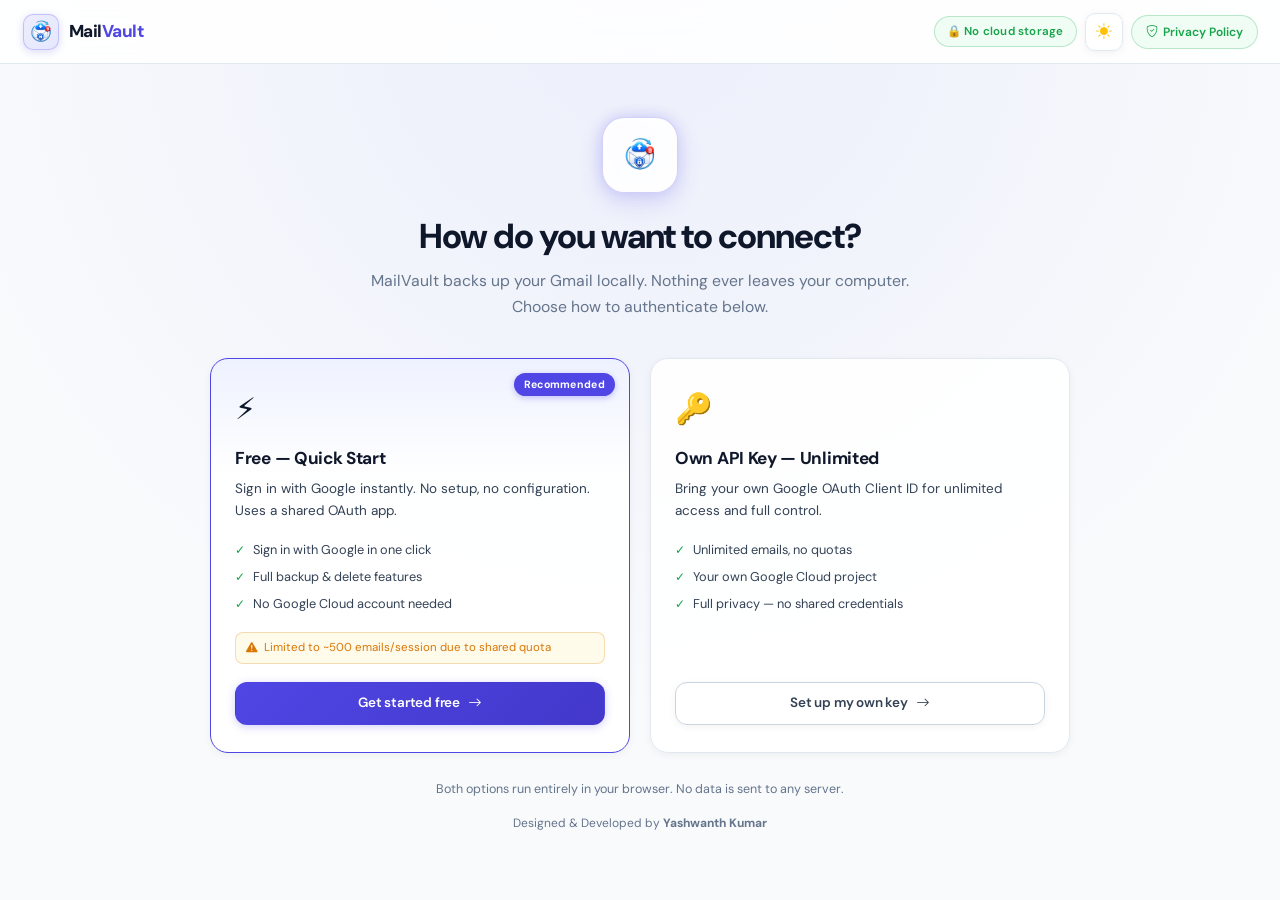
<file: index.html>
<!DOCTYPE html>
<html lang="en">
<head>
  <meta charset="UTF-8">
  <meta name="viewport" content="width=device-width, initial-scale=1.0">
  <title>MailVault — Gmail Backup &amp; Storage</title>
  <!-- Google Fonts -->
  <link rel="preconnect" href="https://fonts.googleapis.com">
  <link rel="preconnect" href="https://fonts.gstatic.com" crossorigin>
  <link href="https://fonts.googleapis.com/css2?family=DM+Sans:ital,opsz,wght@0,9..40,300;0,9..40,400;0,9..40,500;0,9..40,600;0,9..40,700;0,9..40,800;1,9..40,400&family=DM+Mono:wght@400;500&display=swap" rel="stylesheet">
  <!-- Bootstrap 5.3 CSS -->
  <link href="https://cdn.jsdelivr.net/npm/bootstrap@5.3.3/dist/css/bootstrap.min.css" rel="stylesheet">
  <!-- Bootstrap Icons -->
  <link rel="stylesheet" href="https://cdn.jsdelivr.net/npm/bootstrap-icons@1.11.3/font/bootstrap-icons.min.css">
  <!-- Theme Manager (runs immediately to prevent flicker) -->
  <script src="theme.js"></script>
  <!-- Custom Modern Stylesheet -->
  <link rel="stylesheet" href="style.css">
</head>
<body>

<header>
  <div class="container-fluid px-3 px-md-4 h-100 d-flex align-items-center justify-content-between">
    <a href="index.html" class="logo">
      <div class="logo-icon">
        <img src="logo.png" width="36" height="36" alt="MailVault Logo" onerror="this.style.display='none';this.parentElement.innerHTML='📬'">
      </div>
      <span>Mail<em>Vault</em></span>
    </a>

    <div class="hdr-r">
      <span class="badge-security">🔒 No cloud storage</span>

      <button type="button" class="btn-theme-toggle" onclick="toggleTheme()" aria-label="Toggle theme" title="Toggle Light/Dark Theme">
        <i class="bi bi-sun-fill theme-toggle-icon text-warning"></i>
      </button>

      <a href="privacy.html" class="privacy-btn">
        <i class="bi bi-shield-check"></i> Privacy Policy
      </a>

      <span id="tier-badge-hdr" style="display:none" class="tier-badge"></span>

      <div id="uchip" class="uchip">
        <div class="uav" id="uav">?</div>
        <span class="uem" id="uem"></span>
        <button class="usig" onclick="signOut()" title="Sign out from Gmail">Sign out</button>
      </div>
    </div>
  </div>
</header>

<!-- ════════════ LANDING: TIER SELECTION ════════════ -->
<div id="landing-screen">
  <div class="container">
    <div class="tier-wrap mx-auto">
      <div class="tier-hero">
        <div class="tier-icon">
          <img src="logo.png" width="50" height="50" alt="MailVault Logo" onerror="this.style.display='none';this.parentElement.innerHTML='📬'">
        </div>
        <h1 class="tier-title">How do you want to connect?</h1>
        <p class="tier-sub">MailVault backs up your Gmail locally. Nothing ever leaves your computer.<br>Choose how to authenticate below.</p>
      </div>

      <div class="tier-cards">
        <!-- FREE TIER -->
        <div class="tier-card recommended" onclick="chooseTier('free')">
          <div class="tc-icon">⚡</div>
          <div class="tc-name">Free — Quick Start</div>
          <div class="tc-desc">Sign in with Google instantly. No setup, no configuration. Uses a shared OAuth app.</div>
          <div class="tc-perks">
            <div class="tc-perk">Sign in with Google in one click</div>
            <div class="tc-perk">Full backup &amp; delete features</div>
            <div class="tc-perk">No Google Cloud account needed</div>
          </div>
          <div class="tc-limit">
            <i class="bi bi-exclamation-triangle-fill"></i>
            <span>Limited to ~500 emails/session due to shared quota</span>
          </div>
          <button class="btn btn-pr btn-full" style="pointer-events:none">
            Get started free <i class="bi bi-arrow-right"></i>
          </button>
        </div>

        <!-- PRO / OWN KEY TIER -->
        <div class="tier-card" onclick="chooseTier('own')">
          <div class="tc-icon">🔑</div>
          <div class="tc-name">Own API Key — Unlimited</div>
          <div class="tc-desc">Bring your own Google OAuth Client ID for unlimited access and full control.</div>
          <div class="tc-perks">
            <div class="tc-perk">Unlimited emails, no quotas</div>
            <div class="tc-perk">Your own Google Cloud project</div>
            <div class="tc-perk">Full privacy — no shared credentials</div>
          </div>
          <div style="height: 38px"></div><!-- spacer to match limit box height -->
          <button class="btn btn-gh btn-full" style="pointer-events:none">
            Set up my own key <i class="bi bi-arrow-right"></i>
          </button>
        </div>
      </div>

      <p class="tier-footer">Both options run entirely in your browser. No data is sent to any server.</p>
      <p style="font-size:12px;color:var(--tx3);margin-top:.75rem">Designed &amp; Developed by <strong>Yashwanth Kumar</strong></p>
    </div>
  </div>
</div>

<!-- ════════════ LOGIN ════════════ -->
<div id="login-screen">
  <div class="container">
    <div class="row justify-content-center">
      <div class="col-12 col-md-9 col-lg-7 col-xl-6">
        <div class="lcrd mx-auto">
          <div class="lic">
            <img src="logo.png" width="48" height="48" alt="MailVault Logo" onerror="this.style.display='none';this.parentElement.innerHTML='📬'">
          </div>
          <h1 class="ltit" id="login-title">Sign in to Gmail</h1>
          <p class="lsub" id="login-sub">Back up your Gmail to your device.<br>Nothing ever leaves your computer.</p>

          <!-- Permissions box (always shown) -->
          <div class="pbox2">
            <div class="ptit">This app will</div>
            <div class="perm pok">Read your emails &amp; attachments</div>
            <div class="perm pok">Move emails to Trash when you ask</div>
            <div class="perm pok">Permanently delete Trash when you ask</div>
            <div class="perm pno">Upload anything to any server</div>
            <div class="perm pno">Send emails on your behalf</div>
          </div>

          <!-- FREE TIER: one-click sign in -->
          <div id="free-sec" style="display:none">
            <div class="free-notice">
              <strong>⚡ Free tier active</strong>
              Using the shared MailVault OAuth app. Fetching is capped at ~500 emails per session to stay within shared quota.
            </div>
            <button class="btn btn-pr btn-full" onclick="doSignIn()">
              <svg width="18" height="18" viewBox="0 0 18 18" fill="none"><path d="M17.64 9.2c0-.637-.057-1.251-.164-1.84H9v3.481h4.844c-.209 1.125-.843 2.078-1.796 2.716v2.259h2.908c1.702-1.567 2.684-3.875 2.684-6.615z" fill="#4285F4"/><path d="M9 18c2.43 0 4.467-.806 5.956-2.18l-2.908-2.259c-.806.54-1.837.86-3.048.86-2.344 0-4.328-1.584-5.036-3.711H.957v2.332A8.997 8.997 0 0 0 9 18z" fill="#34A853"/><path d="M3.964 10.71A5.41 5.41 0 0 1 3.682 9c0-.593.102-1.17.282-1.71V4.958H.957A8.996 8.996 0 0 0 0 9c0 1.452.348 2.827.957 4.042l3.007-2.332z" fill="#FBBC05"/><path d="M9 3.58c1.321 0 2.508.454 3.44 1.345l2.582-2.58C13.463.891 11.426 0 9 0A8.997 8.997 0 0 0 .957 4.958L3.964 6.29C4.672 4.163 6.656 3.58 9 3.58z" fill="#EA4335"/></svg>
              Sign in with Google
            </button>
          </div>

          <!-- OWN KEY TIER: setup steps + CID input -->
          <div id="setup-sec" style="display:none">
            <div class="notice namber" style="text-align:left;margin-bottom:1.25rem">
              ⚙️ <strong>One-time setup</strong> — get a free Google OAuth Client ID below (~3 min).
            </div>
            <div class="steps">
              <div class="step"><div class="snum">1</div><div>Go to <a href="https://console.cloud.google.com/" target="_blank" rel="noopener">Google Cloud Console</a> → Create project → Enable <strong>Gmail API</strong></div></div>
              <div class="step"><div class="snum">2</div><div><strong>Credentials</strong> → OAuth 2.0 Client ID → Web app → Add <code id="origin-hint">this page's origin</code> as Authorized origin</div></div>
              <div class="step"><div class="snum">3</div><div><strong>OAuth Consent Screen</strong> → Testing → Add your Gmail as a test user</div></div>
              <div class="step"><div class="snum">4</div><div>Copy the Client ID and paste below</div></div>
            </div>
            <label class="flbl" for="cidinp">Google OAuth Client ID</label>
            <input type="text" id="cidinp" class="finp" placeholder="000000000-xxxx.apps.googleusercontent.com" />
            <button class="btn btn-pr btn-full" onclick="saveCid()">Save &amp; Connect Gmail →</button>
          </div>

          <!-- "Already have saved key" sign-in button (own-key after first setup) -->
          <div id="signin-sec" style="display:none">
            <button class="btn btn-pr btn-full" onclick="doSignIn()">
              <svg width="18" height="18" viewBox="0 0 18 18" fill="none"><path d="M17.64 9.2c0-.637-.057-1.251-.164-1.84H9v3.481h4.844c-.209 1.125-.843 2.078-1.796 2.716v2.259h2.908c1.702-1.567 2.684-3.875 2.684-6.615z" fill="#4285F4"/><path d="M9 18c2.43 0 4.467-.806 5.956-2.18l-2.908-2.259c-.806.54-1.837.86-3.048.86-2.344 0-4.328-1.584-5.036-3.711H.957v2.332A8.997 8.997 0 0 0 9 18z" fill="#34A853"/><path d="M3.964 10.71A5.41 5.41 0 0 1 3.682 9c0-.593.102-1.17.282-1.71V4.958H.957A8.996 8.996 0 0 0 0 9c0 1.452.348 2.827.957 4.042l3.007-2.332z" fill="#FBBC05"/><path d="M9 3.58c1.321 0 2.508.454 3.44 1.345l2.582-2.58C13.463.891 11.426 0 9 0A8.997 8.997 0 0 0 .957 4.958L3.964 6.29C4.672 4.163 6.656 3.58 9 3.58z" fill="#EA4335"/></svg>
              Sign in with Google
            </button>
            <div style="margin-top:.85rem;text-align:center">
              <span style="font-size:12px;color:var(--tx3)">Using saved Client ID · </span>
              <span style="font-size:12px;color:var(--ac);cursor:pointer;text-decoration:underline;font-weight:600" onclick="showOwnSetup()">Change</span>
            </div>
          </div>

          <span class="back-link" onclick="goBack()">← Choose a different option</span>
          <p class="priv">Your token stays in memory only. We never store or transmit your emails.</p>
          <p style="font-size:11px;color:var(--tx3);margin-top:.5rem">Designed &amp; Developed by <strong>Yashwanth Kumar</strong></p>
        </div>
      </div>
    </div>
  </div>
</div>

<!-- ════════════ DASHBOARD ════════════ -->
<div id="dash" class="container">

  <!-- STAT CARDS -->
  <div class="sgrid">
    <div class="scard">
      <div class="scard-icon">📮</div>
      <div class="slbl">Total in mailbox</div>
      <div class="sval" id="stot">—</div>
      <div class="ssub">all time</div>
    </div>
    <div class="scard">
      <div class="scard-icon">📨</div>
      <div class="slbl">Loaded</div>
      <div class="sval" id="slod">0</div>
      <div class="ssub">emails fetched</div>
    </div>
    <div class="scard">
      <div class="scard-icon">✅</div>
      <div class="slbl">Selected</div>
      <div class="sval" id="ssel">0</div>
      <div class="ssub">for action</div>
    </div>
    <div class="scard">
      <div class="scard-icon">📦</div>
      <div class="slbl">Est. size</div>
      <div class="sval" id="ssz">0</div>
      <div class="ssub">MB selected</div>
    </div>
    <div class="scard" style="cursor:pointer" onclick="confirmPurge()" title="Click to permanently delete all trash">
      <div class="scard-icon red">🗑️</div>
      <div class="slbl">In Trash</div>
      <div class="sval" id="strash">—</div>
      <div class="ssub" id="strash-sub">click to purge</div>
    </div>
  </div>

  <!-- DATE RANGE CARD -->
  <div class="drp-section">
    <div class="drp-title">
      📅 Load emails by date range
      <span>— pick a start and end month to fetch</span>
    </div>
    <div class="drp-row">
      <div class="drp-grp">
        <label>From</label>
        <div class="drp-inner">
          <select id="startMon" class="fsel" aria-label="Start Month">
            <option value="1">Jan</option><option value="2">Feb</option><option value="3">Mar</option>
            <option value="4">Apr</option><option value="5">May</option><option value="6">Jun</option>
            <option value="7">Jul</option><option value="8">Aug</option><option value="9">Sep</option>
            <option value="10">Oct</option><option value="11">Nov</option><option value="12">Dec</option>
          </select>
          <select id="startYear" class="fsel" aria-label="Start Year"></select>
        </div>
      </div>
      <div class="drp-sep">→</div>
      <div class="drp-grp">
        <label>To</label>
        <div class="drp-inner">
          <select id="endMon" class="fsel" aria-label="End Month">
            <option value="1">Jan</option><option value="2">Feb</option><option value="3">Mar</option>
            <option value="4">Apr</option><option value="5">May</option><option value="6">Jun</option>
            <option value="7">Jul</option><option value="8">Aug</option><option value="9">Sep</option>
            <option value="10">Oct</option><option value="11">Nov</option><option value="12">Dec</option>
          </select>
          <select id="endYear" class="fsel" aria-label="End Year"></select>
        </div>
      </div>
      <div class="drp-actions">
        <button class="btn btn-pr" id="ldbtn" onclick="loadMails()">
          <svg width="14" height="14" viewBox="0 0 24 24" fill="none" stroke="currentColor" stroke-width="2.5"><path d="M21 15v4a2 2 0 0 1-2 2H5a2 2 0 0 1-2-2v-4"/><polyline points="7 10 12 15 17 10"/><line x1="12" y1="15" x2="12" y2="3"/></svg>
          Load emails
        </button>
        <button class="btn btn-gh btn-sm" onclick="clearMails()">Clear</button>
      </div>
    </div>
  </div>

  <!-- TOOLBAR / FILTER BAR -->
  <div class="tbar">
    <div class="swrap">
      <span class="sico"><i class="bi bi-search"></i></span>
      <input type="text" id="sinp" class="sinp" placeholder="Search sender or subject…" oninput="doFilter()" />
    </div>
    <select id="slbl2" class="fsel" onchange="doFilter()" aria-label="Filter by label">
      <option value="">All labels</option>
      <option value="INBOX">Inbox</option>
      <option value="SENT">Sent</option>
      <option value="SPAM">Spam</option>
    </select>
  </div>

  <!-- EMAIL LIST & ACTIVITY TABS -->
  <div class="lcrd2">
    <div class="tabs">
      <div class="tab on" onclick="swTab('emails',this)">📧 Emails</div>
      <div class="tab" onclick="swTab('log',this)">🖥 Activity Log</div>
    </div>
    <div id="tab-emails" class="tpan on" style="padding:0">
      <div id="fnote" class="notice nblue" style="margin:14px;display:none">
        Pick a date range above and click <strong>Load emails</strong>. Nothing is uploaded to any server.
      </div>
      <div id="result-notice" class="result-notice"></div>
      <div class="lhdr">
        <label><input type="checkbox" id="chkall" onchange="togAll(this.checked)" /> Select all visible</label>
        <span class="sbadge" id="selbadge" style="display:none"></span>
        <span class="plbl" id="plbl"></span>
      </div>
      <div id="erows" class="erows">
        <div class="empty">
          <div class="eico">📭</div>
          <div class="empty-title">No emails loaded</div>
          <div class="empty-sub">Select a date range above and click <strong>Load emails</strong></div>
        </div>
      </div>
      <div class="pgn" id="pgn" style="display:none"></div>
    </div>
    <div id="tab-log" class="tpan">
      <div id="logbox">Ready…</div>
    </div>
  </div>
</div>

<!-- ════════════ FLOATING ACTION BAR ════════════ -->
<div class="abar" id="abar" style="display:none">
  <div class="d-none d-md-block" style="font-size:11.5px;color:var(--tx3)">Designed &amp; Developed by <strong>Yashwanth Kumar</strong></div>
  <div class="ainf text-center text-md-start" id="ainf">Select emails above to take action</div>
  <div class="abtns">
    <button class="btn btn-gn" id="dldtn" onclick="dlSelected()" disabled>
      <svg width="15" height="15" viewBox="0 0 24 24" fill="none" stroke="currentColor" stroke-width="2.5"><path d="M21 15v4a2 2 0 0 1-2 2H5a2 2 0 0 1-2-2v-4"/><polyline points="7 10 12 15 17 10"/><line x1="12" y1="15" x2="12" y2="3"/></svg>
      Download selected
    </button>
    <button class="btn btn-rd" id="deltbn" onclick="confirmDel()" disabled>
      <svg width="15" height="15" viewBox="0 0 24 24" fill="none" stroke="currentColor" stroke-width="2.5"><polyline points="3 6 5 6 21 6"/><path d="M19 6l-1 14a2 2 0 0 1-2 2H8a2 2 0 0 1-2-2L5 6"/><path d="M10 11v6M14 11v6"/></svg>
      Move to Trash
    </button>
  </div>
</div>

<!-- ════════════ DELETE CONFIRMATION MODAL ════════════ -->
<div id="delmod" class="mbg">
  <div class="mbox">
    <div class="mtit">Move to Trash?</div>
    <div class="mbdy">You're about to move <strong id="delcnt"></strong> emails to Gmail Trash. They stay there for 30 days before permanent deletion.<br><br>Make sure you've <strong>downloaded your backup first</strong>.</div>
    <div class="mft">
      <button class="btn btn-gh" onclick="closeMod('delmod')">Cancel</button>
      <button class="btn btn-rd" onclick="doDelete()">Yes, Move to Trash</button>
    </div>
  </div>
</div>

<!-- ════════════ PURGE TRASH MODAL ════════════ -->
<div id="purgemod" class="mbg">
  <div class="mbox">
    <div class="mtit" style="color:var(--rd)">⚠️ Permanently Delete Trash?</div>
    <div class="mbdy">This will <strong>permanently delete all <span id="purgecnt">—</span> emails</strong> currently in your Gmail Trash. This action <strong>cannot be undone</strong>.<br><br>Emails in trash are normally auto-deleted after 30 days. This deletes them immediately.</div>
    <div class="mft">
      <button class="btn btn-gh" onclick="closeMod('purgemod')">Cancel</button>
      <button class="btn btn-rd" onclick="doPurge()">Yes, Delete Permanently</button>
    </div>
  </div>
</div>

<!-- ════════════ PROGRESS MODAL ════════════ -->
<div id="progmod">
  <div class="pmod-box">
    <div class="prog-header">
      <div>
        <div class="ptitl" id="ptitl">Preparing download…</div>
        <div class="pstat" id="pstat">Starting…</div>
      </div>
    </div>
    <div class="stages">
      <div class="stage-pill" id="stage-fetch">① Fetch content</div>
      <div class="stage-pill" id="stage-atts">② Attachments</div>
      <div class="stage-pill" id="stage-zip">③ Build ZIP</div>
      <div class="stage-pill" id="stage-compress">④ Compress</div>
    </div>
    <div class="ptrk"><div class="pfil" id="pfil"></div></div>
    <div class="prog-meta">
      <div class="prog-count"><strong id="pdon">0</strong> / <strong id="ptot">0</strong> emails</div>
      <div class="prog-time" id="prog-time">Estimating…</div>
    </div>
    <div class="att-prog" id="att-prog">
      <div class="att-label" id="att-label">Downloading attachment…</div>
      <div class="att-bar-wrap"><div class="att-bar" id="att-bar"></div></div>
    </div>
    <div class="prog-tip">
      💡 <strong>You can switch tabs</strong> while this runs. Come back when it's done — the download will appear automatically.
    </div>
    <div class="prog-footer">
      <div class="pspin"><div class="spin" id="prog-spin"></div><span id="prog-spin-txt">Working…</span></div>
      <button class="btn btn-gh btn-sm" onclick="dlCancel=true;setStat('Cancelling…')">✕ Cancel</button>
    </div>
  </div>
</div>

<!-- Bootstrap 5.3 Bundle JS -->
<script src="https://cdn.jsdelivr.net/npm/bootstrap@5.3.3/dist/js/bootstrap.bundle.min.js"></script>
<!-- Application Logic -->
<script src="app.js"></script>
</body>
</html>
</file>
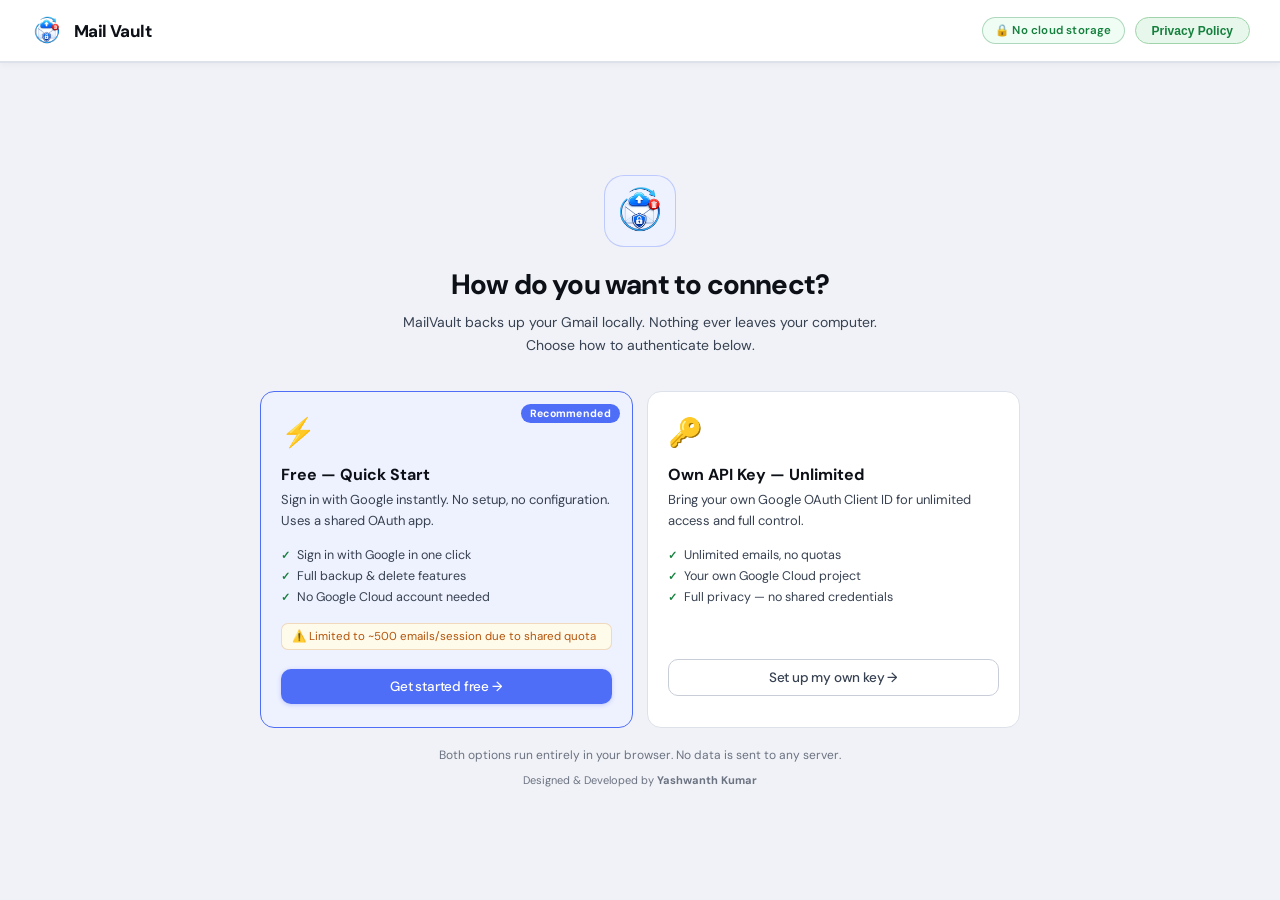
<file: mailvault.html>
<!DOCTYPE html>
<html lang="en">
<head>
<meta charset="UTF-8">
<meta name="viewport" content="width=device-width, initial-scale=1.0">
<title>MailVault — Gmail Backup</title>
<link href="https://fonts.googleapis.com/css2?family=DM+Sans:ital,opsz,wght@0,9..40,300;0,9..40,400;0,9..40,500;0,9..40,600;0,9..40,700;1,9..40,300&family=DM+Mono:wght@400;500&display=swap" rel="stylesheet">
<style>
:root{
  --bg:#f0f2f7;
  --bg2:#ffffff;
  --bg3:#f5f6f9;
  --bg4:#e4e7ed;
  --br:#dde1e9;
  --br2:#c8cdd8;
  --tx:#0d1117;
  --tx2:#374151;
  --tx3:#6b7280;
  --ac:#4f6ef7;
  --ac2:#3a58e0;
  --acbg:#eef1fe;
  --acbr:rgba(79,110,247,.3);
  --gn:#15803d;
  --gnbg:#f0fdf4;
  --gnbr:rgba(21,128,61,.3);
  --rd:#dc2626;
  --rdbg:#fef2f2;
  --rdbr:rgba(220,38,38,.25);
  --am:#b45309;
  --ambg:#fffbeb;
  --r:10px;
  --rl:14px;
  --sh:0 1px 3px rgba(0,0,0,.06),0 4px 16px rgba(0,0,0,.06);
  --shsm:0 2px 6px rgba(0,0,0,.07);
  --shmd:0 8px 32px rgba(0,0,0,.12);
}
*,*::before,*::after{box-sizing:border-box;margin:0;padding:0}
html{font-size:15px;-webkit-font-smoothing:antialiased;-moz-osx-font-smoothing:grayscale}
body{font-family:'DM Sans',sans-serif;background:var(--bg);color:var(--tx);min-height:100vh}
code,.mono{font-family:'DM Mono',monospace}

::-webkit-scrollbar{width:6px;height:6px}
::-webkit-scrollbar-track{background:transparent}
::-webkit-scrollbar-thumb{background:var(--bg4);border-radius:3px}

/* HEADER */
header{
  background:rgba(255,255,255,.97);
  backdrop-filter:blur(20px);
  border-bottom:1px solid var(--br);
  height:62px;display:flex;align-items:center;justify-content:space-between;
  padding:0 2rem;position:sticky;top:0;z-index:50;
  box-shadow:0 1px 0 var(--br),0 2px 8px rgba(0,0,0,.05);
}
.privacy-btn{
    display:inline-flex;
    align-items:center;
    justify-content:center;

    padding:8px 16px;      /* match badge */
    height:27.5px;           /* fixed height */

    border-radius:999px;
    border:1px solid #9fd3a9;

    background:#e8f7ec;
    color:#15803d;

    font-size:12px;
    font-weight:600;
    text-decoration:none;

    box-sizing:border-box;
    transition:all .2s ease;
}

.privacy-btn:hover{
    background:#fee2e2;
    border-color:#fca5a5;
    color:#dc2626;
}
.logo{display:flex;align-items:center;gap:10px;font-size:17px;font-weight:800;letter-spacing:-.6px;color:var(--tx)}
.logo-icon{
  width:34px;height:34px;border-radius:10px;
  background:transparent;
  display:flex;align-items:center;justify-content:center;
  box-shadow:none;
}
.logo em{color:var(--ac);font-style:normal}
.hdr-r{display:flex;align-items:center;gap:10px}
.badge{font-size:11.5px;font-weight:600;padding:5px 12px;border-radius:20px;background:var(--gnbg);color:var(--gn);border:1px solid var(--gnbr);letter-spacing:.2px}
.uchip{display:none;align-items:center;gap:8px;background:var(--bg3);border:1px solid var(--br);border-radius:30px;padding:4px 12px 4px 5px}
.uav{width:28px;height:28px;border-radius:50%;background:linear-gradient(135deg,#4f6ef7,#818cf8);color:#fff;display:flex;align-items:center;justify-content:center;font-size:12px;font-weight:700}
.uem{font-size:12.5px;color:var(--tx2);font-weight:500}
.usig{background:none;border:none;color:var(--tx3);font-size:12px;cursor:pointer;padding:2px 6px;border-radius:5px;transition:color .15s;font-family:inherit}
.usig:hover{color:var(--rd)}

/* BUTTONS */
.btn{display:inline-flex;align-items:center;justify-content:center;gap:7px;padding:9px 18px;border-radius:var(--r);font-size:13.5px;font-weight:500;cursor:pointer;border:none;transition:all .15s;white-space:nowrap;font-family:'DM Sans',sans-serif;letter-spacing:-.2px}
.btn:disabled{opacity:.35;cursor:not-allowed}
.btn-pr{background:var(--ac);color:#fff;box-shadow:0 1px 4px rgba(79,110,247,.3)}
.btn-pr:hover:not(:disabled){background:var(--ac2);transform:translateY(-1px);box-shadow:0 4px 12px rgba(79,110,247,.35)}
.btn-gh{background:var(--bg2);color:var(--tx2);border:1px solid var(--br2)}
.btn-gh:hover:not(:disabled){background:var(--bg3);color:var(--tx)}
.btn-gn{background:var(--gnbg);color:var(--gn);border:1px solid var(--gnbr)}
.btn-gn:hover:not(:disabled){background:#dcfce7}
.btn-rd{background:var(--rdbg);color:var(--rd);border:1px solid var(--rdbr)}
.btn-rd:hover:not(:disabled){background:#fecaca}
.btn-sm{padding:6px 13px;font-size:12.5px}
.btn-full{width:100%}

/* ═══ NEW: LANDING / TIER SELECTION ═════════════════════════════════ */
#landing-screen{display:flex;align-items:center;justify-content:center;min-height:calc(100vh - 62px);padding:2rem}
.tier-wrap{max-width:760px;width:100%;text-align:center}
.tier-hero{margin-bottom:2.25rem}
.tier-icon{width:72px;height:72px;border-radius:20px;background:var(--acbg);border:1px solid var(--acbr);display:flex;align-items:center;justify-content:center;margin:0 auto 1.25rem;font-size:32px}
.tier-title{font-size:28px;font-weight:800;letter-spacing:-.8px;margin-bottom:.5rem}
.tier-sub{font-size:14px;color:var(--tx2);line-height:1.65}
.tier-cards{display:grid;grid-template-columns:1fr 1fr;gap:14px;margin-bottom:1.25rem}
.tier-card{background:var(--bg2);border:1.5px solid var(--br);border-radius:var(--rl);padding:1.5rem 1.35rem;text-align:left;cursor:pointer;transition:all .2s;position:relative;overflow:hidden}
.tier-card:hover{border-color:var(--ac);box-shadow:var(--shmd);transform:translateY(-2px)}
.tier-card.recommended{border-color:var(--ac);background:var(--acbg)}
.tier-card.recommended::before{content:'Recommended';position:absolute;top:12px;right:12px;font-size:10.5px;font-weight:700;background:var(--ac);color:#fff;padding:3px 9px;border-radius:20px;letter-spacing:.3px}
.tc-icon{font-size:28px;margin-bottom:.85rem}
.tc-name{font-size:16px;font-weight:700;margin-bottom:.35rem;color:var(--tx)}
.tc-desc{font-size:13px;color:var(--tx2);line-height:1.6;margin-bottom:1rem}
.tc-perks{display:flex;flex-direction:column;gap:5px;margin-bottom:1.25rem}
.tc-perk{font-size:12.5px;color:var(--tx2);display:flex;align-items:flex-start;gap:7px}
.tc-perk::before{content:'✓';color:var(--gn);font-weight:700;font-size:11px;margin-top:1px;flex-shrink:0}
.tc-limit{font-size:11.5px;color:var(--am);background:var(--ambg);border:1px solid rgba(180,83,9,.2);padding:5px 10px;border-radius:7px;margin-bottom:1.25rem}
.tier-footer{font-size:12px;color:var(--tx3);line-height:1.55}

/* ═══ MODIFIED LOGIN ═══════════════════════════════════════════════════ */
#login-screen{display:none;align-items:center;justify-content:center;min-height:calc(100vh - 62px);padding:2rem}
.lcrd{background:var(--bg2);border:1px solid var(--br);border-radius:20px;box-shadow:var(--shmd);padding:2.5rem 2.25rem;max-width:480px;width:100%;text-align:center;position:relative;overflow:hidden}
.lcrd::before{content:'';position:absolute;top:-80px;left:50%;transform:translateX(-50%);width:300px;height:200px;background:radial-gradient(ellipse,rgba(79,110,247,.08) 0%,transparent 70%);pointer-events:none}
.lic{width:64px;height:64px;border-radius:18px;background:var(--acbg);border:1px solid var(--acbr);display:flex;align-items:center;justify-content:center;margin:0 auto 1.25rem;font-size:28px}
.ltit{font-size:24px;font-weight:700;letter-spacing:-.6px;margin-bottom:.45rem}
.lsub{font-size:13.5px;color:var(--tx2);line-height:1.65;margin-bottom:1.75rem}
.pbox2{background:var(--bg3);border:1px solid var(--br);border-radius:var(--r);padding:.9rem 1.1rem;text-align:left;margin-bottom:1.5rem}
.ptit{font-size:10.5px;font-weight:600;text-transform:uppercase;letter-spacing:.8px;color:var(--tx3);margin-bottom:.65rem}
.perm{display:flex;align-items:center;gap:9px;font-size:13px;color:var(--tx2);padding:4px 0}
.pok::before{content:'✓';color:var(--gn);font-weight:700;font-size:11px;width:18px;height:18px;background:var(--gnbg);border:1px solid var(--gnbr);border-radius:50%;display:inline-flex;align-items:center;justify-content:center;flex-shrink:0}
.pno::before{content:'✗';color:var(--rd);font-weight:700;font-size:11px;width:18px;height:18px;background:var(--rdbg);border:1px solid var(--rdbr);border-radius:50%;display:inline-flex;align-items:center;justify-content:center;flex-shrink:0}
.priv{font-size:11.5px;color:var(--tx3);margin-top:.9rem;line-height:1.55}
.steps{text-align:left;margin-bottom:1.25rem}
.step{display:flex;gap:12px;padding:10px 0;border-bottom:1px solid var(--br);font-size:13px;color:var(--tx2);line-height:1.55}
.step:last-child{border:none}
.snum{width:22px;height:22px;border-radius:50%;background:var(--acbg);border:1px solid var(--acbr);color:var(--ac);display:flex;align-items:center;justify-content:center;font-size:11px;font-weight:700;flex-shrink:0;margin-top:1px}
.step a{color:var(--ac);text-decoration:none}.step a:hover{text-decoration:underline}
.step code{background:var(--bg3);padding:1px 6px;border-radius:5px;font-size:12px;border:1px solid var(--br);color:var(--tx2)}
.flbl{display:block;font-size:12px;font-weight:500;color:var(--tx2);text-align:left;margin-bottom:6px}
.finp{width:100%;font-size:13px;padding:10px 13px;border:1px solid var(--br2);border-radius:var(--r);background:var(--bg2);color:var(--tx);outline:none;transition:all .15s;margin-bottom:12px;font-family:inherit}
.finp:focus{border-color:var(--ac);box-shadow:0 0 0 3px rgba(79,110,247,.1)}
.finp::placeholder{color:var(--tx3)}
.back-link{font-size:12.5px;color:var(--tx3);cursor:pointer;margin-top:1rem;display:inline-block;text-decoration:underline}
.back-link:hover{color:var(--ac)}

/* free tier notice inside login card */
.free-notice{background:var(--gnbg);border:1px solid var(--gnbr);border-radius:var(--r);padding:.75rem 1rem;text-align:left;font-size:13px;color:var(--gn);margin-bottom:1.25rem;line-height:1.55}
.free-notice strong{display:block;margin-bottom:3px;font-size:13.5px}

/* DASHBOARD */
#dash{display:none;max-width:1140px;margin:0 auto;padding:1.75rem 1.5rem 6rem}

/* STAT CARDS */
.sgrid{display:grid;grid-template-columns:repeat(5,1fr);gap:12px;margin-bottom:1.4rem}
.scard{background:var(--bg2);border:1px solid var(--br);border-radius:var(--rl);padding:1.1rem 1.25rem;position:relative;overflow:hidden;box-shadow:var(--shsm);transition:box-shadow .2s,transform .15s}
.scard:hover{box-shadow:var(--shmd);transform:translateY(-1px)}
.scard::after{content:'';position:absolute;top:0;left:0;right:0;height:3px;background:linear-gradient(90deg,var(--ac),#818cf8);opacity:0;transition:opacity .2s}
.scard:hover::after{opacity:1}
.slbl{font-size:10px;font-weight:700;text-transform:uppercase;letter-spacing:.9px;color:var(--tx3);margin-bottom:8px}
.sval{font-size:28px;font-weight:800;letter-spacing:-1.5px;color:var(--tx);line-height:1}
.ssub{font-size:11.5px;color:var(--tx3);margin-top:5px;font-weight:500}
.scard-icon{position:absolute;top:.9rem;right:.9rem;width:34px;height:34px;border-radius:9px;display:flex;align-items:center;justify-content:center;font-size:16px;background:var(--acbg);border:1px solid var(--acbr)}
.scard-icon.red{background:var(--rdbg);border-color:var(--rdbr)}
.scard-icon.green{background:var(--gnbg);border-color:var(--gnbr)}
.scard-icon.amber{background:var(--ambg);border-color:rgba(180,83,9,.2)}

/* DATE RANGE SECTION */
.drp-section{background:var(--bg2);border:1px solid var(--br);border-radius:var(--rl);padding:1.4rem 1.5rem;margin-bottom:12px;box-shadow:var(--shsm)}
.drp-title{font-size:13.5px;font-weight:700;color:var(--tx);margin-bottom:1rem;display:flex;align-items:center;gap:8px}
.drp-title span{color:var(--tx3);font-weight:400;font-size:13px}
.drp-row{display:flex;align-items:flex-end;gap:12px;flex-wrap:wrap}
.drp-grp{display:flex;flex-direction:column;gap:6px;min-width:120px}
.drp-grp label{font-size:11px;font-weight:600;text-transform:uppercase;letter-spacing:.6px;color:var(--tx3)}
.drp-inner{display:flex;gap:6px}
.fsel{padding:9px 30px 9px 12px;border:1px solid var(--br2);border-radius:var(--r);font-size:13px;background:var(--bg2);color:var(--tx);outline:none;cursor:pointer;font-family:inherit;transition:all .15s;appearance:none;-webkit-appearance:none;background-image:url("data:image/svg+xml,%3Csvg xmlns='http://www.w3.org/2000/svg' width='12' height='12' viewBox='0 0 24 24' fill='none' stroke='%239ca3af' stroke-width='2'%3E%3Cpath d='M6 9l6 6 6-6'/%3E%3C/svg%3E");background-repeat:no-repeat;background-position:right 10px center}
.fsel:focus{border-color:var(--ac);box-shadow:0 0 0 3px rgba(79,110,247,.1)}
.drp-sep{display:flex;align-items:center;padding-bottom:10px;color:var(--tx3);font-size:13px;font-weight:500}
.drp-actions{display:flex;gap:8px;align-items:flex-end;padding-bottom:1px;margin-left:auto}

/* TOOLBAR */
.tbar{background:var(--bg2);border:1px solid var(--br);border-radius:var(--r);padding:.75rem 1rem;margin-bottom:10px;display:flex;align-items:center;gap:10px;flex-wrap:wrap;box-shadow:var(--shsm)}
.swrap{flex:1;min-width:200px;position:relative}
.sico{position:absolute;left:11px;top:50%;transform:translateY(-50%);color:var(--tx3);pointer-events:none;font-size:14px}
.sinp{width:100%;padding:8.5px 12px 8.5px 34px;border:1px solid var(--br2);border-radius:var(--r);font-size:13.5px;background:var(--bg);color:var(--tx);outline:none;transition:all .15s;font-family:inherit}
.sinp:focus{border-color:var(--ac);box-shadow:0 0 0 3px rgba(79,110,247,.1)}
.sinp::placeholder{color:var(--tx3)}

/* EMAIL LIST */
.lcrd2{background:var(--bg2);border:1px solid var(--br);border-radius:var(--rl);overflow:hidden;box-shadow:var(--shsm)}
.lhdr{display:flex;align-items:center;gap:10px;padding:.8rem 1.1rem;background:var(--bg3);border-bottom:1px solid var(--br);font-size:13px;color:var(--tx2)}
.lhdr label{cursor:pointer;display:flex;align-items:center;gap:8px;font-weight:600}
.sbadge{background:var(--acbg);color:var(--ac);border:1px solid var(--acbr);font-size:11.5px;font-weight:700;padding:2px 10px;border-radius:12px}
.plbl{margin-left:auto;font-size:12px;color:var(--tx3);font-weight:500}
.erows{display:flex;flex-direction:column}
.erow{display:flex;align-items:center;gap:12px;padding:12px 14px;border-bottom:1px solid var(--br);cursor:pointer;transition:background .1s;user-select:none}
.erow:last-child{border-bottom:none}
.erow:hover{background:#f8f9ff}
.erow.sel{background:var(--acbg)}
.erow input[type=checkbox]{width:16px;height:16px;flex-shrink:0;accent-color:var(--ac);cursor:pointer}
.emeta{flex:1;min-width:0;display:grid;grid-template-columns:200px 1fr;gap:0 12px;align-items:center}
.efrom{font-size:13px;font-weight:700;color:var(--tx);white-space:nowrap;overflow:hidden;text-overflow:ellipsis}
.esubj{font-size:13.5px;color:var(--tx2);white-space:nowrap;overflow:hidden;text-overflow:ellipsis}
.esubj em{color:var(--tx3);font-style:normal}
.esz{font-size:11.5px;color:var(--tx3);flex-shrink:0;width:55px;text-align:right;font-weight:500}
.edt{font-size:11.5px;color:var(--tx3);flex-shrink:0;width:90px;text-align:right;font-weight:500}
.empty{padding:4.5rem 2rem;text-align:center;color:var(--tx3);font-size:14px}
.eico{font-size:40px;margin-bottom:.85rem;opacity:.5}
.empty-title{font-size:16px;font-weight:700;color:var(--tx2);margin-bottom:.4rem}
.empty-sub{font-size:13px;color:var(--tx3);line-height:1.6}
.pgn{display:flex;justify-content:center;align-items:center;gap:8px;padding:.85rem;border-top:1px solid var(--br);background:var(--bg3)}

/* TABS */
.tabs{display:flex;border-bottom:1px solid var(--br);background:var(--bg3)}
.tab{padding:11px 18px;font-size:13.5px;font-weight:500;color:var(--tx3);cursor:pointer;border-bottom:2px solid transparent;margin-bottom:-1px;transition:all .15s;display:flex;align-items:center;gap:6px}
.tab.on{color:var(--ac);border-bottom-color:var(--ac)}
.tab:hover:not(.on){color:var(--tx2)}
.tpan{display:none;padding:1.1rem}.tpan.on{display:block}

/* LOG */
#logbox{font-family:'DM Mono',monospace;font-size:12px;background:#f8f9fb;color:#4b5563;border-radius:8px;border:1px solid var(--br);padding:1rem;max-height:320px;overflow-y:auto;line-height:2}
.lok{color:#16a34a}.lerr{color:#dc2626}.linf{color:#4f6ef7}

/* ACTION BAR */
.abar{position:fixed;bottom:0;left:0;right:0;z-index:40;background:rgba(255,255,255,.98);backdrop-filter:blur(20px);border-top:1px solid var(--br);box-shadow:0 -4px 24px rgba(0,0,0,.08);display:flex;align-items:center;justify-content:space-between;padding:.9rem 2rem;gap:12px}
.ainf{font-size:13.5px;color:var(--tx2);font-weight:500}.ainf strong{color:var(--tx);font-weight:700}
.abtns{display:flex;gap:8px}

/* MODALS */
.mbg{display:none;position:fixed;inset:0;background:rgba(0,0,0,.35);backdrop-filter:blur(4px);z-index:200;align-items:center;justify-content:center}
.mbox{background:var(--bg2);border-radius:var(--rl);padding:1.75rem 2rem;max-width:440px;width:90%;box-shadow:var(--shmd);border:1px solid var(--br);animation:mslide .2s ease}
@keyframes mslide{from{transform:translateY(8px);opacity:0}to{transform:translateY(0);opacity:1}}
.mtit{font-size:18px;font-weight:700;margin-bottom:.5rem;letter-spacing:-.4px}
.mbdy{font-size:13.5px;color:var(--tx2);line-height:1.65;margin-bottom:1.5rem}
.mft{display:flex;gap:8px;justify-content:flex-end}

/* PROGRESS MODAL */
#progmod{display:none;position:fixed;inset:0;background:rgba(0,0,0,.4);backdrop-filter:blur(4px);z-index:300;align-items:center;justify-content:center}
.pmod-box{background:var(--bg2);border-radius:var(--rl);padding:1.75rem 2rem;max-width:500px;width:90%;box-shadow:var(--shmd);border:1px solid var(--br);animation:mslide .2s ease}
.prog-header{display:flex;align-items:flex-start;justify-content:space-between;gap:12px;margin-bottom:.25rem}
.ptitl{font-size:16px;font-weight:700;letter-spacing:-.3px;color:var(--tx);flex:1;line-height:1.4}
.pstat{font-size:12.5px;color:var(--tx3);margin-bottom:1rem;min-height:18px}
.ptrk{height:8px;background:var(--bg4);border-radius:6px;overflow:hidden;margin-bottom:.5rem}
.pfil{height:100%;background:linear-gradient(90deg,var(--ac),#818cf8);border-radius:6px;width:0%;transition:width .3s ease}
.prog-meta{display:flex;justify-content:space-between;align-items:center;margin-bottom:1.1rem}
.prog-count{font-size:12px;color:var(--tx3)}
.prog-count strong{color:var(--tx);font-weight:600}
.prog-time{font-size:12px;font-weight:500;padding:3px 10px;border-radius:20px;background:var(--acbg);color:var(--ac);border:1px solid var(--acbr)}
.prog-time.done{background:var(--gnbg);color:var(--gn);border-color:var(--gnbr)}
.stages{display:flex;gap:6px;margin-bottom:1.1rem;flex-wrap:wrap}
.stage-pill{font-size:11px;font-weight:500;padding:3px 10px;border-radius:20px;background:var(--bg3);color:var(--tx3);border:1px solid var(--br);transition:all .2s}
.stage-pill.active{background:var(--acbg);color:var(--ac);border-color:var(--acbr)}
.stage-pill.done-pill{background:var(--gnbg);color:var(--gn);border-color:var(--gnbr)}
.att-prog{display:none;background:var(--bg3);border:1px solid var(--br);border-radius:8px;padding:.65rem .9rem;margin-bottom:1rem}
.att-prog.show{display:block}
.att-label{font-size:11.5px;color:var(--tx2);margin-bottom:5px;white-space:nowrap;overflow:hidden;text-overflow:ellipsis}
.att-bar-wrap{height:4px;background:var(--bg4);border-radius:3px;overflow:hidden}
.att-bar{height:100%;background:var(--am);border-radius:3px;width:0%;transition:width .2s}
.pspin{display:flex;align-items:center;gap:10px;font-size:12.5px;color:var(--tx2);margin-bottom:1rem}
.spin{width:14px;height:14px;border:2px solid var(--acbr);border-top-color:var(--ac);border-radius:50%;animation:sp .65s linear infinite;flex-shrink:0}
@keyframes sp{to{transform:rotate(360deg)}}
.prog-tip{background:var(--bg3);border:1px solid var(--br);border-radius:8px;padding:.6rem .9rem;font-size:12px;color:var(--tx3);margin-bottom:1rem;line-height:1.5}
.prog-tip strong{color:var(--tx2)}
.prog-footer{display:flex;align-items:center;justify-content:space-between}

/* NOTICES */
.notice{font-size:13px;padding:10px 14px;border-radius:8px;line-height:1.55;margin-bottom:1rem}
.nblue{background:var(--acbg);color:var(--ac);border:1px solid var(--acbr)}
.namber{background:var(--ambg);color:var(--am);border:1px solid rgba(180,83,9,.2)}
.result-notice{display:none;margin:12px;font-size:13px;padding:10px 14px;border-radius:8px;line-height:1.55}

/* tier-mode badge shown in header area */
.tier-badge{font-size:11px;font-weight:600;padding:4px 10px;border-radius:20px;background:var(--acbg);color:var(--ac);border:1px solid var(--acbr)}
.tier-badge.pro{background:var(--ambg);color:var(--am);border-color:rgba(180,83,9,.2)}

@media(max-width:900px){
  .sgrid{grid-template-columns:repeat(3,1fr)}
  .tier-cards{grid-template-columns:1fr}
}
@media(max-width:720px){
  .sgrid{grid-template-columns:repeat(2,1fr)}
  .emeta{grid-template-columns:1fr}
  .efrom{display:none}
  #dash{padding:1rem 1rem 5rem}
  .abar{padding:.75rem 1rem}
  .drp-row{gap:8px}
  .drp-actions{margin-left:0;width:100%}
  .drp-actions .btn{flex:1}
  .stages{display:none}
}
</style>
</head>
<body>

<header>
  <div class="logo">
    <div class="logo-icon"><img src="logo.png" width="42" height="42" style="border-radius:6px"></div>
    Mail Vault
  </div>
  <div class="hdr-r">
    <span class="badge">🔒 No cloud storage</span>
<button onclick="window.location.href='privacy.html'" class="privacy-btn">
      Privacy Policy
    </button>    <span id="tier-badge-hdr" style="display:none" class="tier-badge"></span>
    <div id="uchip" class="uchip">
      <div class="uav" id="uav">?</div>
      <span class="uem" id="uem"></span>
      <button class="usig" onclick="signOut()">Sign out</button>
    </div>
  </div>
</header>

<!-- ════════════ LANDING: TIER SELECTION ════════════ -->
<div id="landing-screen">
  <div class="tier-wrap">
    <div class="tier-hero">
      <div class="tier-icon"><img src="logo.png" width="70" height="70" style="border-radius:6px"></div>
      <h1 class="tier-title">How do you want to connect?</h1>
      <p class="tier-sub">MailVault backs up your Gmail locally. Nothing ever leaves your computer.<br>Choose how to authenticate below.</p>
    </div>
    <div class="tier-cards">

      <!-- FREE TIER -->
      <div class="tier-card recommended" onclick="chooseTier('free')">
        <div class="tc-icon">⚡</div>
        <div class="tc-name">Free — Quick Start</div>
        <div class="tc-desc">Sign in with Google instantly. No setup, no configuration. Uses a shared OAuth app.</div>
        <div class="tc-perks">
          <div class="tc-perk">Sign in with Google in one click</div>
          <div class="tc-perk">Full backup &amp; delete features</div>
          <div class="tc-perk">No Google Cloud account needed</div>
        </div>
        <div class="tc-limit">⚠️ Limited to ~500 emails/session due to shared quota</div>
        <button class="btn btn-pr btn-full" style="pointer-events:none">Get started free →</button>
      </div>

      <!-- PRO / OWN KEY TIER -->
      <div class="tier-card" onclick="chooseTier('own')">
        <div class="tc-icon">🔑</div>
        <div class="tc-name">Own API Key — Unlimited</div>
        <div class="tc-desc">Bring your own Google OAuth Client ID for unlimited access and full control.</div>
        <div class="tc-perks">
          <div class="tc-perk">Unlimited emails, no quotas</div>
          <div class="tc-perk">Your own Google Cloud project</div>
          <div class="tc-perk">Full privacy — no shared credentials</div>
        </div>
        <div style="height:36px"></div><!-- spacer to match limit box height -->
        <button class="btn btn-gh btn-full" style="pointer-events:none">Set up my own key →</button>
      </div>

    </div>
    <p class="tier-footer">Both options run entirely in your browser. No data is sent to any server.</p>
    <p style="font-size:11px;color:var(--tx3);margin-top:.5rem">Designed &amp; Developed by <strong>Yashwanth Kumar</strong></p>
  </div>
</div>

<!-- ════════════ LOGIN ════════════ -->
<div id="login-screen">
  <div class="lcrd">
    <div class="lic"><img src="logo.png" width="70" height="70" style="border-radius:6px"></div>
    <h1 class="ltit" id="login-title">Sign in to Gmail</h1>
    <p class="lsub" id="login-sub">Back up your Gmail to your device.<br>Nothing ever leaves your computer.</p>

    <!-- Permissions box (always shown) -->
    <div class="pbox2">
      <div class="ptit">This app will</div>
      <div class="perm pok">Read your emails &amp; attachments</div>
      <div class="perm pok">Move emails to Trash when you ask</div>
      <div class="perm pok">Permanently delete Trash when you ask</div>
      <div class="perm pno">Upload anything to any server</div>
      <div class="perm pno">Send emails on your behalf</div>
    </div>

    <!-- FREE TIER: one-click sign in -->
    <div id="free-sec" style="display:none">
      <div class="free-notice">
        <strong>⚡ Free tier active</strong>
        Using the shared MailVault OAuth app. Fetching is capped at ~500 emails per session to stay within shared quota.
      </div>
      <button class="btn btn-pr btn-full" onclick="doSignIn()">
        <svg width="17" height="17" viewBox="0 0 18 18" fill="none"><path d="M17.64 9.2c0-.637-.057-1.251-.164-1.84H9v3.481h4.844c-.209 1.125-.843 2.078-1.796 2.716v2.259h2.908c1.702-1.567 2.684-3.875 2.684-6.615z" fill="#4285F4"/><path d="M9 18c2.43 0 4.467-.806 5.956-2.18l-2.908-2.259c-.806.54-1.837.86-3.048.86-2.344 0-4.328-1.584-5.036-3.711H.957v2.332A8.997 8.997 0 0 0 9 18z" fill="#34A853"/><path d="M3.964 10.71A5.41 5.41 0 0 1 3.682 9c0-.593.102-1.17.282-1.71V4.958H.957A8.996 8.996 0 0 0 0 9c0 1.452.348 2.827.957 4.042l3.007-2.332z" fill="#FBBC05"/><path d="M9 3.58c1.321 0 2.508.454 3.44 1.345l2.582-2.58C13.463.891 11.426 0 9 0A8.997 8.997 0 0 0 .957 4.958L3.964 6.29C4.672 4.163 6.656 3.58 9 3.58z" fill="#EA4335"/></svg>
        Sign in with Google
      </button>
    </div>

    <!-- OWN KEY TIER: setup steps + CID input -->
    <div id="setup-sec" style="display:none">
      <div class="notice namber" style="text-align:left;margin-bottom:1rem">
        ⚙️ <strong>One-time setup</strong> — get a free Google OAuth Client ID below (~3 min).
      </div>
      <div class="steps">
        <div class="step"><div class="snum">1</div><div>Go to <a href="https://console.cloud.google.com/" target="_blank">Google Cloud Console</a> → Create project → Enable <strong>Gmail API</strong></div></div>
        <div class="step"><div class="snum">2</div><div><strong>Credentials</strong> → OAuth 2.0 Client ID → Web app → Add <code id="origin-hint">this page's origin</code> as Authorized origin</div></div>
        <div class="step"><div class="snum">3</div><div><strong>OAuth Consent Screen</strong> → Testing → Add your Gmail as a test user</div></div>
        <div class="step"><div class="snum">4</div><div>Copy the Client ID and paste below</div></div>
      </div>
      <label class="flbl" for="cidinp">Google OAuth Client ID</label>
      <input type="text" id="cidinp" class="finp" placeholder="000000000-xxxx.apps.googleusercontent.com" />
      <button class="btn btn-pr btn-full" onclick="saveCid()">Save &amp; Connect Gmail →</button>
    </div>

    <!-- "Already have saved key" sign-in button (own-key after first setup) -->
    <div id="signin-sec" style="display:none">
      <button class="btn btn-pr btn-full" onclick="doSignIn()">
        <svg width="17" height="17" viewBox="0 0 18 18" fill="none"><path d="M17.64 9.2c0-.637-.057-1.251-.164-1.84H9v3.481h4.844c-.209 1.125-.843 2.078-1.796 2.716v2.259h2.908c1.702-1.567 2.684-3.875 2.684-6.615z" fill="#4285F4"/><path d="M9 18c2.43 0 4.467-.806 5.956-2.18l-2.908-2.259c-.806.54-1.837.86-3.048.86-2.344 0-4.328-1.584-5.036-3.711H.957v2.332A8.997 8.997 0 0 0 9 18z" fill="#34A853"/><path d="M3.964 10.71A5.41 5.41 0 0 1 3.682 9c0-.593.102-1.17.282-1.71V4.958H.957A8.996 8.996 0 0 0 0 9c0 1.452.348 2.827.957 4.042l3.007-2.332z" fill="#FBBC05"/><path d="M9 3.58c1.321 0 2.508.454 3.44 1.345l2.582-2.58C13.463.891 11.426 0 9 0A8.997 8.997 0 0 0 .957 4.958L3.964 6.29C4.672 4.163 6.656 3.58 9 3.58z" fill="#EA4335"/></svg>
        Sign in with Google
      </button>
      <div style="margin-top:.75rem;text-align:center">
        <span style="font-size:12px;color:var(--tx3)">Using saved Client ID · </span>
        <span style="font-size:12px;color:var(--ac);cursor:pointer;text-decoration:underline" onclick="showOwnSetup()">Change</span>
      </div>
    </div>

    <span class="back-link" onclick="goBack()">← Choose a different option</span>
    <p class="priv">Your token stays in memory only. We never store or transmit your emails.</p>
    <p style="font-size:11px;color:var(--tx3);margin-top:.5rem">Designed &amp; Developed by <strong>Yashwanth Kumar</strong></p>
  </div>
</div>

<!-- ════════════ DASHBOARD (unchanged) ════════════ -->
<div id="dash">

  <div class="sgrid">
    <div class="scard"><div class="scard-icon">📮</div><div class="slbl">Total in mailbox</div><div class="sval" id="stot">—</div><div class="ssub">all time</div></div>
    <div class="scard"><div class="scard-icon">📨</div><div class="slbl">Loaded</div><div class="sval" id="slod">0</div><div class="ssub">emails fetched</div></div>
    <div class="scard"><div class="scard-icon">✅</div><div class="slbl">Selected</div><div class="sval" id="ssel">0</div><div class="ssub">for action</div></div>
    <div class="scard"><div class="scard-icon">📦</div><div class="slbl">Est. size</div><div class="sval" id="ssz">0</div><div class="ssub">MB selected</div></div>
    <div class="scard" style="cursor:pointer" onclick="confirmPurge()" title="Click to permanently delete all trash">
      <div class="scard-icon red">🗑️</div>
      <div class="slbl">In Trash</div>
      <div class="sval" id="strash">—</div>
      <div class="ssub" id="strash-sub">click to purge</div>
    </div>
  </div>

  <!-- Date Range -->
  <div class="drp-section">
    <div class="drp-title">
      📅 Load emails by date range
      <span>— pick a start and end month to fetch</span>
    </div>
    <div class="drp-row">
      <div class="drp-grp">
        <label>From</label>
        <div class="drp-inner">
          <select id="startMon" class="fsel">
            <option value="1">Jan</option><option value="2">Feb</option><option value="3">Mar</option>
            <option value="4">Apr</option><option value="5">May</option><option value="6">Jun</option>
            <option value="7">Jul</option><option value="8">Aug</option><option value="9">Sep</option>
            <option value="10">Oct</option><option value="11">Nov</option><option value="12">Dec</option>
          </select>
          <select id="startYear" class="fsel"></select>
        </div>
      </div>
      <div class="drp-sep">→</div>
      <div class="drp-grp">
        <label>To</label>
        <div class="drp-inner">
          <select id="endMon" class="fsel">
            <option value="1">Jan</option><option value="2">Feb</option><option value="3">Mar</option>
            <option value="4">Apr</option><option value="5">May</option><option value="6">Jun</option>
            <option value="7">Jul</option><option value="8">Aug</option><option value="9">Sep</option>
            <option value="10">Oct</option><option value="11">Nov</option><option value="12">Dec</option>
          </select>
          <select id="endYear" class="fsel"></select>
        </div>
      </div>
      <div class="drp-actions">
        <button class="btn btn-pr" id="ldbtn" onclick="loadMails()">
          <svg width="14" height="14" viewBox="0 0 24 24" fill="none" stroke="currentColor" stroke-width="2.5"><path d="M21 15v4a2 2 0 0 1-2 2H5a2 2 0 0 1-2-2v-4"/><polyline points="7 10 12 15 17 10"/><line x1="12" y1="15" x2="12" y2="3"/></svg>
          Load emails
        </button>
        <button class="btn btn-gh btn-sm" onclick="clearMails()">Clear</button>
      </div>
    </div>
  </div>

  <!-- Filter bar -->
  <div class="tbar">
    <div class="swrap">
      <span class="sico">🔍</span>
      <input type="text" id="sinp" class="sinp" placeholder="Search sender or subject…" oninput="doFilter()" />
    </div>
    <select id="slbl2" class="fsel" onchange="doFilter()">
      <option value="">All labels</option>
      <option value="INBOX">Inbox</option>
      <option value="SENT">Sent</option>
      <option value="SPAM">Spam</option>
    </select>
  </div>

  <!-- List -->
  <div class="lcrd2">
    <div class="tabs">
      <div class="tab on" onclick="swTab('emails',this)">📧 Emails</div>
      <div class="tab" onclick="swTab('log',this)">🖥 Activity Log</div>
    </div>
    <div id="tab-emails" class="tpan on" style="padding:0">
      <div id="fnote" class="notice nblue" style="margin:12px;display:none">
        Pick a date range above and click <strong>Load emails</strong>. Nothing is uploaded.
      </div>
      <div id="result-notice" class="result-notice"></div>
      <div class="lhdr">
        <label><input type="checkbox" id="chkall" onchange="togAll(this.checked)" style="accent-color:var(--ac)" /> Select all visible</label>
        <span class="sbadge" id="selbadge" style="display:none"></span>
        <span class="plbl" id="plbl"></span>
      </div>
      <div id="erows" class="erows">
        <div class="empty">
          <div class="eico">📭</div>
          <div class="empty-title">No emails loaded</div>
          <div class="empty-sub">Select a date range above and click <strong>Load emails</strong></div>
        </div>
      </div>
      <div class="pgn" id="pgn" style="display:none"></div>
    </div>
    <div id="tab-log" class="tpan">
      <div id="logbox">Ready…</div>
    </div>
  </div>
</div>

<!-- Action bar -->
<div class="abar" id="abar" style="display:none">
  <div style="font-size:11px;color:var(--tx3)">Designed &amp; Developed by <strong>Yashwanth Kumar</strong></div>
  <div class="ainf" id="ainf">Select emails above to take action</div>
  <div class="abtns">
    <button class="btn btn-gn" id="dldtn" onclick="dlSelected()" disabled>
      <svg width="14" height="14" viewBox="0 0 24 24" fill="none" stroke="currentColor" stroke-width="2.5"><path d="M21 15v4a2 2 0 0 1-2 2H5a2 2 0 0 1-2-2v-4"/><polyline points="7 10 12 15 17 10"/><line x1="12" y1="15" x2="12" y2="3"/></svg>
      Download selected
    </button>
    <button class="btn btn-rd" id="deltbn" onclick="confirmDel()" disabled>
      <svg width="14" height="14" viewBox="0 0 24 24" fill="none" stroke="currentColor" stroke-width="2.5"><polyline points="3 6 5 6 21 6"/><path d="M19 6l-1 14a2 2 0 0 1-2 2H8a2 2 0 0 1-2-2L5 6"/><path d="M10 11v6M14 11v6"/></svg>
      Move to Trash
    </button>
  </div>
</div>

<!-- Delete modal -->
<div id="delmod" class="mbg">
  <div class="mbox">
    <div class="mtit">Move to Trash?</div>
    <div class="mbdy">You're about to move <strong id="delcnt"></strong> emails to Gmail Trash. They stay there 30 days before permanent deletion.<br><br>Make sure you've <strong>downloaded your backup first</strong>.</div>
    <div class="mft">
      <button class="btn btn-gh" onclick="closeMod('delmod')">Cancel</button>
      <button class="btn btn-rd" onclick="doDelete()">Yes, Move to Trash</button>
    </div>
  </div>
</div>

<!-- Purge Trash modal -->
<div id="purgemod" class="mbg">
  <div class="mbox">
    <div class="mtit" style="color:var(--rd)">⚠️ Permanently Delete Trash?</div>
    <div class="mbdy">This will <strong>permanently delete all <span id="purgecnt">—</span> emails</strong> currently in your Gmail Trash. This action <strong>cannot be undone</strong>.<br><br>Emails in trash are normally auto-deleted after 30 days. This deletes them immediately.</div>
    <div class="mft">
      <button class="btn btn-gh" onclick="closeMod('purgemod')">Cancel</button>
      <button class="btn btn-rd" onclick="doPurge()">Yes, Delete Permanently</button>
    </div>
  </div>
</div>

<!-- Progress modal -->
<div id="progmod">
  <div class="pmod-box">
    <div class="prog-header">
      <div>
        <div class="ptitl" id="ptitl">Preparing download…</div>
        <div class="pstat" id="pstat">Starting…</div>
      </div>
    </div>
    <div class="stages">
      <div class="stage-pill" id="stage-fetch">① Fetch content</div>
      <div class="stage-pill" id="stage-atts">② Attachments</div>
      <div class="stage-pill" id="stage-zip">③ Build ZIP</div>
      <div class="stage-pill" id="stage-compress">④ Compress</div>
    </div>
    <div class="ptrk"><div class="pfil" id="pfil"></div></div>
    <div class="prog-meta">
      <div class="prog-count"><strong id="pdon">0</strong> / <strong id="ptot">0</strong> emails</div>
      <div class="prog-time" id="prog-time">Estimating…</div>
    </div>
    <div class="att-prog" id="att-prog">
      <div class="att-label" id="att-label">Downloading attachment…</div>
      <div class="att-bar-wrap"><div class="att-bar" id="att-bar"></div></div>
    </div>
    <div class="prog-tip">
      💡 <strong>You can switch tabs</strong> while this runs. Come back when it's done — the download will appear automatically.
    </div>
    <div class="prog-footer">
      <div class="pspin"><div class="spin" id="prog-spin"></div><span id="prog-spin-txt">Working…</span></div>
      <button class="btn btn-gh btn-sm" onclick="dlCancel=true;setStat('Cancelling…')">✕ Cancel</button>
    </div>
  </div>
</div>

<script>
// ═══════════════════════════════════════════════════════════════════════════════
// OBFUSCATED FREE-TIER CLIENT ID
// ─────────────────────────────────────────────────────────────────────────────
// How this works:
//   1. The raw Client ID is XOR-encoded with a key and stored as base64 chunks.
//   2. At runtime, deobf() reassembles and decodes it — never stored in plain text.
//   3. The actual encoding is done OFFLINE by you using the encode-cid.html tool
//      (generated alongside this file). Replace the _E array below with your output.
//
// SECURITY NOTE: This is obfuscation, not encryption. It stops casual scraping
// and automated scans. For real security, lock Authorized Origins in Google Cloud
// Console to https://YOUR-GITHUB-USERNAME.github.io so the CID is useless elsewhere.
// ─────────────────────────────────────────────────────────────────────────────

// ⚠️ REPLACE THIS ARRAY with the output from encode-cid.html ⚠️
// Each element is a base64-encoded XOR'd chunk of your Client ID.
// Example format (NOT real data):
const _E = [
  "dG9QTVtAAA11blVBQRhcQD49",
  "fjcKGgEERFojPFQUVQZaQTkm",
  "JjEREQpHQlE7eAAFHAccUiI5",
  "KjoEAB8RQFYiOBUQAgAcViI7"
];

// XOR key — you can change this in encode-cid.html to match
const _K = [0x4d,0x56,0x61,0x75,0x6c,0x74,0x32,0x35];

function deobf(){
  try{
    const joined=_E.map(chunk=>{
      const raw=atob(chunk);
      return Array.from(raw).map((c,i)=>String.fromCharCode(c.charCodeAt(0)^_K[i%_K.length])).join('');
    }).join('');
    // Basic sanity check — valid Client IDs end with this
    if(!joined.includes('.apps.googleusercontent.com'))return null;
    return joined;
  }catch(e){return null;}
}

// ═══ STATE ═══════════════════════════════════════════════════════════════════
let CID='';           // active client ID (free or own)
let tierMode='';      // 'free' | 'own'
let tok=null,allMails=[],filtered=[],sel=new Set(),page=1,dlCancel=false;
const PG=50,MON=['','January','February','March','April','May','June','July','August','September','October','November','December'];
const FREE_CAP=500;   // max emails loaded in free tier per session

// Timing state for ETA
let dlStartTime=0,dlTotalSteps=0,dlDoneSteps=0;

// ═══ INIT ════════════════════════════════════════════════════════════════════
window.onload=()=>{
  buildDateSelectors();
  // Show the correct origin hint so users paste the right value in Cloud Console
  const el=document.getElementById('origin-hint');
  if(el)el.textContent=window.location.origin||'http://localhost';
  // If user had saved their own CID previously, go straight to own-key login
  const savedCid=localStorage.getItem('mv_cid');
  if(savedCid&&savedCid.includes('.apps.googleusercontent.com')){
    CID=savedCid;tierMode='own';
    document.getElementById('landing-screen').style.display='none';
    showScreen('login');
    showSignin();
    loadGapi(CID);
  }
};

function buildDateSelectors(){
  const now=new Date();
  const curYear=now.getFullYear(),curMon=now.getMonth()+1;
  const syEl=document.getElementById('startYear'),eyEl=document.getElementById('endYear');
  for(let y=curYear;y>=2004;y--){
    syEl.innerHTML+=`<option value="${y}">${y}</option>`;
    eyEl.innerHTML+=`<option value="${y}">${y}</option>`;
  }
  let sm=curMon-3,sy=curYear;
  if(sm<=0){sm+=12;sy--;}
  document.getElementById('startMon').value=sm;
  document.getElementById('startYear').value=sy;
  document.getElementById('endMon').value=curMon;
  document.getElementById('endYear').value=curYear;
}

// ═══ TIER SELECTION ═══════════════════════════════════════════════════════════
function chooseTier(tier){
  tierMode=tier;
  document.getElementById('landing-screen').style.display='none';
  showScreen('login');

  if(tier==='free'){
    // Decode embedded CID
    const decoded=deobf();
    if(!decoded){
      alert('Free tier is temporarily unavailable. Please use your own Client ID or try again later.');
      goBack();return;
    }
    CID=decoded;
    document.getElementById('login-title').textContent='Sign in with Google';
    document.getElementById('login-sub').textContent='Using the free MailVault shared app. Quick and easy.';
    document.getElementById('free-sec').style.display='block';
    document.getElementById('setup-sec').style.display='none';
    document.getElementById('signin-sec').style.display='none';
    loadGapi(CID);
    // Show tier badge
    setTierBadge('⚡ Free tier');
  }else{
    // Own key flow
    document.getElementById('login-title').textContent='Set up your API key';
    document.getElementById('login-sub').textContent='Bring your own Client ID for unlimited access.';
    showOwnSetup();
    setTierBadge('🔑 Own key', true);
  }
}

function showOwnSetup(){
  const savedCid=localStorage.getItem('mv_cid');
  if(savedCid&&savedCid.includes('.apps.googleusercontent.com')){
    document.getElementById('cidinp').value=savedCid;
    document.getElementById('setup-sec').style.display='none';
    document.getElementById('signin-sec').style.display='block';
    document.getElementById('free-sec').style.display='none';
  }else{
    document.getElementById('setup-sec').style.display='block';
    document.getElementById('signin-sec').style.display='none';
    document.getElementById('free-sec').style.display='none';
  }
}

function saveCid(){
  const v=document.getElementById('cidinp').value.trim();
  if(!v.includes('.apps.googleusercontent.com')){alert('Invalid Client ID — it should end in .apps.googleusercontent.com');return;}
  CID=v;tierMode='own';
  localStorage.setItem('mv_cid',CID);
  showSignin();
  loadGapi(CID);
}

function showSignin(){
  document.getElementById('setup-sec').style.display='none';
  document.getElementById('free-sec').style.display='none';
  document.getElementById('signin-sec').style.display='block';
}

function goBack(){
  showScreen('landing');
  tierMode='';CID='';
  // Reset all sections
  document.getElementById('free-sec').style.display='none';
  document.getElementById('setup-sec').style.display='none';
  document.getElementById('signin-sec').style.display='none';
  document.getElementById('tier-badge-hdr').style.display='none';
}

function showScreen(name){
  document.getElementById('landing-screen').style.display=name==='landing'?'flex':'none';
  document.getElementById('login-screen').style.display=name==='login'?'flex':'none';
  document.getElementById('dash').style.display=name==='dash'?'block':'none';
}

function setTierBadge(label,isPro){
  const el=document.getElementById('tier-badge-hdr');
  el.textContent=label;
  el.className='tier-badge'+(isPro?' pro':'');
  el.style.display='';
}

function loadGapi(clientId){
  if(document.getElementById('_gsi'))return;
  const s1=document.createElement('script');s1.id='_gsi';s1.src='https://accounts.google.com/gsi/client';document.head.appendChild(s1);
  const s2=document.createElement('script');s2.src='https://apis.google.com/js/api.js';
  s2.onload=()=>gapi.load('client',()=>gapi.client.init({discoveryDocs:['https://www.googleapis.com/discovery/v1/apis/gmail/v1/rest']}).then(()=>log('Gmail API ready','info')));
  document.head.appendChild(s2);
}

// ═══ AUTH ════════════════════════════════════════════════════════════════════
function doSignIn(){
  if(!CID){alert('No Client ID available. Please try again.');return;}
  google.accounts.oauth2.initTokenClient({
    client_id:CID,
    scope:'https://www.googleapis.com/auth/gmail.readonly https://www.googleapis.com/auth/gmail.modify https://mail.google.com/',
    callback:async(r)=>{
      if(r.error){log('Auth error: '+r.error,'err');return;}
      tok=r.access_token;gapi.client.setToken({access_token:tok});
      await getProfile();
      showScreen('dash');
      document.getElementById('abar').style.display='flex';
      document.getElementById('fnote').style.display='block';
      // Update tier badge label in dash
      if(tierMode==='free')setTierBadge('⚡ Free tier');
      else setTierBadge('🔑 Own key',true);
    }
  }).requestAccessToken();
}

async function getProfile(){
  try{
    const r=await gapi.client.gmail.users.getProfile({userId:'me'});
    const em=r.result.emailAddress;
    document.getElementById('uem').textContent=em;
    document.getElementById('uav').textContent=em[0].toUpperCase();
    document.getElementById('uchip').style.display='flex';
    document.getElementById('stot').textContent=(r.result.messagesTotal||0).toLocaleString();
    log('Signed in as '+em+(tierMode==='free'?' [Free tier — cap: '+FREE_CAP+' emails]':''),'ok');
    loadTrashCount();
  }catch(e){log('Profile error: '+e.message,'err');}
}

async function loadTrashCount(){
  try{
    let count=0,pt=null;
    do{
      const p={userId:'me',labelIds:['TRASH'],maxResults:500,fields:'messages/id,nextPageToken,resultSizeEstimate'};
      if(pt)p.pageToken=pt;
      const r=await gapi.client.gmail.users.messages.list(p);
      count+=(r.result.messages||[]).length;
      pt=r.result.nextPageToken;
    }while(pt);
    document.getElementById('strash').textContent=count.toLocaleString();
    document.getElementById('strash-sub').textContent=count>0?'click to purge':'trash is empty';
  }catch(e){document.getElementById('strash').textContent='?';}
}

function signOut(){
  if(tok)google.accounts.oauth2.revoke(tok,()=>{});
  tok=null;allMails=[];filtered=[];sel.clear();
  showScreen('landing');
  document.getElementById('uchip').style.display='none';
  document.getElementById('tier-badge-hdr').style.display='none';
  tierMode='';CID='';
  // Reset login sections
  document.getElementById('free-sec').style.display='none';
  document.getElementById('setup-sec').style.display='none';
  document.getElementById('signin-sec').style.display='none';
  document.getElementById('abar').style.display='none';
}

// ═══ LOAD EMAILS (Date Range) — UNCHANGED LOGIC + free tier cap ═══════════
function getDateRangeQuery(){
  const sm=parseInt(document.getElementById('startMon').value);
  const sy=parseInt(document.getElementById('startYear').value);
  const em=parseInt(document.getElementById('endMon').value);
  const ey=parseInt(document.getElementById('endYear').value);
  const startDate=new Date(sy,sm-1,1);
  let afterMon=em+1,afterYear=ey;
  if(afterMon>12){afterMon=1;afterYear++;}
  const afterDate=new Date(afterYear,afterMon-1,1);
  const fmt=d=>`${d.getFullYear()}/${String(d.getMonth()+1).padStart(2,'0')}/${String(d.getDate()).padStart(2,'0')}`;
  return{q:`after:${fmt(startDate)} before:${fmt(afterDate)}`,label:`${MON[sm]} ${sy} – ${MON[em]} ${ey}`};
}

function clearMails(){
  allMails=[];filtered=[];sel.clear();
  hideResultNotice();
  document.getElementById('slod').textContent='0';
  document.getElementById('fnote').style.display='block';
  document.getElementById('erows').innerHTML=`<div class="empty"><div class="eico">📭</div><div class="empty-title">No emails loaded</div><div class="empty-sub">Select a date range above and click <strong>Load emails</strong></div></div>`;
  document.getElementById('pgn').style.display='none';
  document.getElementById('chkall').checked=false;
  updateStats();
}

async function loadMails(){
  const{q,label}=getDateRangeQuery();
  const btn=document.getElementById('ldbtn');
  btn.disabled=true;
  btn.innerHTML=`<div class="spin" style="border-color:rgba(255,255,255,.4);border-top-color:#fff;width:13px;height:13px"></div> Loading…`;
  document.getElementById('fnote').style.display='none';
  hideResultNotice();
  allMails=[];filtered=[];sel.clear();
  log(`Fetching emails: ${label}…`,'info');
  // Determine cap for this session
  const cap=tierMode==='free'?FREE_CAP:2000;
  try{
    const ids=[];let pt=null;
    do{
      const p={userId:'me',maxResults:500,q};if(pt)p.pageToken=pt;
      const r=await gapi.client.gmail.users.messages.list(p);
      (r.result.messages||[]).forEach(m=>ids.push(m.id));
      pt=r.result.nextPageToken;
      log('IDs found: '+ids.length+'…','info');
      if(ids.length>=cap){
        log((tierMode==='free'?'Free tier capped':'Capped')+' at '+cap,'info');
        break;
      }
    }while(pt);

    if(ids.length===0){
      showResultNotice('empty',label);
      document.getElementById('slod').textContent='0';
      btn.innerHTML=`<svg width="14" height="14" viewBox="0 0 24 24" fill="none" stroke="currentColor" stroke-width="2.5"><path d="M21 15v4a2 2 0 0 1-2 2H5a2 2 0 0 1-2-2v-4"/><polyline points="7 10 12 15 17 10"/><line x1="12" y1="15" x2="12" y2="3"/></svg> Load emails`;
      btn.disabled=false;updateStats();return;
    }

    document.getElementById('slod').textContent=ids.length.toLocaleString();

    for(let i=0;i<ids.length;i+=200){
      const chunk=ids.slice(i,i+200);
      const res=await Promise.all(chunk.map(id=>
        gapi.client.gmail.users.messages.get({userId:'me',id,format:'metadata',metadataHeaders:['Subject','From','To','Date']})
          .then(r=>r.result).catch(()=>null)
      ));
      for(const msg of res){
        if(!msg)continue;
        const h={};(msg.payload?.headers||[]).forEach(x=>h[x.name]=x.value);
        const d=new Date(h['Date']||0);
        allMails.push({id:msg.id,threadId:msg.threadId,from:h['From']||'',subject:h['Subject']||'(no subject)',date:isNaN(d)?new Date(0):d,dateStr:h['Date']||'',size:msg.sizeEstimate||0,snippet:msg.snippet||'',labels:msg.labelIds||[]});
      }
      document.getElementById('slod').textContent=ids.length.toLocaleString();
      log('Loaded metadata: '+allMails.length+'/'+ids.length,'info');
    }
    allMails.sort((a,b)=>b.date-a.date);
    doFilter();
    const capNote=tierMode==='free'&&ids.length>=FREE_CAP?' (free tier cap — upgrade for more)':'';
    log('✓ '+allMails.length+' emails loaded for '+label+capNote,'ok');
    showResultNotice('ok',label,ids.length,tierMode==='free'&&ids.length>=FREE_CAP);
    btn.innerHTML=`<svg width="14" height="14" viewBox="0 0 24 24" fill="none" stroke="currentColor" stroke-width="2.5"><path d="M21 15v4a2 2 0 0 1-2 2H5a2 2 0 0 1-2-2v-4"/><polyline points="7 10 12 15 17 10"/><line x1="12" y1="15" x2="12" y2="3"/></svg> Refresh`;
  }catch(e){
    log('Error: '+e.message,'err');
    btn.innerHTML=`<svg width="14" height="14" viewBox="0 0 24 24" fill="none" stroke="currentColor" stroke-width="2.5"><path d="M21 15v4a2 2 0 0 1-2 2H5a2 2 0 0 1-2-2v-4"/><polyline points="7 10 12 15 17 10"/><line x1="12" y1="15" x2="12" y2="3"/></svg> Load emails`;
  }
  btn.disabled=false;
}

function showResultNotice(type,label,count,capped){
  const el=document.getElementById('result-notice');
  if(type==='empty'){
    el.style.cssText='display:block;background:var(--bg3);border:1px solid var(--br);color:var(--tx2)';
    el.innerHTML=`🔍 No emails found for <strong>${label}</strong>. Try a different date range.`;
    document.getElementById('erows').innerHTML=`<div class="empty"><div class="eico">🔍</div><div class="empty-title">No results for ${esc(label)}</div><div class="empty-sub">No emails were found in this date range.<br>Try adjusting the start or end month.</div></div>`;
    document.getElementById('pgn').style.display='none';
  }else{
    el.style.cssText='display:block;background:var(--gnbg);border:1px solid var(--gnbr);color:var(--gn)';
    const capMsg=capped?` <span style="color:var(--am);font-weight:600">(free tier cap — use your own key for more)</span>`:'';
    el.innerHTML=`✅ Loaded <strong>${count.toLocaleString()} emails</strong> for <strong>${label}</strong>${capMsg}`;
  }
}
function hideResultNotice(){document.getElementById('result-notice').style.display='none';}

// ═══ FILTER / RENDER — UNCHANGED ══════════════════════════════════════════
function doFilter(){
  const q=document.getElementById('sinp').value.toLowerCase();
  const lb=document.getElementById('slbl2').value;
  filtered=allMails.filter(e=>{
    if(lb&&!e.labels.includes(lb))return false;
    if(q&&!e.from.toLowerCase().includes(q)&&!e.subject.toLowerCase().includes(q))return false;
    return true;
  });
  page=1;renderList();
}

function renderList(){
  const s=(page-1)*PG,end=Math.min(s+PG,filtered.length),pg=filtered.slice(s,end);
  const rows=document.getElementById('erows');
  if(!pg.length&&allMails.length>0){
    rows.innerHTML='<div class="empty"><div class="eico">🔍</div><div class="empty-title">No matches</div><div class="empty-sub">Try a different search or label filter.</div></div>';
    document.getElementById('pgn').style.display='none';
    document.getElementById('plbl').textContent='';updateStats();return;
  }
  if(!pg.length){
    rows.innerHTML=`<div class="empty"><div class="eico">📭</div><div class="empty-title">No emails loaded</div><div class="empty-sub">Select a date range above and click <strong>Load emails</strong></div></div>`;
    document.getElementById('pgn').style.display='none';
    document.getElementById('plbl').textContent='';updateStats();return;
  }
  rows.innerHTML=pg.map(e=>{
    const isS=sel.has(e.id);
    const from=e.from.replace(/<[^>]+>/g,'').replace(/"/g,'').trim()||e.from;
    const snip=e.snippet?` — <em>${esc(e.snippet.substring(0,55))}</em>`:'';
    return `<div class="erow${isS?' sel':''}" onclick="togRow('${e.id}',event)">
      <input type="checkbox" ${isS?'checked':''} onclick="event.stopPropagation();togRow('${e.id}',{_c:true})" style="accent-color:var(--ac)"/>
      <div class="emeta"><div class="efrom">${esc(from)}</div><div class="esubj">${esc(e.subject)}${snip}</div></div>
      <div class="esz">${fsize(e.size)}</div><div class="edt">${fdate(e.date)}</div>
    </div>`;
  }).join('');
  const tot=Math.ceil(filtered.length/PG);
  document.getElementById('plbl').textContent=tot>1?`Page ${page}/${tot}`:`${filtered.length} emails`;
  renderPgn(tot);updateStats();
}

function renderPgn(tot){
  const pg=document.getElementById('pgn');
  if(tot<=1){pg.style.display='none';return;}
  pg.style.display='flex';
  pg.innerHTML=`<button class="btn btn-gh btn-sm" onclick="goPage(${page-1})" ${page===1?'disabled':''}>← Prev</button>
    <span style="font-size:13px;color:var(--tx3);padding:0 12px">${page}/${tot}</span>
    <button class="btn btn-gh btn-sm" onclick="goPage(${page+1})" ${page===tot?'disabled':''}>Next →</button>`;
}

function goPage(p){const t=Math.ceil(filtered.length/PG);if(p<1||p>t)return;page=p;renderList();document.getElementById('erows').scrollIntoView({behavior:'smooth'});}
function togRow(id,ev){if(ev._c||ev.target?.tagName==='INPUT'||ev.target?.closest?.('.erow')){sel.has(id)?sel.delete(id):sel.add(id);renderList();}}
function togAll(chk){filtered.forEach(e=>chk?sel.add(e.id):sel.delete(e.id));renderList();}

function updateStats(){
  const n=sel.size;
  document.getElementById('ssel').textContent=n.toLocaleString();
  const bytes=allMails.filter(e=>sel.has(e.id)).reduce((s,e)=>s+e.size,0);
  document.getElementById('ssz').textContent=(bytes/1048576).toFixed(1);
  document.getElementById('slod').textContent=allMails.length.toLocaleString();
  document.getElementById('dldtn').disabled=!n;
  document.getElementById('deltbn').disabled=!n;
  document.getElementById('ainf').innerHTML=n?`<strong>${n}</strong> email${n!==1?'s':''} selected`:'Select emails above to take action';
  const b=document.getElementById('selbadge');
  if(n){b.textContent=n+' selected';b.style.display='';}else b.style.display='none';
}

// ═══ STAGE HELPERS — UNCHANGED ════════════════════════════════════════════
function setStage(id){
  ['fetch','atts','zip','compress'].forEach(s=>{
    const el=document.getElementById('stage-'+s);
    el.classList.remove('active','done-pill');
  });
  const order=['fetch','atts','zip','compress'];
  const idx=order.indexOf(id);
  order.forEach((s,i)=>{
    const el=document.getElementById('stage-'+s);
    if(i<idx)el.classList.add('done-pill');
    else if(i===idx)el.classList.add('active');
  });
}

// ═══ ETA HELPERS — UNCHANGED ══════════════════════════════════════════════
function startTimer(total){dlStartTime=Date.now();dlTotalSteps=total;dlDoneSteps=0;updateETA(0);}
function tickTimer(done){dlDoneSteps=done;updateETA(done/dlTotalSteps);}
function updateETA(fraction){
  const el=document.getElementById('prog-time');
  if(fraction<=0.02){el.textContent='Estimating…';el.className='prog-time';return;}
  if(fraction>=1){el.textContent='Almost done…';el.className='prog-time done';return;}
  const elapsed=(Date.now()-dlStartTime)/1000;
  const totalEst=elapsed/fraction;
  const remaining=Math.max(0,totalEst-elapsed);
  const mins=Math.floor(remaining/60);
  const secs=Math.floor(remaining%60);
  let txt='';
  if(mins>0)txt=`~${mins}m ${secs}s left`;
  else if(secs>10)txt=`~${secs}s left`;
  else txt='Almost done…';
  el.textContent=txt;
  el.className=remaining<30?'prog-time done':'prog-time';
}

// ═══ ATTACHMENT WITH TIMEOUT + RETRY — UNCHANGED ══════════════════════════
async function fetchAttWithRetry(messageId,attachmentId,retries=3,timeoutMs=20000){
  for(let attempt=0;attempt<=retries;attempt++){
    try{
      const result=await Promise.race([
        gapi.client.gmail.users.messages.attachments.get({userId:'me',messageId,id:attachmentId}),
        new Promise((_,rej)=>setTimeout(()=>rej(new Error('Timeout')),timeoutMs))
      ]);
      if(!result?.result?.data){
        if(attempt===retries)throw new Error('No attachment data returned');
        log(`Attachment empty, retry ${attempt+1}…`,'info');
        await new Promise(r=>setTimeout(r,1000*(attempt+1)));
        continue;
      }
      return result;
    }catch(e){
      if(attempt===retries)throw e;
      log(`Attachment retry ${attempt+1}…`,'info');
      await new Promise(r=>setTimeout(r,1500*(attempt+1)));
    }
  }
}

// ═══ DOWNLOAD — UNCHANGED LOGIC ═══════════════════════════════════════════
async function dlSelected(){
  const mails=allMails.filter(e=>sel.has(e.id));if(!mails.length)return;
  dlCancel=false;
  document.getElementById('dldtn').disabled=true;
  document.getElementById('pfil').style.width='0%';
  document.getElementById('pdon').textContent='0';
  document.getElementById('ptot').textContent=mails.length;
  document.getElementById('att-prog').classList.remove('show');
  document.getElementById('prog-time').textContent='Estimating…';
  document.getElementById('prog-time').className='prog-time';
  setStage('fetch');
  showMod('progmod');
  setProg('Fetching email content','Loading emails from Gmail…',0);
  startTimer(mails.length*3);
  const full=[];let done=0;

  for(let i=0;i<mails.length;i+=5){
    if(dlCancel)break;
    const chunk=mails.slice(i,i+5);
    const res=await Promise.allSettled(chunk.map(e=>
      gapi.client.gmail.users.messages.get({userId:'me',id:e.id,format:'full'}).then(r=>({...e,full:r.result}))
    ));
    res.forEach(r=>{
      if(r.status==='fulfilled')full.push(r.value);
      else log('Skipped: '+(r.reason?.message||'error'),'err');
      done++;
    });
    const pct=(done/mails.length)*33;
    document.getElementById('pfil').style.width=pct+'%';
    document.getElementById('pdon').textContent=done;
    document.getElementById('pstat').textContent=`Fetched ${done} of ${mails.length} emails`;
    tickTimer(done);
    await tick();
  }

  if(!dlCancel&&full.length){
    setProg('Building ZIP','Loading JSZip library…',33);
    if(!window.JSZip)await ldScript('https://cdnjs.cloudflare.com/ajax/libs/jszip/3.10.1/jszip.min.js');
    await buildZip(full);
  }

  closeMod('progmod');
  document.getElementById('dldtn').disabled=sel.size===0;
}

async function buildZip(mails){
  const zip=new JSZip();let built=0;
  let totalAtts=0;
  const allAttsPerMail=mails.map(e=>{const a=getAtts(e.full.payload);totalAtts+=a.length;return a;});
  setStage('atts');
  document.getElementById('pdon').textContent='0';
  document.getElementById('ptot').textContent=mails.length;

  for(let mi=0;mi<mails.length;mi++){
    if(dlCancel)break;
    const e=mails[mi];
    const yr=e.date.getFullYear()||'Unknown';
    const mo=MON[e.date.getMonth()+1]||'Unknown';
    const safeSub=e.subject.replace(/[/\\?%*:|"<>]/g,'-').substring(0,80);
    const dp=e.date.getTime()===0?'0000-00-00':e.date.toISOString().slice(0,10);
    const fn=`${dp} - ${safeSub}`;
    const fld=zip.folder(`${yr}/${mo}`);
    const atts=allAttsPerMail[mi];
    const attMap={};

    if(atts.length){
      const af=fld.folder(`${fn}_attachments`);
      const attProg=document.getElementById('att-prog');
      attProg.classList.add('show');

      for(let ai=0;ai<atts.length;ai++){
        if(dlCancel)break;
        const att=atts[ai];
        document.getElementById('att-label').textContent=`📎 ${att.filename} (${fsize(att.size)}) — email ${mi+1}/${mails.length}`;
        document.getElementById('att-bar').style.width=((ai/atts.length)*100)+'%';
        try{
          const r=await fetchAttWithRetry(e.id,att.attachmentId);
          if(r.result?.data){
            const b64=r.result.data.replace(/-/g,'+').replace(/_/g,'/');
            const bin=Uint8Array.from(atob(b64),c=>c.charCodeAt(0));
            const sn=att.filename.replace(/[/\\?%*:|"<>]/g,'-');
            af.file(sn,bin,{binary:true});attMap[att.attachmentId]=sn;
            log('📎 '+att.filename,'ok');
          }
        }catch(er){log('Att skipped ('+att.filename+'): '+er.message,'err');}
        const attsDoneSoFar=allAttsPerMail.slice(0,mi).reduce((s,a)=>s+a.length,0)+ai+1;
        const attPct=totalAtts>0?(attsDoneSoFar/totalAtts)*33:0;
        document.getElementById('pfil').style.width=(33+attPct)+'%';
      }
      document.getElementById('att-bar').style.width='100%';
      await tick();
    }

    fld.file(`${fn}.html`,makeEmailHtml(e,attMap,atts.length?`${fn}_attachments`:null));
    built++;
    setStage('zip');
    const buildPct=(built/mails.length)*17;
    document.getElementById('pfil').style.width=(66+buildPct)+'%';
    document.getElementById('pdon').textContent=built;
    document.getElementById('pstat').textContent=`Built ${built} of ${mails.length} emails`;
    tickTimer(mails.length+built);
    if(built%5===0)await tick();
  }

  document.getElementById('att-prog').classList.remove('show');
  zip.file('index.html',makeIndex(mails));
  setStage('compress');
  setProg('Compressing…','Compressing ZIP file…',83);
  document.getElementById('prog-time').textContent='Almost done…';
  document.getElementById('prog-spin-txt').textContent='Compressing…';
  await tick();
  let lastYield=Date.now();
  const blob=await zip.generateAsync(
    {type:'blob',compression:'DEFLATE',compressionOptions:{level:4}},
    async m=>{
      const pct=83+(m.percent/100)*17;
      document.getElementById('pfil').style.width=pct.toFixed(0)+'%';
      document.getElementById('pstat').textContent='Compressing… '+m.percent.toFixed(0)+'%';
      if(Date.now()-lastYield>150){lastYield=Date.now();await tick();}
    }
  );
  document.getElementById('pfil').style.width='100%';
  document.getElementById('prog-time').textContent='Done!';
  document.getElementById('prog-time').className='prog-time done';
  const url=URL.createObjectURL(blob);
  const a=document.createElement('a');a.href=url;a.download=`MailVault_${new Date().toISOString().slice(0,10)}.zip`;
  document.body.appendChild(a);a.click();document.body.removeChild(a);
  setTimeout(()=>URL.revokeObjectURL(url),8000);
  log('✓ Downloaded '+mails.length+' emails + attachments','ok');
}

// ── UTF-8 safe base64 decode — UNCHANGED ─────────────────────────────────────
function b64dec(data){
  if(!data)return'';
  try{
    const b64=(data+'').replace(/-/g,'+').replace(/_/g,'/');
    const pad=b64.length%4?b64+'===='.slice(b64.length%4):'';
    const raw=atob(pad||b64);
    const bytes=new Uint8Array(raw.length);
    for(let i=0;i<raw.length;i++)bytes[i]=raw.charCodeAt(i);
    return new TextDecoder('utf-8',{fatal:false}).decode(bytes);
  }catch(e){return'';}
}

function getBodies(payload,r={h:null,t:null}){
  if(!payload)return r;
  const m=(payload.mimeType||'').toLowerCase();
  if(m==='text/html'&&payload.body?.data&&!r.h){r.h=b64dec(payload.body.data);}
  else if(m==='text/plain'&&payload.body?.data&&!r.t){r.t=b64dec(payload.body.data);}
  if(m.startsWith('multipart/')&&payload.parts){payload.parts.forEach(p=>getBodies(p,r));}
  return{html:r.h,text:r.t};
}

function getAtts(payload,list=[]){
  if(!payload)return list;
  if(payload.filename&&payload.filename.length>0&&payload.body?.attachmentId)
    list.push({filename:payload.filename,mimeType:payload.mimeType||'',size:payload.body.size||0,attachmentId:payload.body.attachmentId});
  if(payload.parts)payload.parts.forEach(p=>getAtts(p,list));
  return list;
}

function makeEmailHtml(e,attMap,attFolder){
  const H={};(e.full.payload?.headers||[]).forEach(h=>H[h.name]=h.value);
  const{html,text}=getBodies(e.full.payload);
  const atts=getAtts(e.full.payload);
  let body;
  if(html){body=`<div class="ehtml">${html}</div>`;}
  else if(text){
    const lines=text.split('\n').map(l=>{
      const e2=l.replace(/&/g,'&amp;').replace(/</g,'&lt;').replace(/>/g,'&gt;');
      const linked=e2.replace(/(https?:\/\/[^\s<>"]+)/g,'<a href="$1" target="_blank" rel="noopener">$1</a>');
      if(l.startsWith('>')||l.startsWith('&gt;'))return`<span class="qt">${linked}</span>`;
      return linked;
    });
    body=`<pre class="plain">${lines.join('\n')}</pre>`;
  }else{body='<p class="nocon">No readable content found.</p>';}
  let attSec='';
  if(atts.length){
    const items=atts.map(a=>{
      const nm=a.filename||'attachment';
      const saved=attMap&&attMap[a.attachmentId];
      return saved
        ?`<a class="abtn" href="${safeEnc(attFolder)}/${safeEnc(attMap[a.attachmentId])}" download="${esc(nm)}">📎 ${esc(nm)} <small>(${fsize(a.size)})</small></a>`
        :`<span class="abtn amis">📎 ${esc(nm)} <small>(${fsize(a.size)})</small></span>`;
    }).join('');
    attSec=`<div class="awrap"><div class="ahead">Attachments (${atts.length})</div><div class="alist">${items}</div></div>`;
  }
  return`<!DOCTYPE html>
<html lang="en"><head><meta charset="UTF-8"><meta name="viewport" content="width=device-width,initial-scale=1">
<title>${esc(e.subject)}</title>
<style>
*{box-sizing:border-box;margin:0;padding:0}
body{background:#f4f5f7;font-family:-apple-system,BlinkMacSystemFont,'Segoe UI',Roboto,sans-serif;color:#111;min-height:100vh}
.wrap{max-width:820px;margin:24px auto;background:#fff;border-radius:14px;border:1px solid #e0e3e8;overflow:hidden;box-shadow:0 2px 12px rgba(0,0,0,.07)}
.hdr{padding:22px 28px 18px;border-bottom:1px solid #edeef1}
.subj{font-size:20px;font-weight:700;line-height:1.35;letter-spacing:-.3px;color:#0f1117;margin-bottom:14px}
.meta{display:grid;grid-template-columns:52px 1fr;gap:4px 10px;font-size:13px}
.ml{color:#9098a6;font-weight:600}.mv{color:#4b5260;word-break:break-word}.mv a{color:#4f6ef7}
.awrap{padding:12px 28px;background:#f7f8fa;border-bottom:1px solid #edeef1}
.ahead{font-size:11px;font-weight:700;text-transform:uppercase;letter-spacing:.5px;color:#9098a6;margin-bottom:8px}
.alist{display:flex;flex-wrap:wrap;gap:8px}
.abtn{display:inline-flex;align-items:center;gap:6px;padding:6px 13px;background:#eef1fe;color:#4f6ef7;border:1px solid rgba(79,110,247,.2);border-radius:8px;font-size:13px;text-decoration:none}
.abtn:hover{background:#dde4fd}.abtn small{color:#9098a6;font-size:11px}
.amis{background:#f0f0f0;color:#888;border-color:#ddd;cursor:default}
.body{padding:24px 28px}
.ehtml{font-size:14px;line-height:1.6;color:#111}.ehtml img{max-width:100%;height:auto}.ehtml a{color:#4f6ef7}.ehtml table{max-width:100%;border-collapse:collapse}
.plain{font-family:'Menlo','Consolas',monospace;font-size:13.5px;line-height:1.75;white-space:pre-wrap;word-break:break-word;color:#1e2030}
.plain .qt{color:#9098a6;border-left:3px solid #d0d4dc;padding-left:8px;display:block;margin:1px 0}
.plain a{color:#4f6ef7}.nocon{color:#9098a6;font-style:italic;font-size:14px}
.foot{padding:12px 28px;background:#f7f8fa;border-top:1px solid #edeef1;font-size:11px;color:#b0b8c6;text-align:center}
@media(max-width:600px){.wrap{margin:0;border-radius:0}.hdr,.body,.awrap,.foot{padding-left:16px;padding-right:16px}}
</style></head>
<body><div class="wrap">
<div class="hdr">
  <div class="subj">${esc(e.subject)}</div>
  <div class="meta">
    <span class="ml">From</span><span class="mv">${esc(H['From']||e.from)}</span>
    <span class="ml">To</span><span class="mv">${esc(H['To']||'')}</span>
    ${H['Cc']?`<span class="ml">Cc</span><span class="mv">${esc(H['Cc'])}</span>`:''}
    <span class="ml">Date</span><span class="mv">${esc(H['Date']||e.dateStr)}</span>
  </div>
</div>
${attSec}
<div class="body">${body}</div>
<div class="foot">Saved by MailVault · ${new Date().toLocaleDateString()}</div>
</div></body></html>`;
}

function makeIndex(mails){
  const rows=mails.map(e=>{
    const yr=e.date.getFullYear()||'Unknown',mo=MON[e.date.getMonth()+1]||'Unknown';
    const ss=e.subject.replace(/[/\\?%*:|"<>]/g,'-').substring(0,80);
    const dp=e.date.getTime()===0?'0000-00-00':e.date.toISOString().slice(0,10);
    const fn=safeEnc(yr)+'/'+safeEnc(mo)+'/'+safeEnc(`${dp} - ${ss}.html`);
    const from=e.from.replace(/<[^>]+>/g,'').replace(/"/g,'').trim();
    return`<tr><td>${esc(dp)}</td><td>${esc(from)}</td><td><a href="${fn}">${esc(e.subject)}</a></td></tr>`;
  }).join('');
  return`<!DOCTYPE html><html><head><meta charset="UTF-8"><title>MailVault Backup</title>
<style>body{font-family:sans-serif;max-width:900px;margin:0 auto;padding:2rem;background:#f4f5f7}h1{font-size:22px;margin-bottom:.5rem}p{color:#666;font-size:13px;margin-bottom:1.5rem}
table{width:100%;background:#fff;border-collapse:collapse;border-radius:10px;overflow:hidden;border:1px solid #e0e3e8}th{text-align:left;padding:10px 14px;font-size:11px;text-transform:uppercase;letter-spacing:.4px;color:#9098a6;border-bottom:2px solid #e0e3e8}
td{padding:9px 14px;font-size:13px;border-bottom:1px solid #f0f0f0}td:first-child{color:#9098a6;white-space:nowrap}tr:hover td{background:#f7f8fa}a{color:#4f6ef7;text-decoration:none}a:hover{text-decoration:underline}</style></head>
<body><h1>📬 MailVault Backup</h1><p>Generated ${new Date().toLocaleString()} · ${mails.length} emails</p>
<table><thead><tr><th>Date</th><th>From</th><th>Subject</th></tr></thead><tbody>${rows}</tbody></table></body></html>`;
}

// ═══ DELETE — UNCHANGED ═══════════════════════════════════════════════════
function confirmDel(){
  if(!sel.size)return;
  document.getElementById('delcnt').textContent=sel.size+' email'+(sel.size!==1?'s':'');
  showMod('delmod');
}

async function doDelete(){
  closeMod('delmod');
  const ids=[...sel];
  document.getElementById('deltbn').disabled=true;
  document.getElementById('dldtn').disabled=true;
  document.getElementById('att-prog').classList.remove('show');
  document.querySelector('.stages').style.display='none';
  document.querySelector('.prog-tip').style.display='none';
  document.getElementById('pfil').style.width='0%';
  document.getElementById('pdon').textContent='0';
  document.getElementById('ptot').textContent=ids.length;
  document.getElementById('ptitl').textContent='Moving to Trash…';
  document.getElementById('pstat').textContent='Starting…';
  document.getElementById('prog-time').textContent='Estimating…';
  document.getElementById('prog-time').className='prog-time';
  document.getElementById('prog-spin-txt').textContent='Working…';
  dlCancel=false;
  showMod('progmod');
  startTimer(ids.length);
  log('Moving '+ids.length+' emails to Trash…','info');
  let moved=0,errs=0;

  for(let i=0;i<ids.length;i+=10){
    if(dlCancel)break;
    const chunk=ids.slice(i,i+10);
    const res=await Promise.allSettled(chunk.map(id=>
      gapi.client.gmail.users.messages.trash({userId:'me',id}).then(()=>id)
    ));
    res.forEach(r=>{if(r.status==='fulfilled')moved++;else errs++;});
    const pct=(moved/ids.length)*100;
    document.getElementById('pfil').style.width=pct+'%';
    document.getElementById('pdon').textContent=moved;
    document.getElementById('pstat').textContent=`Moved ${moved} of ${ids.length} emails`;
    tickTimer(moved);
    log('Trashed: '+moved+'/'+ids.length,'info');
    await tick();
  }

  document.getElementById('pfil').style.width='100%';
  document.getElementById('prog-time').textContent='Done!';
  document.getElementById('prog-time').className='prog-time done';
  document.getElementById('prog-spin-txt').textContent=errs>0?`Done — ${errs} error(s)`:'All done!';
  document.getElementById('pstat').textContent=dlCancel
    ?`Cancelled — moved ${moved} of ${ids.length}`
    :`✓ Moved ${moved} to Trash${errs>0?' ('+errs+' errors)':''}`;

  await new Promise(r=>setTimeout(r,1200));
  closeMod('progmod');
  document.querySelector('.stages').style.display='';
  document.querySelector('.prog-tip').style.display='';
  allMails=allMails.filter(e=>!sel.has(e.id));
  sel.clear();doFilter();
  log('✓ Moved '+moved+' to Trash. Errors: '+errs,errs>0?'err':'ok');
  try{
    const r=await gapi.client.gmail.users.getProfile({userId:'me'});
    document.getElementById('stot').textContent=(r.result.messagesTotal||0).toLocaleString();
  }catch(e){}
  document.getElementById('slod').textContent=allMails.length>0?allMails.length.toLocaleString():'0';
  document.getElementById('dldtn').disabled=sel.size===0;
  loadTrashCount();
}

// ═══ PURGE TRASH — UNCHANGED ══════════════════════════════════════════════
async function confirmPurge(){
  document.getElementById('purgecnt').textContent='…';
  showMod('purgemod');
  try{
    const ids=[];let pt=null;
    do{
      const p={userId:'me',labelIds:['TRASH'],maxResults:500};if(pt)p.pageToken=pt;
      const r=await gapi.client.gmail.users.messages.list(p);
      (r.result.messages||[]).forEach(m=>ids.push(m.id));
      pt=r.result.nextPageToken;
      if(ids.length>=5000)break;
    }while(pt);
    document.getElementById('purgecnt').textContent=ids.length.toLocaleString();
    window._purgeIds=ids;
  }catch(e){
    document.getElementById('purgecnt').textContent='unknown number of';
    window._purgeIds=null;
  }
}

async function doPurge(){
  closeMod('purgemod');
  const ids=window._purgeIds;
  if(!ids||!ids.length){log('No trash emails to delete','info');return;}
  document.getElementById('att-prog').classList.remove('show');
  document.querySelector('.stages').style.display='none';
  document.querySelector('.prog-tip').style.display='none';
  document.getElementById('pfil').style.width='0%';
  document.getElementById('pdon').textContent='0';
  document.getElementById('ptot').textContent=ids.length;
  document.getElementById('ptitl').textContent='Purging Trash…';
  document.getElementById('pstat').textContent='Permanently deleting emails…';
  document.getElementById('prog-time').textContent='Estimating…';
  document.getElementById('prog-time').className='prog-time';
  document.getElementById('prog-spin-txt').textContent='Deleting…';
  dlCancel=false;
  showMod('progmod');
  startTimer(ids.length);
  log('Permanently deleting '+ids.length+' trash emails…','info');
  let deleted=0,errs=0;

  for(let i=0;i<ids.length;i+=10){
    if(dlCancel)break;
    const chunk=ids.slice(i,i+10);
    const res=await Promise.allSettled(chunk.map(id=>
      gapi.client.gmail.users.messages.delete({userId:'me',id}).then(()=>id)
    ));
    res.forEach(r=>{if(r.status==='fulfilled')deleted++;else errs++;});
    const pct=(deleted/ids.length)*100;
    document.getElementById('pfil').style.width=pct+'%';
    document.getElementById('pdon').textContent=deleted;
    document.getElementById('pstat').textContent=`Deleted ${deleted} of ${ids.length} emails`;
    tickTimer(deleted);
    await tick();
  }

  document.getElementById('pfil').style.width='100%';
  document.getElementById('prog-time').textContent='Done!';
  document.getElementById('prog-time').className='prog-time done';
  document.getElementById('prog-spin-txt').textContent=errs>0?`Done — ${errs} error(s)`:'All done!';
  document.getElementById('pstat').textContent=dlCancel
    ?`Cancelled — deleted ${deleted} of ${ids.length}`
    :`✓ Permanently deleted ${deleted} emails${errs>0?' ('+errs+' errors)':''}`;

  await new Promise(r=>setTimeout(r,1400));
  closeMod('progmod');
  document.querySelector('.stages').style.display='';
  document.querySelector('.prog-tip').style.display='';
  log('✓ Purged '+deleted+' from Trash. Errors: '+errs,errs>0?'err':'ok');
  window._purgeIds=null;
  loadTrashCount();
  try{
    const r=await gapi.client.gmail.users.getProfile({userId:'me'});
    document.getElementById('stot').textContent=(r.result.messagesTotal||0).toLocaleString();
  }catch(e){}
}

// ═══ HELPERS — UNCHANGED ══════════════════════════════════════════════════
function swTab(id,el){
  document.querySelectorAll('.tab').forEach(t=>t.classList.remove('on'));
  document.querySelectorAll('.tpan').forEach(t=>t.classList.remove('on'));
  el.classList.add('on');document.getElementById('tab-'+id).classList.add('on');
}
function showMod(id){document.getElementById(id).style.display='flex';}
function closeMod(id){document.getElementById(id).style.display='none';}
function setProg(title,status,pct){
  document.getElementById('ptitl').textContent=title;
  document.getElementById('pstat').textContent=status;
  document.getElementById('pfil').style.width=(pct||0)+'%';
}
function setStat(s){document.getElementById('pstat').textContent=s;}
function log(msg,type='info'){
  const b=document.getElementById('logbox');
  const c=type==='ok'?'lok':type==='err'?'lerr':'linf';
  const t=new Date().toLocaleTimeString();
  b.innerHTML+=`<div class="${c}">[${t}] ${esc(String(msg))}</div>`;
  b.scrollTop=b.scrollHeight;
}
function fdate(d){
  if(!d||d.getTime()===0)return'—';
  const n=new Date();
  if(d.toDateString()===n.toDateString())return d.toLocaleTimeString([],{hour:'2-digit',minute:'2-digit'});
  if(d.getFullYear()===n.getFullYear())return d.toLocaleDateString([],{month:'short',day:'numeric'});
  return d.toLocaleDateString([],{year:'numeric',month:'short',day:'numeric'});
}
function fsize(b){if(!b)return'';if(b<1024)return b+'B';if(b<1048576)return(b/1024).toFixed(0)+'KB';return(b/1048576).toFixed(1)+'MB';}
function esc(s){return String(s||'').replace(/&/g,'&amp;').replace(/</g,'&lt;').replace(/>/g,'&gt;').replace(/"/g,'&quot;');}
function safeEnc(s){try{return encodeURIComponent(s||'');}catch(e){return encodeURIComponent(String(s||'').replace(/[\uD800-\uDFFF]/g,'_'));}}
function ldScript(src){return new Promise((res,rej)=>{const s=document.createElement('script');s.src=src;s.onload=res;s.onerror=rej;document.head.appendChild(s);});}
function tick(){return new Promise(r=>setTimeout(r,0));}
</script>
</body>
</html>
</file>
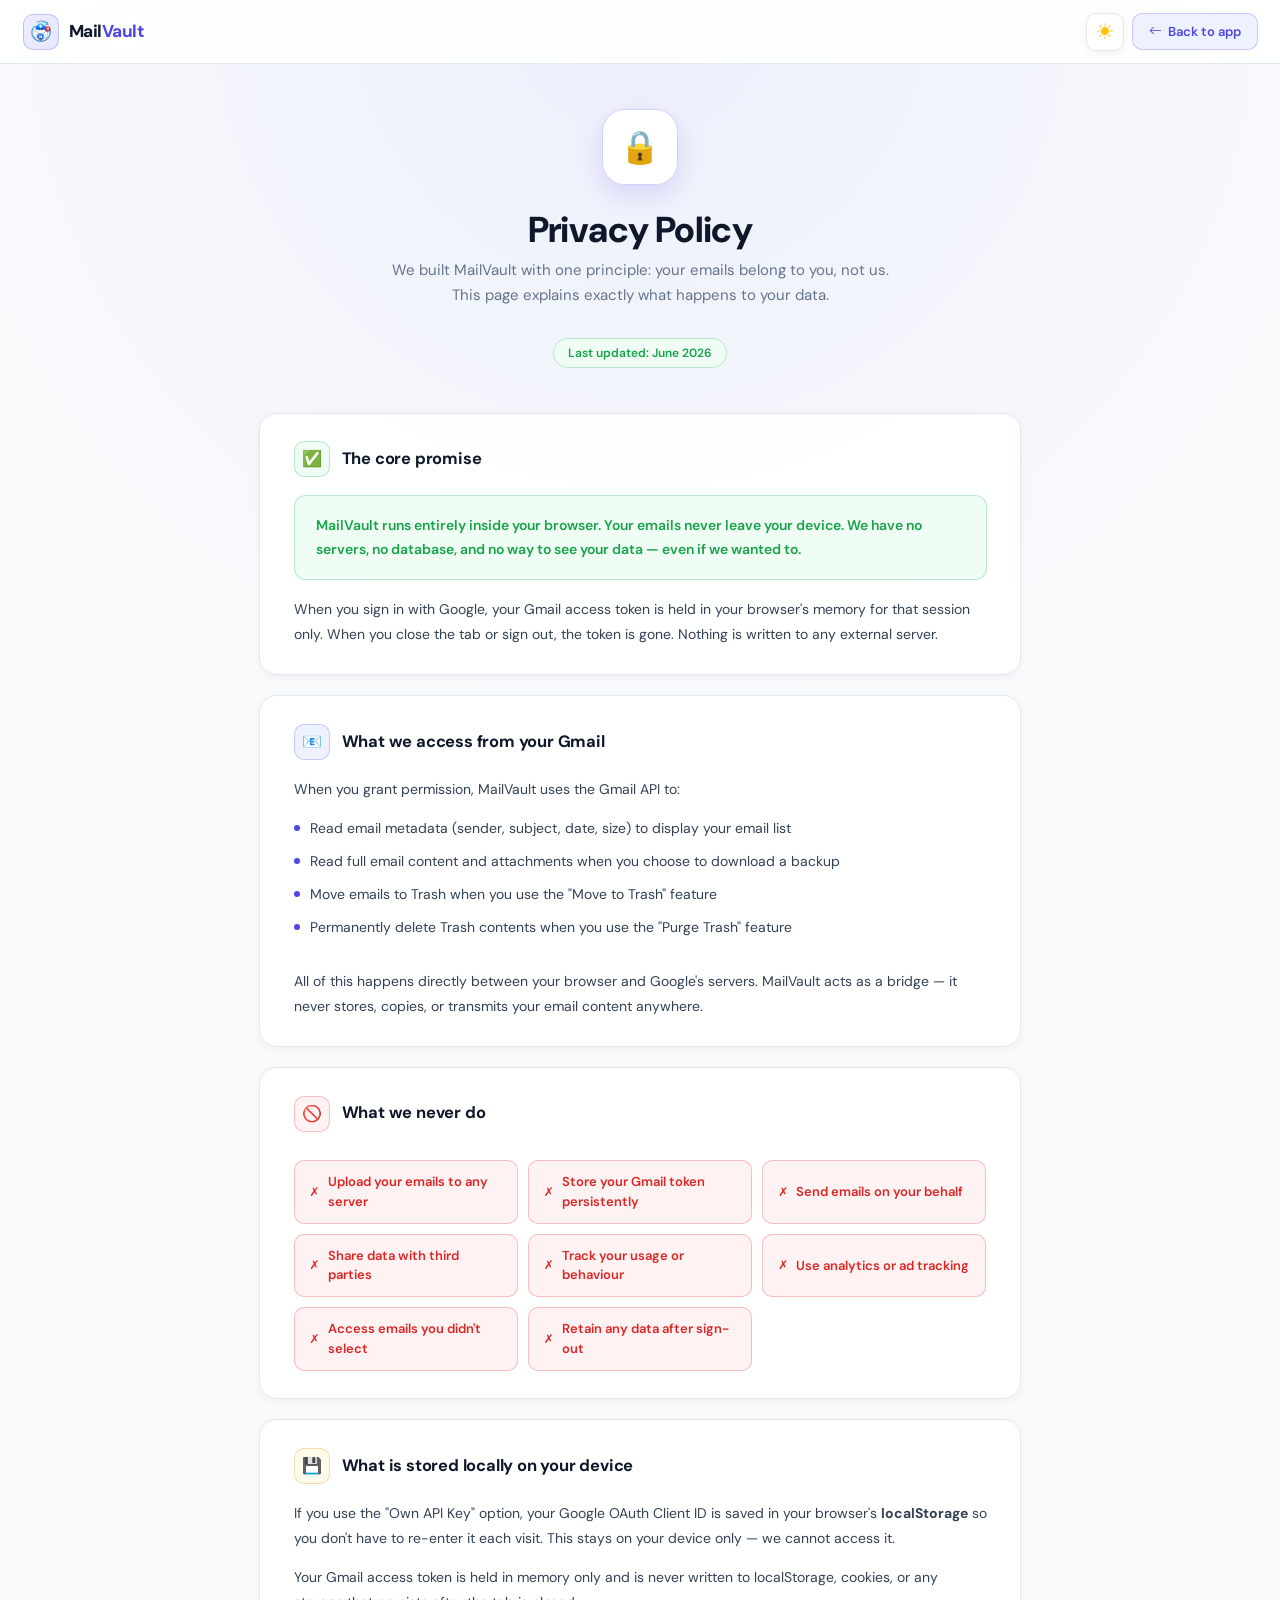
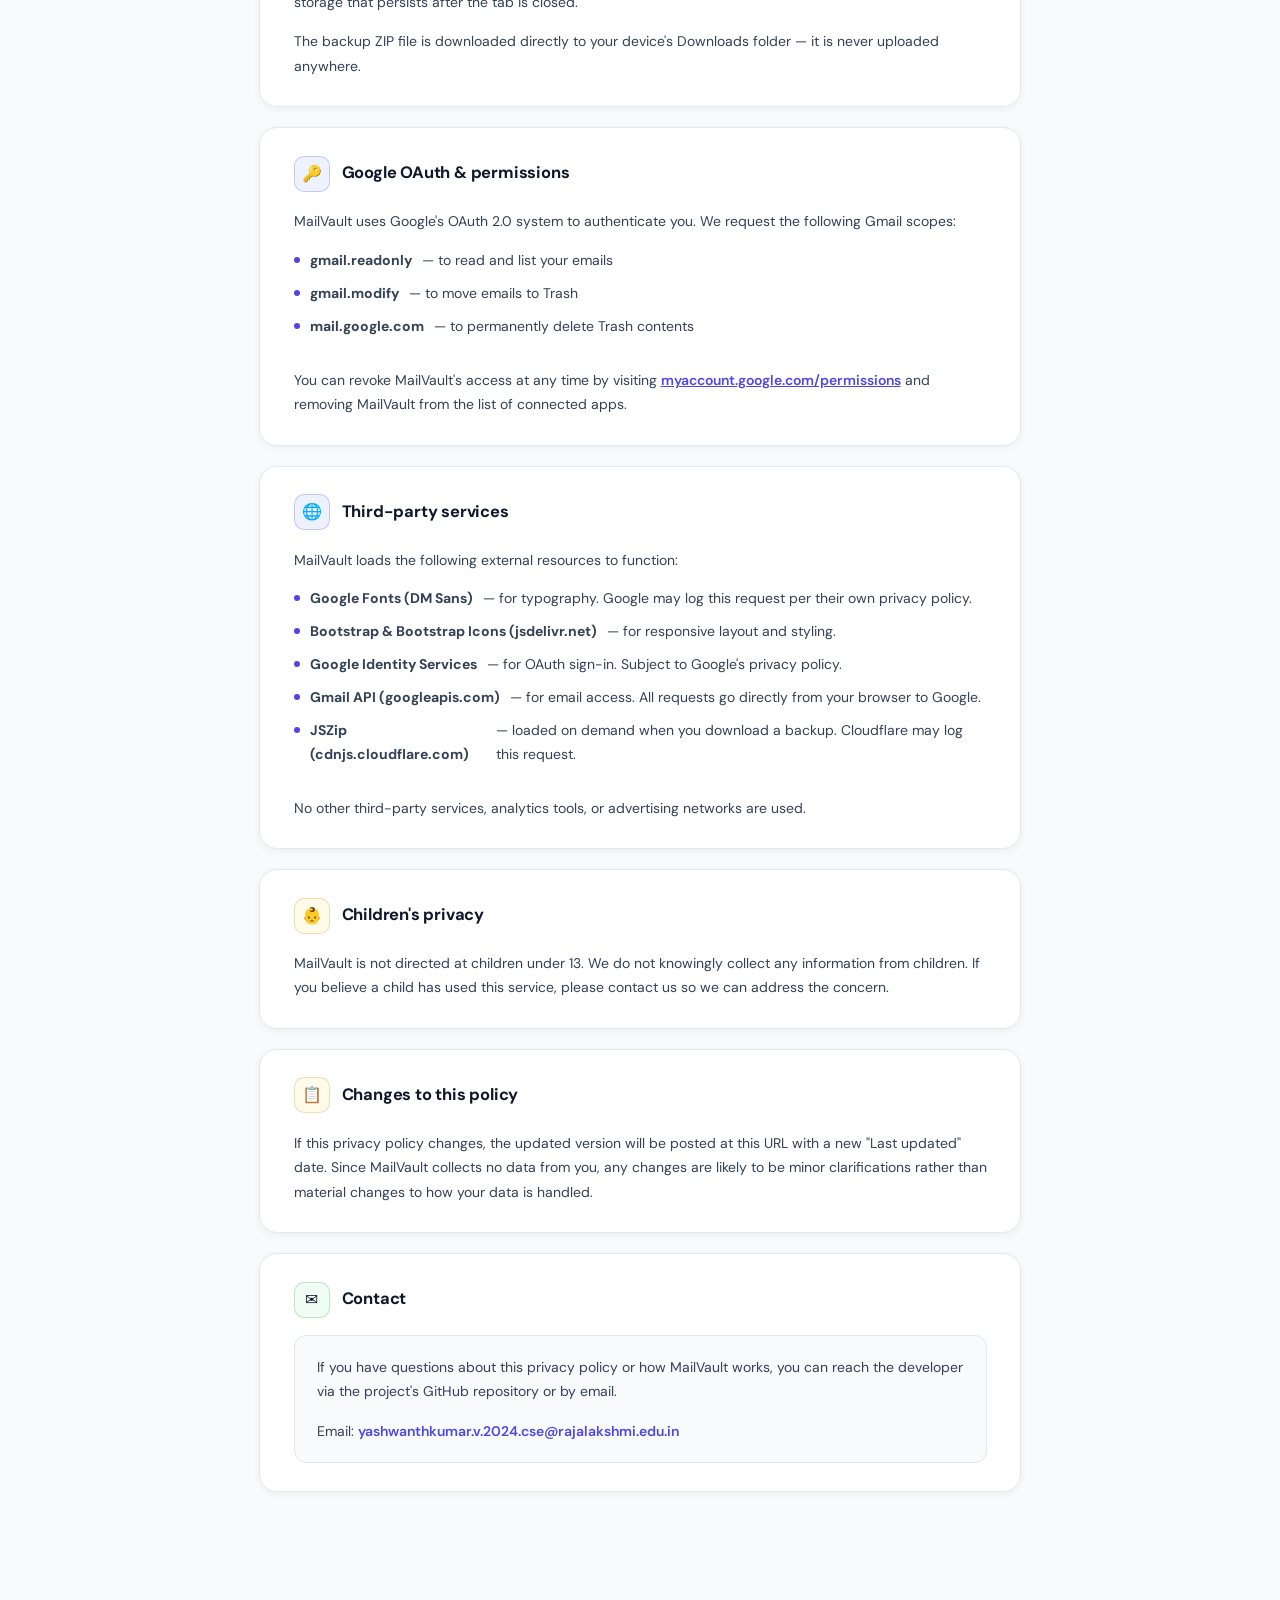
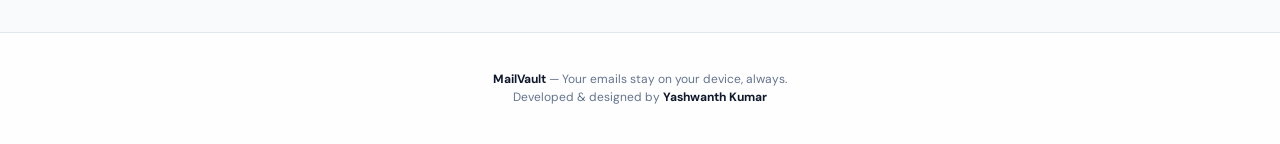
<file: privacy.html>
<!DOCTYPE html>
<html lang="en">
<head>
  <meta charset="UTF-8">
  <meta name="viewport" content="width=device-width, initial-scale=1.0">
  <title>Privacy Policy — MailVault</title>
  <!-- Google Fonts -->
  <link rel="preconnect" href="https://fonts.googleapis.com">
  <link rel="preconnect" href="https://fonts.gstatic.com" crossorigin>
  <link href="https://fonts.googleapis.com/css2?family=DM+Sans:ital,opsz,wght@0,9..40,300;0,9..40,400;0,9..40,500;0,9..40,600;0,9..40,700;0,9..40,800;1,9..40,400&family=DM+Mono:wght@400;500&display=swap" rel="stylesheet">
  <!-- Bootstrap 5.3 CSS -->
  <link href="https://cdn.jsdelivr.net/npm/bootstrap@5.3.3/dist/css/bootstrap.min.css" rel="stylesheet">
  <!-- Bootstrap Icons -->
  <link rel="stylesheet" href="https://cdn.jsdelivr.net/npm/bootstrap-icons@1.11.3/font/bootstrap-icons.min.css">
  <!-- Theme Manager -->
  <script src="theme.js"></script>
  <!-- Privacy Stylesheet -->
  <link rel="stylesheet" href="privacy.css">
</head>
<body>

<header>
  <div class="container-fluid px-3 px-md-4 h-100 d-flex align-items-center justify-content-between">
    <a href="index.html" class="logo">
      <div class="logo-icon">
        <img src="logo.png" width="36" height="36" alt="MailVault Logo" onerror="this.style.display='none';this.parentElement.innerHTML='📬'">
      </div>
      <span>Mail<em>Vault</em></span>
    </a>

    <div class="d-flex align-items-center gap-2">
      <button type="button" class="btn-theme-toggle" onclick="toggleTheme()" aria-label="Toggle theme" title="Toggle Light/Dark Theme">
        <i class="bi bi-sun-fill theme-toggle-icon text-warning"></i>
      </button>

      <a href="index.html" class="back-btn">
        <i class="bi bi-arrow-left"></i> Back to app
      </a>
    </div>
  </div>
</header>

<div class="wrap">

  <div class="hero">
    <div class="hero-icon">🔒</div>
    <h1>Privacy Policy</h1>
    <p>We built MailVault with one principle: your emails belong to you, not us.<br>This page explains exactly what happens to your data.</p>
    <span class="updated">Last updated: June 2026</span>
  </div>

  <!-- Core promise -->
  <div class="card">
    <div class="card-title">
      <div class="icon icon-green">✅</div>
      The core promise
    </div>
    <div class="highlight">
      <p>MailVault runs entirely inside your browser. Your emails never leave your device. We have no servers, no database, and no way to see your data — even if we wanted to.</p>
    </div>
    <p>When you sign in with Google, your Gmail access token is held in your browser's memory for that session only. When you close the tab or sign out, the token is gone. Nothing is written to any external server.</p>
  </div>

  <!-- What we access -->
  <div class="card">
    <div class="card-title">
      <div class="icon icon-blue">📧</div>
      What we access from your Gmail
    </div>
    <p>When you grant permission, MailVault uses the Gmail API to:</p>
    <ul>
      <li>Read email metadata (sender, subject, date, size) to display your email list</li>
      <li>Read full email content and attachments when you choose to download a backup</li>
      <li>Move emails to Trash when you use the "Move to Trash" feature</li>
      <li>Permanently delete Trash contents when you use the "Purge Trash" feature</li>
    </ul>
    <p style="margin-top:1rem">All of this happens directly between your browser and Google's servers. MailVault acts as a bridge — it never stores, copies, or transmits your email content anywhere.</p>
  </div>

  <!-- What we never do -->
  <div class="card">
    <div class="card-title">
      <div class="icon icon-red">🚫</div>
      What we never do
    </div>
    <div class="no-collect">
      <div class="nc-item">Upload your emails to any server</div>
      <div class="nc-item">Store your Gmail token persistently</div>
      <div class="nc-item">Send emails on your behalf</div>
      <div class="nc-item">Share data with third parties</div>
      <div class="nc-item">Track your usage or behaviour</div>
      <div class="nc-item">Use analytics or ad tracking</div>
      <div class="nc-item">Access emails you didn't select</div>
      <div class="nc-item">Retain any data after sign-out</div>
    </div>
  </div>

  <!-- Local storage -->
  <div class="card">
    <div class="card-title">
      <div class="icon icon-amber">💾</div>
      What is stored locally on your device
    </div>
    <p>If you use the "Own API Key" option, your Google OAuth Client ID is saved in your browser's <strong>localStorage</strong> so you don't have to re-enter it each visit. This stays on your device only — we cannot access it.</p>
    <p>Your Gmail access token is held in memory only and is never written to localStorage, cookies, or any storage that persists after the tab is closed.</p>
    <p>The backup ZIP file is downloaded directly to your device's Downloads folder — it is never uploaded anywhere.</p>
  </div>

  <!-- Google OAuth -->
  <div class="card">
    <div class="card-title">
      <div class="icon icon-blue">🔑</div>
      Google OAuth &amp; permissions
    </div>
    <p>MailVault uses Google's OAuth 2.0 system to authenticate you. We request the following Gmail scopes:</p>
    <ul>
      <li><strong>gmail.readonly</strong> — to read and list your emails</li>
      <li><strong>gmail.modify</strong> — to move emails to Trash</li>
      <li><strong>mail.google.com</strong> — to permanently delete Trash contents</li>
    </ul>
    <p style="margin-top:1rem">You can revoke MailVault's access at any time by visiting <a href="https://myaccount.google.com/permissions" target="_blank" rel="noopener" style="color:var(--ac);font-weight:600">myaccount.google.com/permissions</a> and removing MailVault from the list of connected apps.</p>
  </div>

  <!-- Third party -->
  <div class="card">
    <div class="card-title">
      <div class="icon icon-blue">🌐</div>
      Third-party services
    </div>
    <p>MailVault loads the following external resources to function:</p>
    <ul>
      <li><strong>Google Fonts (DM Sans)</strong> — for typography. Google may log this request per their own privacy policy.</li>
      <li><strong>Bootstrap &amp; Bootstrap Icons (jsdelivr.net)</strong> — for responsive layout and styling.</li>
      <li><strong>Google Identity Services</strong> — for OAuth sign-in. Subject to Google's privacy policy.</li>
      <li><strong>Gmail API (googleapis.com)</strong> — for email access. All requests go directly from your browser to Google.</li>
      <li><strong>JSZip (cdnjs.cloudflare.com)</strong> — loaded on demand when you download a backup. Cloudflare may log this request.</li>
    </ul>
    <p style="margin-top:1rem">No other third-party services, analytics tools, or advertising networks are used.</p>
  </div>

  <!-- Children -->
  <div class="card">
    <div class="card-title">
      <div class="icon icon-amber">👶</div>
      Children's privacy
    </div>
    <p>MailVault is not directed at children under 13. We do not knowingly collect any information from children. If you believe a child has used this service, please contact us so we can address the concern.</p>
  </div>

  <!-- Changes -->
  <div class="card">
    <div class="card-title">
      <div class="icon icon-amber">📋</div>
      Changes to this policy
    </div>
    <p>If this privacy policy changes, the updated version will be posted at this URL with a new "Last updated" date. Since MailVault collects no data from you, any changes are likely to be minor clarifications rather than material changes to how your data is handled.</p>
  </div>

  <!-- Contact -->
  <div class="card">
    <div class="card-title">
      <div class="icon icon-green">✉️</div>
      Contact
    </div>
    <div class="contact-box">
      <p>If you have questions about this privacy policy or how MailVault works, you can reach the developer via the project's GitHub repository or by email.</p>
      <p style="margin-top:.65rem">
        Email: <a href="mailto:yashwanthkumar.v.2024.cse@rajalakshmi.edu.in">yashwanthkumar.v.2024.cse@rajalakshmi.edu.in</a>
      </p>
    </div>
  </div>

</div>

<footer>
  <strong>MailVault</strong> — Your emails stay on your device, always.<br>
  Developed &amp; designed by <strong>Yashwanth Kumar</strong>
</footer>

<!-- Bootstrap 5.3 JS Bundle -->
<script src="https://cdn.jsdelivr.net/npm/bootstrap@5.3.3/dist/js/bootstrap.bundle.min.js"></script>
</body>
</html>
</file>
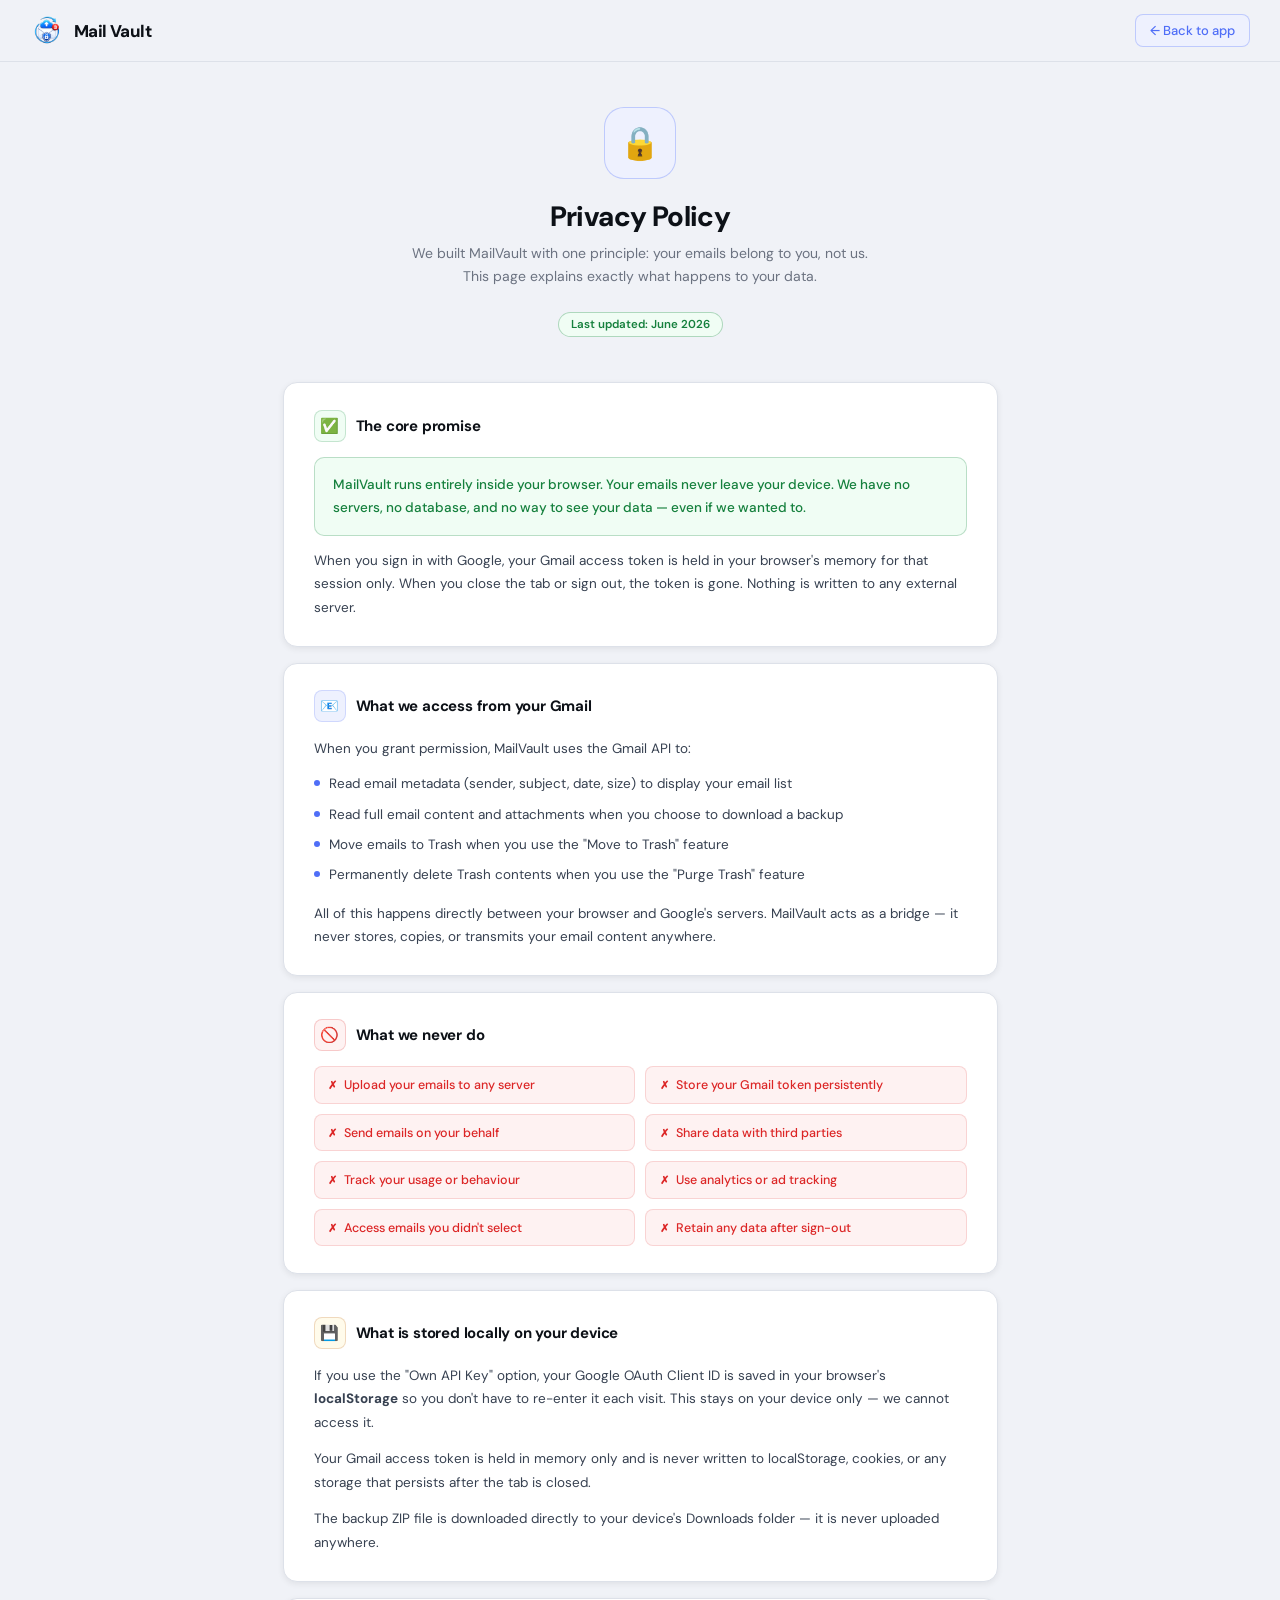
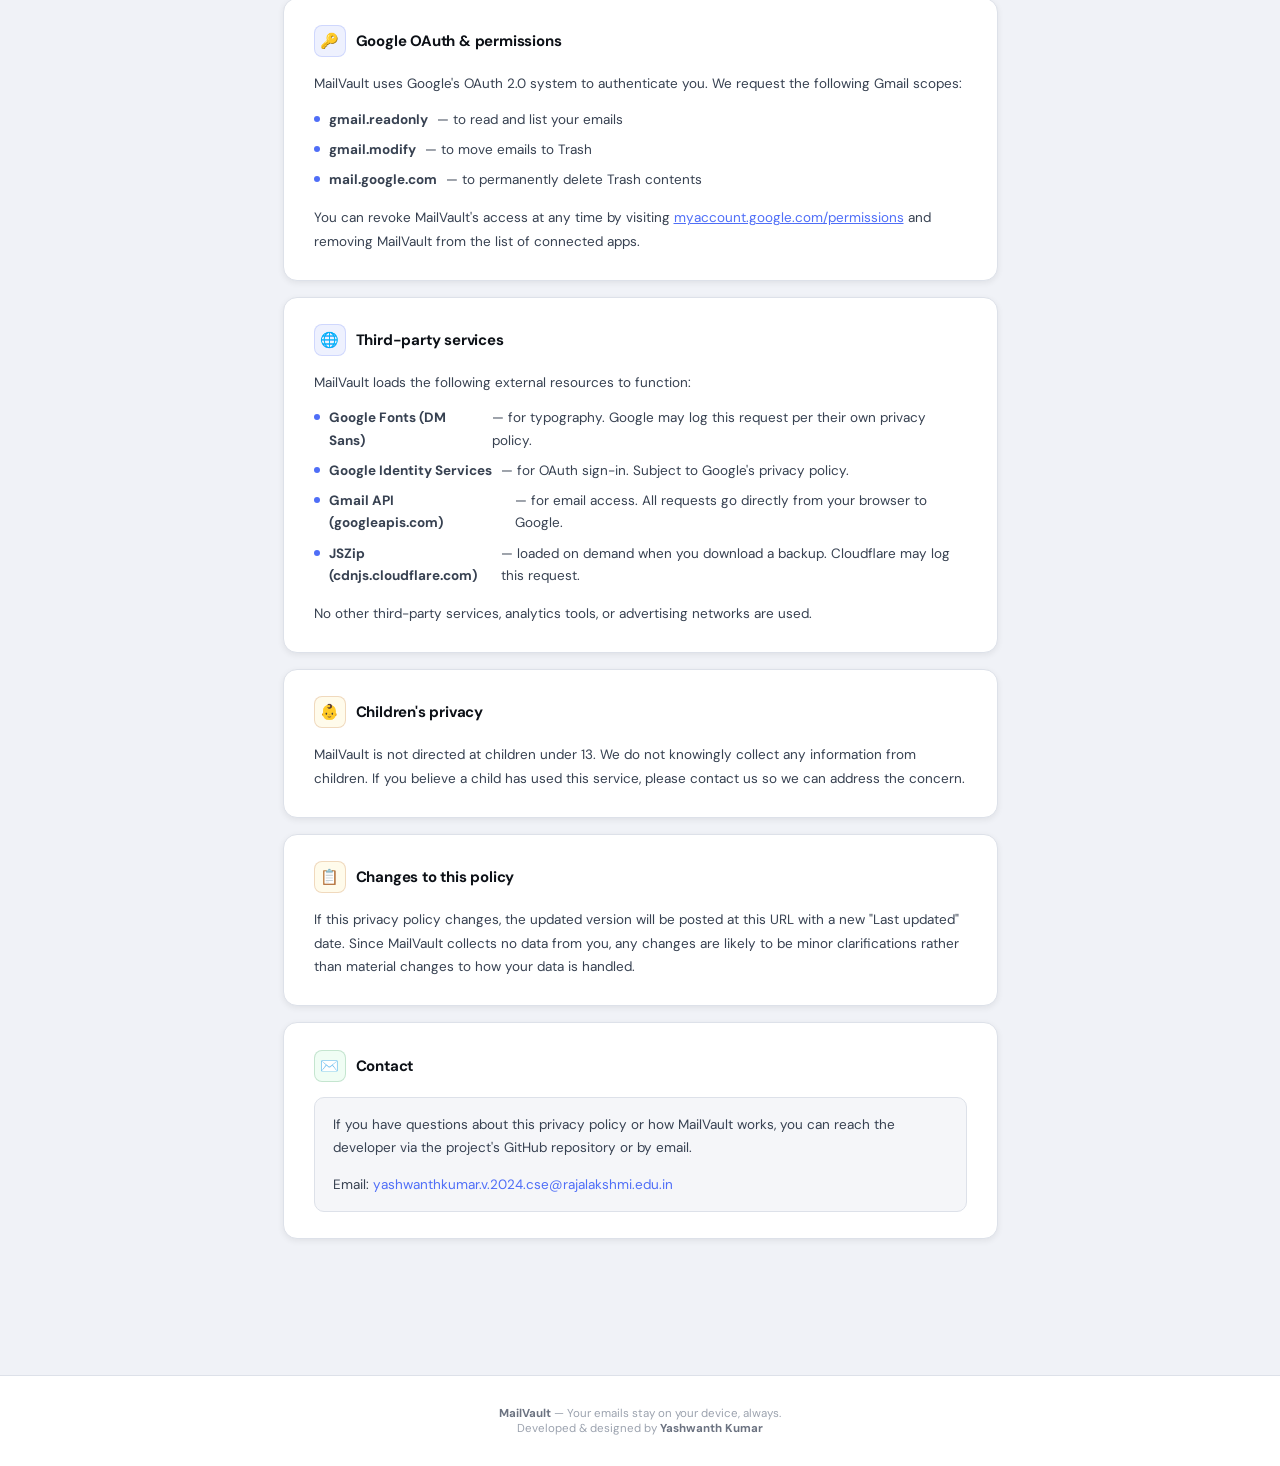
<file: Privacy.html>
<!DOCTYPE html>
<html lang="en">
<head>
<meta charset="UTF-8">
<meta name="viewport" content="width=device-width, initial-scale=1.0">
<title>Privacy Policy — MailVault</title>
<link href="https://fonts.googleapis.com/css2?family=DM+Sans:opsz,wght@9..40,300;9..40,400;9..40,500;9..40,600;9..40,700&display=swap" rel="stylesheet">
<style>
*{box-sizing:border-box;margin:0;padding:0}
html{font-size:15px;-webkit-font-smoothing:antialiased}
body{font-family:'DM Sans',sans-serif;background:#f0f2f7;color:#0d1117;min-height:100vh}

header{
  background:rgba(240,242,247,.97);
  backdrop-filter:blur(20px);
  border-bottom:1px solid #dde1e9;
  height:62px;display:flex;align-items:center;justify-content:space-between;
  padding:0 2rem;position:sticky;top:0;z-index:50;
}
.logo{display:flex;align-items:center;gap:10px;font-size:17px;font-weight:800;letter-spacing:-.6px;color:#0d1117;text-decoration:none}
.logo-icon{width:34px;height:34px;border-radius:10px;background:transparent;display:flex;align-items:center;justify-content:center}
.logo em{color:#4f6ef7;font-style:normal}
.back-btn{font-size:13px;color:#4f6ef7;text-decoration:none;font-weight:500;display:flex;align-items:center;gap:5px;padding:7px 14px;border-radius:8px;border:1px solid rgba(79,110,247,.3);background:#eef1fe;transition:background .15s}
.back-btn:hover{background:#dde4fd}

.wrap{max-width:760px;margin:3rem auto;padding:0 1.5rem 5rem}

.hero{text-align:center;margin-bottom:3rem}
.hero-icon{width:72px;height:72px;border-radius:20px;background:#eef1fe;border:1px solid rgba(79,110,247,.3);display:flex;align-items:center;justify-content:center;margin:0 auto 1.25rem;font-size:32px}
.hero h1{font-size:28px;font-weight:800;letter-spacing:-.6px;margin-bottom:.5rem}
.hero p{font-size:14px;color:#6b7280;line-height:1.65}
.updated{display:inline-block;font-size:11.5px;font-weight:600;padding:4px 12px;border-radius:20px;background:#f0fdf4;color:#15803d;border:1px solid rgba(21,128,61,.3);margin-top:.75rem}

.card{background:#fff;border:1px solid #dde1e9;border-radius:14px;padding:1.75rem 2rem;margin-bottom:16px;box-shadow:0 2px 6px rgba(0,0,0,.07)}
.card-title{font-size:15px;font-weight:700;color:#0d1117;margin-bottom:1rem;display:flex;align-items:center;gap:10px;letter-spacing:-.2px}
.card-title .icon{width:32px;height:32px;border-radius:8px;display:flex;align-items:center;justify-content:center;font-size:15px;flex-shrink:0}
.icon-blue{background:#eef1fe;border:1px solid rgba(79,110,247,.2)}
.icon-green{background:#f0fdf4;border:1px solid rgba(21,128,61,.2)}
.icon-red{background:#fef2f2;border:1px solid rgba(220,38,38,.2)}
.icon-amber{background:#fffbeb;border:1px solid rgba(180,83,9,.2)}

p{font-size:13.5px;color:#374151;line-height:1.75;margin-bottom:.85rem}
p:last-child{margin-bottom:0}
ul{padding-left:0;list-style:none;display:flex;flex-direction:column;gap:8px}
ul li{font-size:13.5px;color:#374151;line-height:1.65;display:flex;align-items:flex-start;gap:9px}
ul li::before{content:'';width:6px;height:6px;border-radius:50%;background:#4f6ef7;flex-shrink:0;margin-top:7px}

.highlight{background:#f0fdf4;border:1px solid rgba(21,128,61,.25);border-radius:10px;padding:1rem 1.25rem;margin-bottom:.85rem}
.highlight p{color:#15803d;font-weight:500;margin:0}

.no-collect{display:grid;grid-template-columns:1fr 1fr;gap:10px;margin-top:.5rem}
.nc-item{background:#fef2f2;border:1px solid rgba(220,38,38,.15);border-radius:8px;padding:.65rem .9rem;font-size:12.5px;color:#dc2626;display:flex;align-items:center;gap:7px;font-weight:500}
.nc-item::before{content:'✗';font-weight:700;font-size:11px}

.contact-box{background:#f5f6f9;border:1px solid #dde1e9;border-radius:10px;padding:1rem 1.25rem}
.contact-box a{color:#4f6ef7;text-decoration:none}
.contact-box a:hover{text-decoration:underline}

footer{text-align:center;padding:2rem;font-size:11.5px;color:#9ca3af;border-top:1px solid #dde1e9;background:#fff}
footer strong{color:#6b7280}

@media(max-width:600px){
  .wrap{padding:0 1rem 4rem}
  .card{padding:1.25rem 1.25rem}
  .no-collect{grid-template-columns:1fr}
  .hero h1{font-size:22px}
}
</style>
</head>
<body>

<header>
  <a href="index.html" class="logo">
    <div class="logo-icon">
      <img src="logo.png" width="42" height="42" style="border-radius:10px" alt="MailVault logo" onerror="this.style.display='none';this.parentNode.innerHTML='📬'">
    </div>
    Mail Vault
  </a>
  <a href="index.html" class="back-btn">← Back to app</a>
</header>

<div class="wrap">

  <div class="hero">
    <div class="hero-icon">🔒</div>
    <h1>Privacy Policy</h1>
    <p>We built MailVault with one principle: your emails belong to you, not us.<br>This page explains exactly what happens to your data.</p>
    <span class="updated">Last updated: June 2026</span>
  </div>

  <!-- Core promise -->
  <div class="card">
    <div class="card-title">
      <div class="icon icon-green">✅</div>
      The core promise
    </div>
    <div class="highlight">
      <p>MailVault runs entirely inside your browser. Your emails never leave your device. We have no servers, no database, and no way to see your data — even if we wanted to.</p>
    </div>
    <p>When you sign in with Google, your Gmail access token is held in your browser's memory for that session only. When you close the tab or sign out, the token is gone. Nothing is written to any external server.</p>
  </div>

  <!-- What we access -->
  <div class="card">
    <div class="card-title">
      <div class="icon icon-blue">📧</div>
      What we access from your Gmail
    </div>
    <p>When you grant permission, MailVault uses the Gmail API to:</p>
    <ul>
      <li>Read email metadata (sender, subject, date, size) to display your email list</li>
      <li>Read full email content and attachments when you choose to download a backup</li>
      <li>Move emails to Trash when you use the "Move to Trash" feature</li>
      <li>Permanently delete Trash contents when you use the "Purge Trash" feature</li>
    </ul>
    <p style="margin-top:1rem">All of this happens directly between your browser and Google's servers. MailVault acts as a bridge — it never stores, copies, or transmits your email content anywhere.</p>
  </div>

  <!-- What we never do -->
  <div class="card">
    <div class="card-title">
      <div class="icon icon-red">🚫</div>
      What we never do
    </div>
    <div class="no-collect">
      <div class="nc-item">Upload your emails to any server</div>
      <div class="nc-item">Store your Gmail token persistently</div>
      <div class="nc-item">Send emails on your behalf</div>
      <div class="nc-item">Share data with third parties</div>
      <div class="nc-item">Track your usage or behaviour</div>
      <div class="nc-item">Use analytics or ad tracking</div>
      <div class="nc-item">Access emails you didn't select</div>
      <div class="nc-item">Retain any data after sign-out</div>
    </div>
  </div>

  <!-- Local storage -->
  <div class="card">
    <div class="card-title">
      <div class="icon icon-amber">💾</div>
      What is stored locally on your device
    </div>
    <p>If you use the "Own API Key" option, your Google OAuth Client ID is saved in your browser's <strong>localStorage</strong> so you don't have to re-enter it each visit. This stays on your device only — we cannot access it.</p>
    <p>Your Gmail access token is held in memory only and is never written to localStorage, cookies, or any storage that persists after the tab is closed.</p>
    <p>The backup ZIP file is downloaded directly to your device's Downloads folder — it is never uploaded anywhere.</p>
  </div>

  <!-- Google OAuth -->
  <div class="card">
    <div class="card-title">
      <div class="icon icon-blue">🔑</div>
      Google OAuth &amp; permissions
    </div>
    <p>MailVault uses Google's OAuth 2.0 system to authenticate you. We request the following Gmail scopes:</p>
    <ul>
      <li><strong>gmail.readonly</strong> — to read and list your emails</li>
      <li><strong>gmail.modify</strong> — to move emails to Trash</li>
      <li><strong>mail.google.com</strong> — to permanently delete Trash contents</li>
    </ul>
    <p style="margin-top:1rem">You can revoke MailVault's access at any time by visiting <a href="https://myaccount.google.com/permissions" target="_blank" style="color:#4f6ef7">myaccount.google.com/permissions</a> and removing MailVault from the list of connected apps.</p>
  </div>

  <!-- Third party -->
  <div class="card">
    <div class="card-title">
      <div class="icon icon-blue">🌐</div>
      Third-party services
    </div>
    <p>MailVault loads the following external resources to function:</p>
    <ul>
      <li><strong>Google Fonts (DM Sans)</strong> — for typography. Google may log this request per their own privacy policy.</li>
      <li><strong>Google Identity Services</strong> — for OAuth sign-in. Subject to Google's privacy policy.</li>
      <li><strong>Gmail API (googleapis.com)</strong> — for email access. All requests go directly from your browser to Google.</li>
      <li><strong>JSZip (cdnjs.cloudflare.com)</strong> — loaded on demand when you download a backup. Cloudflare may log this request.</li>
    </ul>
    <p style="margin-top:1rem">No other third-party services, analytics tools, or advertising networks are used.</p>
  </div>

  <!-- Children -->
  <div class="card">
    <div class="card-title">
      <div class="icon icon-amber">👶</div>
      Children's privacy
    </div>
    <p>MailVault is not directed at children under 13. We do not knowingly collect any information from children. If you believe a child has used this service, please contact us so we can address the concern.</p>
  </div>

  <!-- Changes -->
  <div class="card">
    <div class="card-title">
      <div class="icon icon-amber">📋</div>
      Changes to this policy
    </div>
    <p>If this privacy policy changes, the updated version will be posted at this URL with a new "Last updated" date. Since MailVault collects no data from you, any changes are likely to be minor clarifications rather than material changes to how your data is handled.</p>
  </div>

  <!-- Contact -->
  <div class="card">
    <div class="card-title">
      <div class="icon icon-green">✉️</div>
      Contact
    </div>
    <div class="contact-box">
      <p>If you have questions about this privacy policy or how MailVault works, you can reach the developer via the project's GitHub repository or by email.</p>
      <p style="margin-top:.65rem">
        Email: <a href="mailto:yashwanthkumar.v.2024.cse@rajalakshmi.edu.in">yashwanthkumar.v.2024.cse@rajalakshmi.edu.in</a>
      </p>
    </div>
  </div>

</div>

<footer>
  <strong>MailVault</strong> — Your emails stay on your device, always.<br>
  Developed &amp; designed by <strong>Yashwanth Kumar</strong>
</footer>

</body>
</html>
</file>
<file: style.css>
/* ═══════════════════════════════════════════════════════════════════════════════
   MailVault — Modern Responsive Stylesheet with Dark / Light Theme Support
   Integrates seamlessly with Bootstrap 5.3
   ═══════════════════════════════════════════════════════════════════════════════ */

:root, [data-bs-theme="light"] {
  --bg: #f8fafc;
  --bg-subtle: #f1f5f9;
  --bg-gradient: radial-gradient(circle at 50% 0%, rgba(99, 102, 241, 0.08) 0%, rgba(248, 250, 252, 0) 65%);
  --bg2: #ffffff;
  --bg3: #f8fafc;
  --bg4: #e2e8f0;
  --br: #e2e8f0;
  --br2: #cbd5e1;
  --tx: #0f172a;
  --tx2: #334155;
  --tx3: #64748b;
  --ac: #4f46e5;
  --ac2: #4338ca;
  --acbg: #eef2ff;
  --acbr: rgba(79, 70, 229, 0.25);
  --gn: #16a34a;
  --gnbg: #f0fdf4;
  --gnbr: rgba(22, 163, 74, 0.25);
  --rd: #dc2626;
  --rdbg: #fef2f2;
  --rdbr: rgba(220, 38, 38, 0.25);
  --am: #d97706;
  --ambg: #fffbeb;
  --r: 12px;
  --rl: 18px;
  --sh: 0 1px 3px rgba(0, 0, 0, 0.05), 0 4px 12px rgba(0, 0, 0, 0.04);
  --shsm: 0 2px 8px rgba(0, 0, 0, 0.05);
  --shmd: 0 12px 32px rgba(15, 23, 42, 0.08);
  --shlg: 0 20px 48px rgba(15, 23, 42, 0.12);
  --header-bg: rgba(255, 255, 255, 0.88);
  --card-glass: rgba(255, 255, 255, 0.95);
  --border-glass: rgba(226, 232, 240, 0.8);
  --row-hover: #f1f5f9;
  --modal-bg: rgba(15, 23, 42, 0.45);
}

[data-bs-theme="dark"] {
  --bg: #0b0f19;
  --bg-subtle: #111827;
  --bg-gradient: radial-gradient(circle at 50% 0%, rgba(99, 102, 241, 0.18) 0%, rgba(11, 15, 25, 0) 70%);
  --bg2: #131b2e;
  --bg3: #182239;
  --bg4: #223052;
  --br: #223052;
  --br2: #33446f;
  --tx: #f8fafc;
  --tx2: #cbd5e1;
  --tx3: #94a3b8;
  --ac: #6366f1;
  --ac2: #818cf8;
  --acbg: rgba(99, 102, 241, 0.15);
  --acbr: rgba(99, 102, 241, 0.4);
  --gn: #22c55e;
  --gnbg: rgba(34, 197, 94, 0.14);
  --gnbr: rgba(34, 197, 94, 0.35);
  --rd: #ef4444;
  --rdbg: rgba(239, 68, 68, 0.16);
  --rdbr: rgba(239, 68, 68, 0.35);
  --am: #f59e0b;
  --ambg: rgba(245, 158, 11, 0.16);
  --sh: 0 1px 3px rgba(0, 0, 0, 0.4), 0 4px 12px rgba(0, 0, 0, 0.3);
  --shsm: 0 2px 8px rgba(0, 0, 0, 0.35);
  --shmd: 0 12px 32px rgba(0, 0, 0, 0.45);
  --shlg: 0 20px 48px rgba(0, 0, 0, 0.6);
  --header-bg: rgba(11, 15, 25, 0.88);
  --card-glass: rgba(19, 27, 46, 0.95);
  --border-glass: rgba(34, 48, 82, 0.85);
  --row-hover: #1a253e;
  --modal-bg: rgba(0, 0, 0, 0.75);
}

*, *::before, *::after {
  box-sizing: border-box;
}

html {
  font-size: 15px;
  -webkit-font-smoothing: antialiased;
  -moz-osx-font-smoothing: grayscale;
  scroll-behavior: smooth;
}

body {
  font-family: 'DM Sans', system-ui, -apple-system, sans-serif;
  background-color: var(--bg);
  background-image: var(--bg-gradient);
  background-attachment: fixed;
  background-repeat: no-repeat;
  color: var(--tx);
  min-height: 100vh;
  margin: 0;
  padding: 0;
  transition: background-color 0.25s ease, color 0.25s ease;
}

code, .mono {
  font-family: 'DM Mono', monospace;
}

/* Custom Scrollbar */
::-webkit-scrollbar {
  width: 7px;
  height: 7px;
}
::-webkit-scrollbar-track {
  background: transparent;
}
::-webkit-scrollbar-thumb {
  background: var(--bg4);
  border-radius: 4px;
}
::-webkit-scrollbar-thumb:hover {
  background: var(--br2);
}

/* ═══ MODERN HEADER ════════════════════════════════════════════════ */
header {
  background: var(--header-bg);
  backdrop-filter: blur(16px);
  -webkit-backdrop-filter: blur(16px);
  border-bottom: 1px solid var(--br);
  height: 64px;
  position: sticky;
  top: 0;
  z-index: 1040;
  transition: background 0.25s, border-color 0.25s;
}

.logo {
  display: inline-flex;
  align-items: center;
  gap: 10px;
  font-size: 1.15rem;
  font-weight: 800;
  letter-spacing: -0.5px;
  color: var(--tx);
  text-decoration: none;
}

.logo-icon {
  width: 36px;
  height: 36px;
  border-radius: 10px;
  display: flex;
  align-items: center;
  justify-content: center;
  box-shadow: 0 2px 8px rgba(79, 70, 229, 0.2);
  background: linear-gradient(135deg, rgba(79, 70, 229, 0.1), rgba(129, 140, 248, 0.2));
  border: 1px solid var(--acbr);
  overflow: hidden;
  flex-shrink: 0;
}

.logo-icon img {
  width: 100%;
  height: 100%;
  object-fit: cover;
}

.logo em {
  color: var(--ac);
  font-style: normal;
}

.hdr-r {
  display: flex;
  align-items: center;
  gap: 8px;
}

/* Theme Toggle Button */
.btn-theme-toggle {
  width: 38px;
  height: 38px;
  border-radius: 10px;
  border: 1px solid var(--br);
  background: var(--bg2);
  color: var(--tx);
  display: inline-flex;
  align-items: center;
  justify-content: center;
  cursor: pointer;
  font-size: 1.05rem;
  transition: all 0.2s cubic-bezier(0.4, 0, 0.2, 1);
  box-shadow: var(--shsm);
}

.btn-theme-toggle:hover {
  background: var(--bg3);
  border-color: var(--ac);
  transform: translateY(-1px);
}

.theme-toggle-icon {
  transition: transform 0.3s ease;
}

.btn-theme-toggle:hover .theme-toggle-icon {
  transform: rotate(20deg) scale(1.1);
}

.privacy-btn {
  display: inline-flex;
  align-items: center;
  justify-content: center;
  gap: 5px;
  padding: 6px 14px;
  height: 34px;
  border-radius: 999px;
  border: 1px solid var(--gnbr);
  background: var(--gnbg);
  color: var(--gn);
  font-size: 12px;
  font-weight: 600;
  text-decoration: none;
  box-sizing: border-box;
  transition: all 0.2s ease;
  white-space: nowrap;
}

.privacy-btn:hover {
  background: var(--rdbg);
  border-color: var(--rdbr);
  color: var(--rd);
  transform: translateY(-1px);
}

.badge-security {
  font-size: 11.5px;
  font-weight: 600;
  padding: 6px 12px;
  border-radius: 20px;
  background: var(--gnbg);
  color: var(--gn);
  border: 1px solid var(--gnbr);
  letter-spacing: 0.2px;
  white-space: nowrap;
}

.tier-badge {
  font-size: 11.5px;
  font-weight: 600;
  padding: 5px 12px;
  border-radius: 20px;
  background: var(--acbg);
  color: var(--ac);
  border: 1px solid var(--acbr);
  white-space: nowrap;
}

.tier-badge.pro {
  background: var(--ambg);
  color: var(--am);
  border-color: rgba(217, 119, 6, 0.3);
}

.uchip {
  display: none;
  align-items: center;
  gap: 8px;
  background: var(--bg2);
  border: 1px solid var(--br);
  border-radius: 30px;
  padding: 3px 12px 3px 4px;
  box-shadow: var(--shsm);
}

.uav {
  width: 28px;
  height: 28px;
  border-radius: 50%;
  background: linear-gradient(135deg, #4f46e5, #818cf8);
  color: #fff;
  display: flex;
  align-items: center;
  justify-content: center;
  font-size: 12px;
  font-weight: 700;
}

.uem {
  font-size: 12.5px;
  color: var(--tx2);
  font-weight: 500;
  max-width: 140px;
  overflow: hidden;
  text-overflow: ellipsis;
  white-space: nowrap;
}

.usig {
  background: none;
  border: none;
  color: var(--tx3);
  font-size: 12px;
  cursor: pointer;
  padding: 2px 6px;
  border-radius: 5px;
  transition: color 0.15s, background 0.15s;
  font-family: inherit;
  font-weight: 600;
}

.usig:hover {
  color: var(--rd);
  background: var(--rdbg);
}

/* ═══ MODERN BUTTONS ═══════════════════════════════════════════════ */
.btn {
  display: inline-flex;
  align-items: center;
  justify-content: center;
  gap: 8px;
  padding: 10px 18px;
  border-radius: var(--r);
  font-size: 13.5px;
  font-weight: 600;
  cursor: pointer;
  border: none;
  transition: all 0.2s cubic-bezier(0.4, 0, 0.2, 1);
  white-space: nowrap;
  font-family: inherit;
  letter-spacing: -0.2px;
}

.btn:disabled {
  opacity: 0.4;
  cursor: not-allowed;
  pointer-events: none;
}

.btn-pr {
  background: linear-gradient(135deg, var(--ac), var(--ac2));
  color: #ffffff !important;
  box-shadow: 0 2px 8px rgba(79, 70, 229, 0.25);
  border: 1px solid transparent;
}

.btn-pr:hover:not(:disabled) {
  transform: translateY(-1.5px);
  box-shadow: 0 6px 18px rgba(79, 70, 229, 0.35);
  color: #ffffff;
}

.btn-gh {
  background: var(--bg2);
  color: var(--tx2);
  border: 1px solid var(--br2);
  box-shadow: var(--shsm);
}

.btn-gh:hover:not(:disabled) {
  background: var(--bg3);
  color: var(--tx);
  border-color: var(--ac);
  transform: translateY(-1.5px);
}

.btn-gn {
  background: var(--gnbg);
  color: var(--gn);
  border: 1px solid var(--gnbr);
}

.btn-gn:hover:not(:disabled) {
  background: var(--gn);
  color: #ffffff;
  transform: translateY(-1.5px);
  box-shadow: 0 4px 12px rgba(22, 163, 74, 0.25);
}

.btn-rd {
  background: var(--rdbg);
  color: var(--rd);
  border: 1px solid var(--rdbr);
}

.btn-rd:hover:not(:disabled) {
  background: var(--rd);
  color: #ffffff;
  transform: translateY(-1.5px);
  box-shadow: 0 4px 12px rgba(220, 38, 38, 0.25);
}

.btn-sm {
  padding: 6px 14px;
  font-size: 12.5px;
  border-radius: 8px;
}

.btn-full {
  width: 100%;
}

/* ═══ LANDING / TIER SELECTION SCREEN ══════════════════════════════ */
#landing-screen {
  display: flex;
  align-items: center;
  justify-content: center;
  min-height: calc(100vh - 64px);
  padding: 2.5rem 1rem;
}

.tier-wrap {
  max-width: 860px;
  width: 100%;
  text-align: center;
}

.tier-hero {
  margin-bottom: 2.5rem;
}

.tier-icon {
  width: 76px;
  height: 76px;
  border-radius: 22px;
  background: var(--card-glass);
  border: 1px solid var(--acbr);
  display: flex;
  align-items: center;
  justify-content: center;
  margin: 0 auto 1.5rem;
  box-shadow: 0 10px 25px rgba(79, 70, 229, 0.15);
  position: relative;
}

.tier-icon::after {
  content: '';
  position: absolute;
  inset: -4px;
  border-radius: 26px;
  background: linear-gradient(135deg, var(--ac), #818cf8);
  opacity: 0.15;
  z-index: -1;
  filter: blur(6px);
}

.tier-title {
  font-size: clamp(1.75rem, 4vw, 2.3rem);
  font-weight: 800;
  letter-spacing: -0.03em;
  margin-bottom: 0.75rem;
  color: var(--tx);
}

.tier-sub {
  font-size: clamp(0.95rem, 2vw, 1.05rem);
  color: var(--tx3);
  line-height: 1.65;
  max-width: 580px;
  margin: 0 auto;
}

.tier-cards {
  display: grid;
  grid-template-columns: repeat(auto-fit, minmax(290px, 1fr));
  gap: 20px;
  margin-bottom: 1.75rem;
}

.tier-card {
  background: var(--card-glass);
  border: 1.5px solid var(--br);
  border-radius: var(--rl);
  padding: 1.85rem 1.6rem;
  text-align: left;
  cursor: pointer;
  transition: all 0.25s cubic-bezier(0.4, 0, 0.2, 1);
  position: relative;
  overflow: hidden;
  box-shadow: var(--shsm);
  display: flex;
  flex-direction: column;
}

.tier-card:hover {
  border-color: var(--ac);
  box-shadow: var(--shmd);
  transform: translateY(-4px);
}

.tier-card.recommended {
  border-color: var(--ac);
  background: linear-gradient(180deg, var(--acbg) 0%, var(--card-glass) 30%);
}

.tier-card.recommended::before {
  content: 'Recommended';
  position: absolute;
  top: 14px;
  right: 14px;
  font-size: 10.5px;
  font-weight: 700;
  background: var(--ac);
  color: #fff;
  padding: 4px 10px;
  border-radius: 20px;
  letter-spacing: 0.3px;
  box-shadow: 0 2px 6px rgba(79, 70, 229, 0.3);
}

.tc-icon {
  font-size: 2rem;
  margin-bottom: 1rem;
}

.tc-name {
  font-size: 1.15rem;
  font-weight: 700;
  margin-bottom: 0.4rem;
  color: var(--tx);
  letter-spacing: -0.3px;
}

.tc-desc {
  font-size: 0.9rem;
  color: var(--tx2);
  line-height: 1.6;
  margin-bottom: 1.25rem;
}

.tc-perks {
  display: flex;
  flex-direction: column;
  gap: 8px;
  margin-bottom: 1.25rem;
  flex-grow: 1;
}

.tc-perk {
  font-size: 0.85rem;
  color: var(--tx2);
  display: flex;
  align-items: flex-start;
  gap: 8px;
}

.tc-perk::before {
  content: '✓';
  color: var(--gn);
  font-weight: 800;
  font-size: 12px;
  margin-top: 1px;
  flex-shrink: 0;
}

.tc-limit {
  font-size: 11.5px;
  color: var(--am);
  background: var(--ambg);
  border: 1px solid rgba(217, 119, 6, 0.25);
  padding: 6px 10px;
  border-radius: 8px;
  margin-bottom: 1.25rem;
  display: flex;
  align-items: center;
  gap: 6px;
}

.tier-footer {
  font-size: 12.5px;
  color: var(--tx3);
  line-height: 1.55;
}

/* ═══ LOGIN SCREEN ═════════════════════════════════════════════════ */
#login-screen {
  display: none;
  align-items: center;
  justify-content: center;
  min-height: calc(100vh - 64px);
  padding: 2.5rem 1rem;
}

.lcrd {
  background: var(--card-glass);
  border: 1px solid var(--br);
  border-radius: 24px;
  box-shadow: var(--shlg);
  padding: 2.75rem 2.25rem;
  max-width: 500px;
  width: 100%;
  text-align: center;
  position: relative;
  overflow: hidden;
  backdrop-filter: blur(20px);
}

.lcrd::before {
  content: '';
  position: absolute;
  top: -100px;
  left: 50%;
  transform: translateX(-50%);
  width: 320px;
  height: 220px;
  background: radial-gradient(ellipse, rgba(99, 102, 241, 0.15) 0%, transparent 70%);
  pointer-events: none;
}

.lic {
  width: 68px;
  height: 68px;
  border-radius: 20px;
  background: var(--acbg);
  border: 1px solid var(--acbr);
  display: flex;
  align-items: center;
  justify-content: center;
  margin: 0 auto 1.5rem;
  box-shadow: 0 8px 20px rgba(79, 70, 229, 0.15);
}

.ltit {
  font-size: 1.65rem;
  font-weight: 800;
  letter-spacing: -0.6px;
  margin-bottom: 0.5rem;
  color: var(--tx);
}

.lsub {
  font-size: 0.95rem;
  color: var(--tx2);
  line-height: 1.65;
  margin-bottom: 1.75rem;
}

.pbox2 {
  background: var(--bg3);
  border: 1px solid var(--br);
  border-radius: var(--r);
  padding: 1rem 1.15rem;
  text-align: left;
  margin-bottom: 1.5rem;
}

.ptit {
  font-size: 11px;
  font-weight: 700;
  text-transform: uppercase;
  letter-spacing: 0.8px;
  color: var(--tx3);
  margin-bottom: 0.75rem;
}

.perm {
  display: flex;
  align-items: center;
  gap: 10px;
  font-size: 13px;
  color: var(--tx2);
  padding: 4px 0;
}

.pok::before {
  content: '✓';
  color: var(--gn);
  font-weight: 800;
  font-size: 11px;
  width: 20px;
  height: 20px;
  background: var(--gnbg);
  border: 1px solid var(--gnbr);
  border-radius: 50%;
  display: inline-flex;
  align-items: center;
  justify-content: center;
  flex-shrink: 0;
}

.pno::before {
  content: '✗';
  color: var(--rd);
  font-weight: 800;
  font-size: 11px;
  width: 20px;
  height: 20px;
  background: var(--rdbg);
  border: 1px solid var(--rdbr);
  border-radius: 50%;
  display: inline-flex;
  align-items: center;
  justify-content: center;
  flex-shrink: 0;
}

.priv {
  font-size: 12px;
  color: var(--tx3);
  margin-top: 1rem;
  line-height: 1.55;
}

.steps {
  text-align: left;
  margin-bottom: 1.25rem;
}

.step {
  display: flex;
  gap: 12px;
  padding: 10px 0;
  border-bottom: 1px solid var(--br);
  font-size: 13px;
  color: var(--tx2);
  line-height: 1.55;
}

.step:last-child {
  border: none;
}

.snum {
  width: 22px;
  height: 22px;
  border-radius: 50%;
  background: var(--acbg);
  border: 1px solid var(--acbr);
  color: var(--ac);
  display: flex;
  align-items: center;
  justify-content: center;
  font-size: 11px;
  font-weight: 700;
  flex-shrink: 0;
  margin-top: 1px;
}

.step a {
  color: var(--ac);
  text-decoration: none;
  font-weight: 600;
}
.step a:hover {
  text-decoration: underline;
}

.step code {
  background: var(--bg3);
  padding: 1px 6px;
  border-radius: 5px;
  font-size: 12px;
  border: 1px solid var(--br);
  color: var(--tx);
}

.flbl {
  display: block;
  font-size: 12.5px;
  font-weight: 600;
  color: var(--tx2);
  text-align: left;
  margin-bottom: 6px;
}

.finp {
  width: 100%;
  font-size: 13.5px;
  padding: 10px 14px;
  border: 1px solid var(--br2);
  border-radius: var(--r);
  background: var(--bg2);
  color: var(--tx);
  outline: none;
  transition: all 0.2s;
  margin-bottom: 14px;
  font-family: inherit;
}

.finp:focus {
  border-color: var(--ac);
  box-shadow: 0 0 0 3px var(--acbg);
}

.finp::placeholder {
  color: var(--tx3);
}

.back-link {
  font-size: 13px;
  color: var(--tx3);
  cursor: pointer;
  margin-top: 1.25rem;
  display: inline-block;
  text-decoration: underline;
  transition: color 0.15s;
}

.back-link:hover {
  color: var(--ac);
}

.free-notice {
  background: var(--gnbg);
  border: 1px solid var(--gnbr);
  border-radius: var(--r);
  padding: 0.85rem 1.15rem;
  text-align: left;
  font-size: 13px;
  color: var(--gn);
  margin-bottom: 1.35rem;
  line-height: 1.55;
}

.free-notice strong {
  display: block;
  margin-bottom: 3px;
  font-size: 13.5px;
}

/* ═══ MODERN DASHBOARD ═════════════════════════════════════════════ */
#dash {
  display: none;
  padding: 2rem 0 7rem;
}

/* STAT CARDS */
.sgrid {
  display: grid;
  grid-template-columns: repeat(auto-fit, minmax(180px, 1fr));
  gap: 14px;
  margin-bottom: 1.5rem;
}

.scard {
  background: var(--card-glass);
  border: 1px solid var(--br);
  border-radius: var(--rl);
  padding: 1.25rem 1.35rem;
  position: relative;
  overflow: hidden;
  box-shadow: var(--shsm);
  transition: all 0.2s cubic-bezier(0.4, 0, 0.2, 1);
}

.scard:hover {
  box-shadow: var(--shmd);
  transform: translateY(-2px);
  border-color: var(--acbr);
}

.scard::after {
  content: '';
  position: absolute;
  top: 0;
  left: 0;
  right: 0;
  height: 3px;
  background: linear-gradient(90deg, var(--ac), #818cf8);
  opacity: 0;
  transition: opacity 0.2s;
}

.scard:hover::after {
  opacity: 1;
}

.slbl {
  font-size: 10.5px;
  font-weight: 700;
  text-transform: uppercase;
  letter-spacing: 0.8px;
  color: var(--tx3);
  margin-bottom: 8px;
}

.sval {
  font-size: 1.9rem;
  font-weight: 800;
  letter-spacing: -1px;
  color: var(--tx);
  line-height: 1.1;
}

.ssub {
  font-size: 12px;
  color: var(--tx3);
  margin-top: 6px;
  font-weight: 500;
}

.scard-icon {
  position: absolute;
  top: 1rem;
  right: 1rem;
  width: 38px;
  height: 38px;
  border-radius: 10px;
  display: flex;
  align-items: center;
  justify-content: center;
  font-size: 18px;
  background: var(--acbg);
  border: 1px solid var(--acbr);
}

.scard-icon.red {
  background: var(--rdbg);
  border-color: var(--rdbr);
}

.scard-icon.green {
  background: var(--gnbg);
  border-color: var(--gnbr);
}

.scard-icon.amber {
  background: var(--ambg);
  border-color: rgba(217, 119, 6, 0.25);
}

/* DATE RANGE CARD */
.drp-section {
  background: var(--card-glass);
  border: 1px solid var(--br);
  border-radius: var(--rl);
  padding: 1.5rem 1.75rem;
  margin-bottom: 14px;
  box-shadow: var(--shsm);
}

.drp-title {
  font-size: 14.5px;
  font-weight: 700;
  color: var(--tx);
  margin-bottom: 1.25rem;
  display: flex;
  align-items: center;
  gap: 8px;
}

.drp-title span {
  color: var(--tx3);
  font-weight: 400;
  font-size: 13.5px;
}

.drp-row {
  display: flex;
  align-items: flex-end;
  gap: 16px;
  flex-wrap: wrap;
}

.drp-grp {
  display: flex;
  flex-direction: column;
  gap: 6px;
  min-width: 130px;
}

.drp-grp label {
  font-size: 11px;
  font-weight: 700;
  text-transform: uppercase;
  letter-spacing: 0.6px;
  color: var(--tx3);
}

.drp-inner {
  display: flex;
  gap: 8px;
}

.fsel {
  padding: 9px 32px 9px 12px;
  border: 1px solid var(--br2);
  border-radius: var(--r);
  font-size: 13px;
  font-weight: 500;
  background: var(--bg2);
  color: var(--tx);
  outline: none;
  cursor: pointer;
  font-family: inherit;
  transition: all 0.15s;
  appearance: none;
  -webkit-appearance: none;
  background-image: url("data:image/svg+xml,%3Csvg xmlns='http://www.w3.org/2000/svg' width='12' height='12' viewBox='0 0 24 24' fill='none' stroke='%2364748b' stroke-width='2'%3E%3Cpath d='M6 9l6 6 6-6'/%3E%3C/svg%3E");
  background-repeat: no-repeat;
  background-position: right 10px center;
}

.fsel:focus {
  border-color: var(--ac);
  box-shadow: 0 0 0 3px var(--acbg);
}

.drp-sep {
  display: flex;
  align-items: center;
  padding-bottom: 10px;
  color: var(--tx3);
  font-size: 16px;
  font-weight: 600;
}

.drp-actions {
  display: flex;
  gap: 8px;
  align-items: flex-end;
  padding-bottom: 1px;
  margin-left: auto;
}

/* TOOLBAR & SEARCH */
.tbar {
  background: var(--card-glass);
  border: 1px solid var(--br);
  border-radius: var(--r);
  padding: 0.85rem 1.15rem;
  margin-bottom: 12px;
  display: flex;
  align-items: center;
  gap: 12px;
  flex-wrap: wrap;
  box-shadow: var(--shsm);
}

.swrap {
  flex: 1;
  min-width: 220px;
  position: relative;
}

.sico {
  position: absolute;
  left: 12px;
  top: 50%;
  transform: translateY(-50%);
  color: var(--tx3);
  pointer-events: none;
  font-size: 14px;
}

.sinp {
  width: 100%;
  padding: 9px 12px 9px 36px;
  border: 1px solid var(--br2);
  border-radius: var(--r);
  font-size: 13.5px;
  background: var(--bg2);
  color: var(--tx);
  outline: none;
  transition: all 0.15s;
  font-family: inherit;
}

.sinp:focus {
  border-color: var(--ac);
  box-shadow: 0 0 0 3px var(--acbg);
}

.sinp::placeholder {
  color: var(--tx3);
}

/* EMAIL LIST CONTAINER */
.lcrd2 {
  background: var(--card-glass);
  border: 1px solid var(--br);
  border-radius: var(--rl);
  overflow: hidden;
  box-shadow: var(--shsm);
}

.lhdr {
  display: flex;
  align-items: center;
  gap: 12px;
  padding: 0.9rem 1.35rem;
  background: var(--bg3);
  border-bottom: 1px solid var(--br);
  font-size: 13.5px;
  color: var(--tx2);
}

.lhdr label {
  cursor: pointer;
  display: flex;
  align-items: center;
  gap: 8px;
  font-weight: 600;
}

.sbadge {
  background: var(--acbg);
  color: var(--ac);
  border: 1px solid var(--acbr);
  font-size: 11.5px;
  font-weight: 700;
  padding: 3px 10px;
  border-radius: 12px;
}

.plbl {
  margin-left: auto;
  font-size: 12px;
  color: var(--tx3);
  font-weight: 600;
}

.erows {
  display: flex;
  flex-direction: column;
}

.erow {
  display: flex;
  align-items: center;
  gap: 14px;
  padding: 13px 18px;
  border-bottom: 1px solid var(--br);
  cursor: pointer;
  transition: background 0.12s ease;
  user-select: none;
}

.erow:last-child {
  border-bottom: none;
}

.erow:hover {
  background: var(--row-hover);
}

.erow.sel {
  background: var(--acbg);
}

.erow input[type=checkbox] {
  width: 17px;
  height: 17px;
  flex-shrink: 0;
  accent-color: var(--ac);
  cursor: pointer;
}

.emeta {
  flex: 1;
  min-width: 0;
  display: grid;
  grid-template-columns: 210px 1fr;
  gap: 0 16px;
  align-items: center;
}

.efrom {
  font-size: 13px;
  font-weight: 700;
  color: var(--tx);
  white-space: nowrap;
  overflow: hidden;
  text-overflow: ellipsis;
}

.esubj {
  font-size: 13.5px;
  color: var(--tx2);
  white-space: nowrap;
  overflow: hidden;
  text-overflow: ellipsis;
}

.esubj em {
  color: var(--tx3);
  font-style: normal;
}

.esz {
  font-size: 11.5px;
  color: var(--tx3);
  flex-shrink: 0;
  width: 60px;
  text-align: right;
  font-weight: 600;
}

.edt {
  font-size: 11.5px;
  color: var(--tx3);
  flex-shrink: 0;
  width: 95px;
  text-align: right;
  font-weight: 500;
}

.empty {
  padding: 5rem 2rem;
  text-align: center;
  color: var(--tx3);
  font-size: 14px;
}

.eico {
  font-size: 44px;
  margin-bottom: 1rem;
  opacity: 0.6;
}

.empty-title {
  font-size: 17px;
  font-weight: 700;
  color: var(--tx);
  margin-bottom: 0.4rem;
}

.empty-sub {
  font-size: 13.5px;
  color: var(--tx3);
  line-height: 1.6;
}

.pgn {
  display: flex;
  justify-content: center;
  align-items: center;
  gap: 8px;
  padding: 0.9rem;
  border-top: 1px solid var(--br);
  background: var(--bg3);
}

/* TABS */
.tabs {
  display: flex;
  border-bottom: 1px solid var(--br);
  background: var(--bg3);
}

.tab {
  padding: 12px 20px;
  font-size: 13.5px;
  font-weight: 600;
  color: var(--tx3);
  cursor: pointer;
  border-bottom: 2px solid transparent;
  margin-bottom: -1px;
  transition: all 0.15s;
  display: flex;
  align-items: center;
  gap: 6px;
}

.tab.on {
  color: var(--ac);
  border-bottom-color: var(--ac);
  background: var(--bg2);
}

.tab:hover:not(.on) {
  color: var(--tx);
}

.tpan {
  display: none;
  padding: 1.25rem;
}

.tpan.on {
  display: block;
}

/* ACTIVITY LOG */
#logbox {
  font-family: 'DM Mono', monospace;
  font-size: 12px;
  background: var(--bg2);
  color: var(--tx2);
  border-radius: 10px;
  border: 1px solid var(--br);
  padding: 1.15rem;
  max-height: 340px;
  overflow-y: auto;
  line-height: 2;
}

.lok {
  color: var(--gn);
}

.lerr {
  color: var(--rd);
}

.linf {
  color: var(--ac);
}

/* ═══ MODERN FLOATING ACTION BAR ═══════════════════════════════════ */
.abar {
  position: fixed;
  bottom: 0;
  left: 0;
  right: 0;
  z-index: 1030;
  background: var(--header-bg);
  backdrop-filter: blur(20px);
  -webkit-backdrop-filter: blur(20px);
  border-top: 1px solid var(--br);
  box-shadow: 0 -8px 30px rgba(0, 0, 0, 0.08);
  display: flex;
  align-items: center;
  justify-content: space-between;
  padding: 0.9rem 2rem;
  gap: 16px;
}

.ainf {
  font-size: 13.5px;
  color: var(--tx2);
  font-weight: 500;
}

.ainf strong {
  color: var(--tx);
  font-weight: 700;
}

.abtns {
  display: flex;
  gap: 10px;
}

/* ═══ MODALS ═══════════════════════════════════════════════════════ */
.mbg {
  display: none;
  position: fixed;
  inset: 0;
  background: var(--modal-bg);
  backdrop-filter: blur(6px);
  -webkit-backdrop-filter: blur(6px);
  z-index: 1060;
  align-items: center;
  justify-content: center;
  padding: 1rem;
}

.mbox {
  background: var(--bg2);
  border-radius: var(--rl);
  padding: 2rem 2.25rem;
  max-width: 460px;
  width: 100%;
  box-shadow: var(--shlg);
  border: 1px solid var(--br);
  animation: mslide 0.25s cubic-bezier(0.16, 1, 0.3, 1);
}

@keyframes mslide {
  from {
    transform: translateY(14px) scale(0.98);
    opacity: 0;
  }
  to {
    transform: translateY(0) scale(1);
    opacity: 1;
  }
}

.mtit {
  font-size: 1.25rem;
  font-weight: 800;
  margin-bottom: 0.65rem;
  letter-spacing: -0.4px;
  color: var(--tx);
}

.mbdy {
  font-size: 13.5px;
  color: var(--tx2);
  line-height: 1.65;
  margin-bottom: 1.75rem;
}

.mft {
  display: flex;
  gap: 10px;
  justify-content: flex-end;
}

/* PROGRESS MODAL */
#progmod {
  display: none;
  position: fixed;
  inset: 0;
  background: var(--modal-bg);
  backdrop-filter: blur(6px);
  -webkit-backdrop-filter: blur(6px);
  z-index: 1070;
  align-items: center;
  justify-content: center;
  padding: 1rem;
}

.pmod-box {
  background: var(--bg2);
  border-radius: var(--rl);
  padding: 2rem 2.25rem;
  max-width: 520px;
  width: 100%;
  box-shadow: var(--shlg);
  border: 1px solid var(--br);
  animation: mslide 0.25s cubic-bezier(0.16, 1, 0.3, 1);
}

.prog-header {
  display: flex;
  align-items: flex-start;
  justify-content: space-between;
  gap: 12px;
  margin-bottom: 0.25rem;
}

.ptitl {
  font-size: 1.2rem;
  font-weight: 800;
  letter-spacing: -0.3px;
  color: var(--tx);
  flex: 1;
  line-height: 1.4;
}

.pstat {
  font-size: 13px;
  color: var(--tx3);
  margin-bottom: 1.15rem;
  min-height: 20px;
}

.ptrk {
  height: 9px;
  background: var(--bg4);
  border-radius: 8px;
  overflow: hidden;
  margin-bottom: 0.65rem;
}

.pfil {
  height: 100%;
  background: linear-gradient(90deg, var(--ac), #818cf8);
  border-radius: 8px;
  width: 0%;
  transition: width 0.3s ease;
}

.prog-meta {
  display: flex;
  justify-content: space-between;
  align-items: center;
  margin-bottom: 1.15rem;
}

.prog-count {
  font-size: 12.5px;
  color: var(--tx3);
}

.prog-count strong {
  color: var(--tx);
  font-weight: 700;
}

.prog-time {
  font-size: 12px;
  font-weight: 600;
  padding: 4px 12px;
  border-radius: 20px;
  background: var(--acbg);
  color: var(--ac);
  border: 1px solid var(--acbr);
}

.prog-time.done {
  background: var(--gnbg);
  color: var(--gn);
  border-color: var(--gnbr);
}

.stages {
  display: flex;
  gap: 6px;
  margin-bottom: 1.25rem;
  flex-wrap: wrap;
}

.stage-pill {
  font-size: 11px;
  font-weight: 600;
  padding: 4px 11px;
  border-radius: 20px;
  background: var(--bg3);
  color: var(--tx3);
  border: 1px solid var(--br);
  transition: all 0.2s;
}

.stage-pill.active {
  background: var(--acbg);
  color: var(--ac);
  border-color: var(--acbr);
  box-shadow: 0 0 0 2px var(--acbg);
}

.stage-pill.done-pill {
  background: var(--gnbg);
  color: var(--gn);
  border-color: var(--gnbr);
}

.att-prog {
  display: none;
  background: var(--bg3);
  border: 1px solid var(--br);
  border-radius: 10px;
  padding: 0.75rem 1rem;
  margin-bottom: 1.15rem;
}

.att-prog.show {
  display: block;
}

.att-label {
  font-size: 12px;
  color: var(--tx2);
  margin-bottom: 6px;
  white-space: nowrap;
  overflow: hidden;
  text-overflow: ellipsis;
  font-weight: 500;
}

.att-bar-wrap {
  height: 5px;
  background: var(--bg4);
  border-radius: 4px;
  overflow: hidden;
}

.att-bar {
  height: 100%;
  background: var(--am);
  border-radius: 4px;
  width: 0%;
  transition: width 0.2s;
}

.pspin {
  display: flex;
  align-items: center;
  gap: 10px;
  font-size: 13px;
  color: var(--tx2);
}

.spin {
  width: 15px;
  height: 15px;
  border: 2px solid var(--acbr);
  border-top-color: var(--ac);
  border-radius: 50%;
  animation: sp 0.65s linear infinite;
  flex-shrink: 0;
}

@keyframes sp {
  to {
    transform: rotate(360deg);
  }
}

.prog-tip {
  background: var(--bg3);
  border: 1px solid var(--br);
  border-radius: 10px;
  padding: 0.75rem 1rem;
  font-size: 12px;
  color: var(--tx3);
  margin-bottom: 1.25rem;
  line-height: 1.55;
}

.prog-tip strong {
  color: var(--tx);
}

.prog-footer {
  display: flex;
  align-items: center;
  justify-content: space-between;
}

/* NOTICES */
.notice {
  font-size: 13px;
  padding: 11px 16px;
  border-radius: 10px;
  line-height: 1.55;
  margin-bottom: 1rem;
}

.nblue {
  background: var(--acbg);
  color: var(--ac);
  border: 1px solid var(--acbr);
}

.namber {
  background: var(--ambg);
  color: var(--am);
  border: 1px solid rgba(217, 119, 6, 0.3);
}

.result-notice {
  display: none;
  margin: 12px;
  font-size: 13.5px;
  padding: 11px 16px;
  border-radius: 10px;
  line-height: 1.55;
}

/* ═══ RESPONSIVE BREAKPOINTS ════════════════════════════════════════ */
@media (max-width: 991.98px) {
  .sgrid {
    grid-template-columns: repeat(3, 1fr);
  }
  .emeta {
    grid-template-columns: 160px 1fr;
  }
}

@media (max-width: 767.98px) {
  header {
    height: auto;
    padding: 0.6rem 0;
  }
  .badge-security {
    display: none;
  }
  .sgrid {
    grid-template-columns: repeat(2, 1fr);
  }
  .emeta {
    grid-template-columns: 1fr;
  }
  .efrom {
    display: none;
  }
  .esz {
    display: none;
  }
  .drp-row {
    flex-direction: column;
    align-items: stretch;
  }
  .drp-grp {
    width: 100%;
  }
  .drp-sep {
    display: none;
  }
  .drp-actions {
    margin-left: 0;
    width: 100%;
    margin-top: 8px;
  }
  .drp-actions .btn {
    flex: 1;
  }
  .abar {
    padding: 0.75rem 1rem;
    flex-direction: column;
    gap: 8px;
    align-items: stretch;
  }
  .abtns {
    width: 100%;
  }
  .abtns .btn {
    flex: 1;
  }
  .stages {
    display: none;
  }
  .uem {
    max-width: 100px;
  }
}
</file>
<file: privacy.css>
/* ═══════════════════════════════════════════════════════════════════════════════
   Privacy Policy Stylesheet — Dark & Light Theme with Bootstrap 5.3 Compatibility
   ═══════════════════════════════════════════════════════════════════════════════ */

:root, [data-bs-theme="light"] {
  --bg: #f8fafc;
  --bg-gradient: radial-gradient(circle at 50% 0%, rgba(99, 102, 241, 0.08) 0%, rgba(248, 250, 252, 0) 65%);
  --bg2: #ffffff;
  --bg3: #f8fafc;
  --bg4: #e2e8f0;
  --br: #e2e8f0;
  --tx: #0f172a;
  --tx2: #334155;
  --tx3: #64748b;
  --ac: #4f46e5;
  --ac2: #4338ca;
  --acbg: #eef2ff;
  --acbr: rgba(79, 70, 229, 0.25);
  --gn: #16a34a;
  --gnbg: #f0fdf4;
  --gnbr: rgba(22, 163, 74, 0.25);
  --rd: #dc2626;
  --rdbg: #fef2f2;
  --rdbr: rgba(220, 38, 38, 0.25);
  --am: #d97706;
  --ambg: #fffbeb;
  --header-bg: rgba(255, 255, 255, 0.88);
  --card-glass: rgba(255, 255, 255, 0.95);
  --shsm: 0 2px 8px rgba(0, 0, 0, 0.05);
  --shmd: 0 12px 32px rgba(15, 23, 42, 0.08);
}

[data-bs-theme="dark"] {
  --bg: #0b0f19;
  --bg-gradient: radial-gradient(circle at 50% 0%, rgba(99, 102, 241, 0.18) 0%, rgba(11, 15, 25, 0) 70%);
  --bg2: #131b2e;
  --bg3: #182239;
  --bg4: #223052;
  --br: #223052;
  --tx: #f8fafc;
  --tx2: #cbd5e1;
  --tx3: #94a3b8;
  --ac: #6366f1;
  --ac2: #818cf8;
  --acbg: rgba(99, 102, 241, 0.15);
  --acbr: rgba(99, 102, 241, 0.4);
  --gn: #22c55e;
  --gnbg: rgba(34, 197, 94, 0.14);
  --gnbr: rgba(34, 197, 94, 0.35);
  --rd: #ef4444;
  --rdbg: rgba(239, 68, 68, 0.16);
  --rdbr: rgba(239, 68, 68, 0.35);
  --am: #f59e0b;
  --ambg: rgba(245, 158, 11, 0.16);
  --header-bg: rgba(11, 15, 25, 0.88);
  --card-glass: rgba(19, 27, 46, 0.95);
  --shsm: 0 2px 8px rgba(0, 0, 0, 0.35);
  --shmd: 0 12px 32px rgba(0, 0, 0, 0.45);
}

*, *::before, *::after {
  box-sizing: border-box;
}

html {
  font-size: 15px;
  -webkit-font-smoothing: antialiased;
}

body {
  font-family: 'DM Sans', system-ui, -apple-system, sans-serif;
  background-color: var(--bg);
  background-image: var(--bg-gradient);
  background-attachment: fixed;
  background-repeat: no-repeat;
  color: var(--tx);
  min-height: 100vh;
  margin: 0;
  transition: background-color 0.25s, color 0.25s;
}

header {
  background: var(--header-bg);
  backdrop-filter: blur(16px);
  -webkit-backdrop-filter: blur(16px);
  border-bottom: 1px solid var(--br);
  height: 64px;
  position: sticky;
  top: 0;
  z-index: 1040;
}

.logo {
  display: inline-flex;
  align-items: center;
  gap: 10px;
  font-size: 1.15rem;
  font-weight: 800;
  letter-spacing: -0.5px;
  color: var(--tx);
  text-decoration: none;
}

.logo-icon {
  width: 36px;
  height: 36px;
  border-radius: 10px;
  background: linear-gradient(135deg, rgba(79, 70, 229, 0.1), rgba(129, 140, 248, 0.2));
  border: 1px solid var(--acbr);
  display: flex;
  align-items: center;
  justify-content: center;
  overflow: hidden;
}

.logo-icon img {
  width: 100%;
  height: 100%;
  object-fit: cover;
}

.logo em {
  color: var(--ac);
  font-style: normal;
}

.btn-theme-toggle {
  width: 38px;
  height: 38px;
  border-radius: 10px;
  border: 1px solid var(--br);
  background: var(--bg2);
  color: var(--tx);
  display: inline-flex;
  align-items: center;
  justify-content: center;
  cursor: pointer;
  font-size: 1.05rem;
  transition: all 0.2s cubic-bezier(0.4, 0, 0.2, 1);
  box-shadow: var(--shsm);
}

.btn-theme-toggle:hover {
  background: var(--bg3);
  border-color: var(--ac);
  transform: translateY(-1px);
}

.back-btn {
  font-size: 13px;
  color: var(--ac);
  text-decoration: none;
  font-weight: 600;
  display: inline-flex;
  align-items: center;
  gap: 6px;
  padding: 8px 16px;
  border-radius: 10px;
  border: 1px solid var(--acbr);
  background: var(--acbg);
  transition: all 0.2s ease;
}

.back-btn:hover {
  background: var(--ac);
  color: #ffffff;
  transform: translateY(-1px);
}

.wrap {
  max-width: 800px;
  margin: 3rem auto;
  padding: 0 1.25rem 5rem;
}

.hero {
  text-align: center;
  margin-bottom: 3rem;
}

.hero-icon {
  width: 76px;
  height: 76px;
  border-radius: 22px;
  background: var(--card-glass);
  border: 1px solid var(--acbr);
  display: flex;
  align-items: center;
  justify-content: center;
  margin: 0 auto 1.5rem;
  font-size: 32px;
  box-shadow: 0 10px 25px rgba(79, 70, 229, 0.15);
}

.hero h1 {
  font-size: clamp(2rem, 4vw, 2.4rem);
  font-weight: 800;
  letter-spacing: -0.6px;
  margin-bottom: 0.5rem;
  color: var(--tx);
}

.hero p {
  font-size: 1rem;
  color: var(--tx3);
  line-height: 1.65;
}

.updated {
  display: inline-block;
  font-size: 12px;
  font-weight: 600;
  padding: 5px 14px;
  border-radius: 20px;
  background: var(--gnbg);
  color: var(--gn);
  border: 1px solid var(--gnbr);
  margin-top: 1rem;
}

.card {
  background: var(--card-glass);
  border: 1px solid var(--br);
  border-radius: 18px;
  padding: 1.85rem 2.25rem;
  margin-bottom: 20px;
  box-shadow: var(--shsm);
  transition: transform 0.2s, box-shadow 0.2s;
}

.card:hover {
  box-shadow: var(--shmd);
}

.card-title {
  font-size: 1.1rem;
  font-weight: 700;
  color: var(--tx);
  margin-bottom: 1.15rem;
  display: flex;
  align-items: center;
  gap: 12px;
  letter-spacing: -0.2px;
}

.card-title .icon {
  width: 36px;
  height: 36px;
  border-radius: 10px;
  display: flex;
  align-items: center;
  justify-content: center;
  font-size: 16px;
  flex-shrink: 0;
}

.icon-blue {
  background: var(--acbg);
  border: 1px solid var(--acbr);
}

.icon-green {
  background: var(--gnbg);
  border: 1px solid var(--gnbr);
}

.icon-red {
  background: var(--rdbg);
  border: 1px solid var(--rdbr);
}

.icon-amber {
  background: var(--ambg);
  border: 1px solid rgba(217, 119, 6, 0.25);
}

p {
  font-size: 14px;
  color: var(--tx2);
  line-height: 1.75;
  margin-bottom: 1rem;
}

p:last-child {
  margin-bottom: 0;
}

ul {
  padding-left: 0;
  list-style: none;
  display: flex;
  flex-direction: column;
  gap: 10px;
}

ul li {
  font-size: 14px;
  color: var(--tx2);
  line-height: 1.65;
  display: flex;
  align-items: flex-start;
  gap: 10px;
}

ul li::before {
  content: '';
  width: 6px;
  height: 6px;
  border-radius: 50%;
  background: var(--ac);
  flex-shrink: 0;
  margin-top: 8px;
}

.highlight {
  background: var(--gnbg);
  border: 1px solid var(--gnbr);
  border-radius: 12px;
  padding: 1.15rem 1.4rem;
  margin-bottom: 1.15rem;
}

.highlight p {
  color: var(--gn);
  font-weight: 600;
  margin: 0;
}

.no-collect {
  display: grid;
  grid-template-columns: repeat(auto-fit, minmax(220px, 1fr));
  gap: 10px;
  margin-top: 0.75rem;
}

.nc-item {
  background: var(--rdbg);
  border: 1px solid var(--rdbr);
  border-radius: 10px;
  padding: 0.75rem 1rem;
  font-size: 13px;
  color: var(--rd);
  display: flex;
  align-items: center;
  gap: 8px;
  font-weight: 600;
}

.nc-item::before {
  content: '✗';
  font-weight: 800;
  font-size: 12px;
}

.contact-box {
  background: var(--bg3);
  border: 1px solid var(--br);
  border-radius: 12px;
  padding: 1.25rem 1.5rem;
}

.contact-box a {
  color: var(--ac);
  text-decoration: none;
  font-weight: 600;
}

.contact-box a:hover {
  text-decoration: underline;
}

footer {
  text-align: center;
  padding: 2.5rem 1.5rem;
  font-size: 12px;
  color: var(--tx3);
  border-top: 1px solid var(--br);
  background: var(--header-bg);
}

footer strong {
  color: var(--tx);
}

@media (max-width: 600px) {
  .wrap {
    padding: 0 1rem 4rem;
  }
  .card {
    padding: 1.35rem 1.35rem;
  }
  .no-collect {
    grid-template-columns: 1fr;
  }
}
</file>
